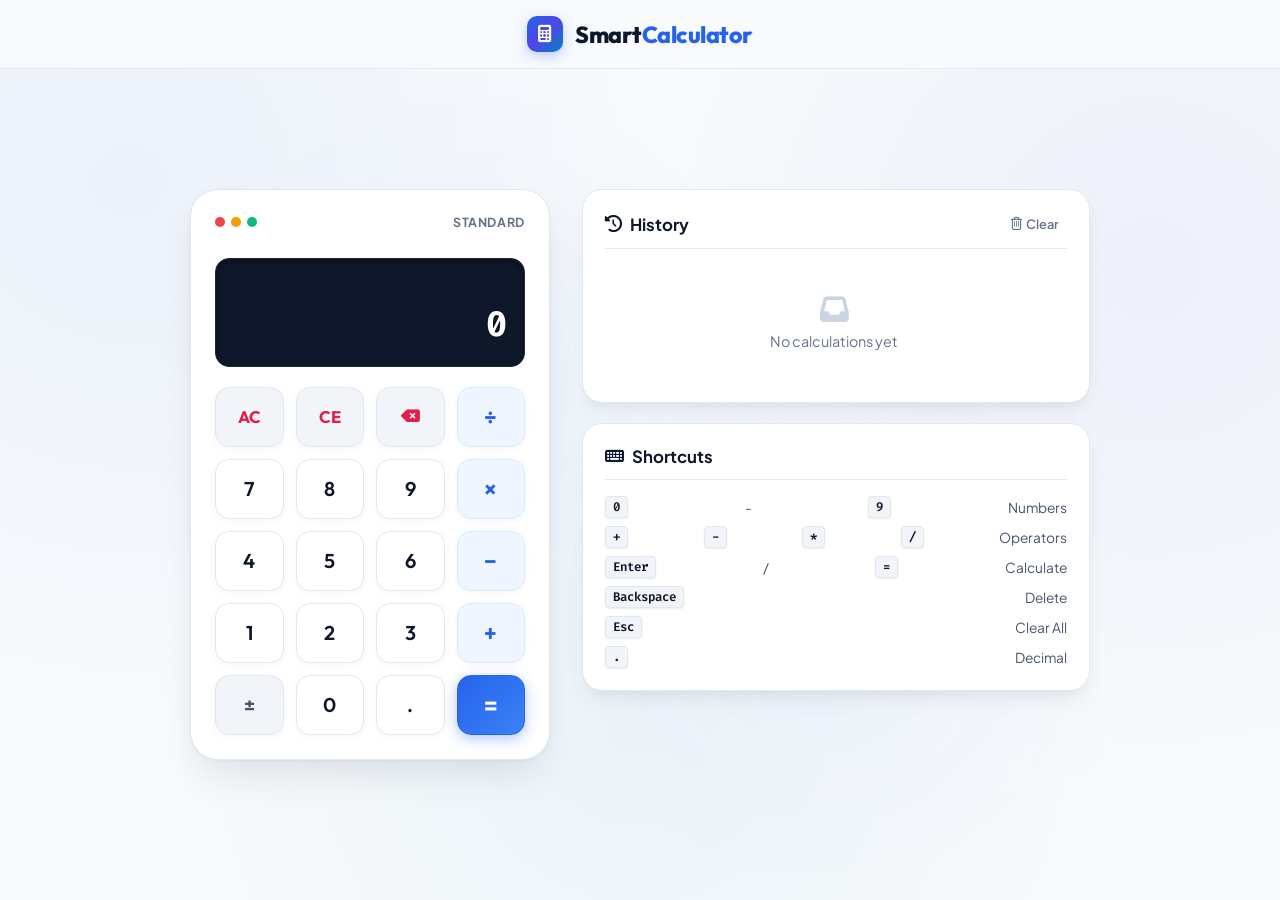
<file: calculator/index.html>
<!DOCTYPE html>
<html lang="en">
<head>
  <meta charset="UTF-8">
  <meta name="viewport" content="width=device-width, initial-scale=1.0">
  <meta name="description" content="Interactive Web Calculator built with HTML5, CSS Grid, and JavaScript. Perform standard arithmetic with full keyboard and history support.">
  <title>Smart Calculator</title>

  <!-- Favicon -->
  <link rel="icon" href="data:image/svg+xml,<svg xmlns='http://www.w3.org/2000/svg' viewBox='0 0 100 100'><text y='.9em' font-size='90'>🧮</text></svg>">

  <!-- Google Fonts -->
  <link rel="preconnect" href="https://fonts.googleapis.com">
  <link rel="preconnect" href="https://fonts.gstatic.com" crossorigin>
  <link href="https://fonts.googleapis.com/css2?family=Fira+Code:wght@400;500;600&family=Outfit:wght@400;500;600;700;800&family=Plus+Jakarta+Sans:wght@400;500;600;700&display=swap" rel="stylesheet">

  <!-- Font Awesome Icons -->
  <link rel="stylesheet" href="https://cdnjs.cloudflare.com/ajax/libs/font-awesome/6.5.1/css/all.min.css">

  <!-- Stylesheet -->
  <link rel="stylesheet" href="style.css">
</head>
<body>

  <!-- App Header -->
  <header class="calc-header">
    <div class="calc-nav-container">
      <div class="calc-brand">
        <div class="brand-icon-box">
          <i class="fa-solid fa-calculator"></i>
        </div>
        <h1 class="brand-title">Smart<span>Calculator</span></h1>
      </div>
    </div>
  </header>

  <!-- Main Calculator Workspace -->
  <main class="calc-main-wrapper">
    <!-- Ambient Background Glows -->
    <div class="ambient-glow glow-1"></div>
    <div class="ambient-glow glow-2"></div>

    <div class="calc-layout-container">
      
      <!-- Calculator App Card -->
      <section class="calculator-card" aria-label="Interactive Calculator">
        
        <!-- Calculator Top Bar -->
        <div class="calc-card-header">
          <div class="header-dots">
            <span class="dot dot-red"></span>
            <span class="dot dot-yellow"></span>
            <span class="dot dot-green"></span>
          </div>
          <span class="calc-mode-label">Standard</span>
          <button type="button" class="btn-history-toggle" id="history-toggle-btn" title="Toggle Calculation History" aria-label="Toggle history panel">
            <i class="fa-solid fa-clock-rotate-left"></i>
          </button>
        </div>

        <!-- Display Screen -->
        <div class="calc-screen" id="calc-screen">
          <div class="calc-history-expression" id="calc-expression" aria-live="polite"></div>
          <div class="calc-current-value" id="calc-display" aria-live="polite">0</div>
        </div>

        <!-- Keypad (CSS Grid) -->
        <div class="calc-keypad" id="calc-keypad">
          <!-- Row 1 -->
          <button type="button" class="calc-btn btn-action" data-action="all-clear" title="All Clear (Escape)" id="btn-ac">AC</button>
          <button type="button" class="calc-btn btn-action" data-action="clear-entry" title="Clear Entry" id="btn-ce">CE</button>
          <button type="button" class="calc-btn btn-action" data-action="backspace" title="Backspace (Backspace)" id="btn-backspace">
            <i class="fa-solid fa-delete-left"></i>
          </button>
          <button type="button" class="calc-btn btn-operator" data-action="divide" data-symbol="÷" title="Divide (/)" id="btn-divide">÷</button>

          <!-- Row 2 -->
          <button type="button" class="calc-btn btn-number" data-number="7" id="btn-7">7</button>
          <button type="button" class="calc-btn btn-number" data-number="8" id="btn-8">8</button>
          <button type="button" class="calc-btn btn-number" data-number="9" id="btn-9">9</button>
          <button type="button" class="calc-btn btn-operator" data-action="multiply" data-symbol="×" title="Multiply (*)" id="btn-multiply">×</button>

          <!-- Row 3 -->
          <button type="button" class="calc-btn btn-number" data-number="4" id="btn-4">4</button>
          <button type="button" class="calc-btn btn-number" data-number="5" id="btn-5">5</button>
          <button type="button" class="calc-btn btn-number" data-number="6" id="btn-6">6</button>
          <button type="button" class="calc-btn btn-operator" data-action="subtract" data-symbol="-" title="Subtract (-)" id="btn-subtract">−</button>

          <!-- Row 4 -->
          <button type="button" class="calc-btn btn-number" data-number="1" id="btn-1">1</button>
          <button type="button" class="calc-btn btn-number" data-number="2" id="btn-2">2</button>
          <button type="button" class="calc-btn btn-number" data-number="3" id="btn-3">3</button>
          <button type="button" class="calc-btn btn-operator" data-action="add" data-symbol="+" title="Add (+)" id="btn-add">+</button>

          <!-- Row 5 -->
          <button type="button" class="calc-btn btn-function" data-action="negate" title="Negate (±)" id="btn-negate">±</button>
          <button type="button" class="calc-btn btn-number" data-number="0" id="btn-0">0</button>
          <button type="button" class="calc-btn btn-number" data-action="decimal" id="btn-decimal">.</button>
          <button type="button" class="calc-btn btn-equals" data-action="calculate" title="Calculate (Enter)" id="btn-equals">=</button>
        </div>
      </section>

      <!-- Calculation History & Info Panel -->
      <aside class="calc-side-panel" id="calc-side-panel">
        
        <!-- History Box -->
        <div class="side-card history-card">
          <div class="side-card-header">
            <h3><i class="fa-solid fa-clock-rotate-left"></i> History</h3>
            <button type="button" class="btn-clear-history" id="clear-history-btn" title="Clear History">
              <i class="fa-regular fa-trash-can"></i> Clear
            </button>
          </div>
          <div class="history-list" id="history-list">
            <div class="history-empty" id="history-empty">
              <i class="fa-solid fa-inbox"></i>
              <span>No calculations yet</span>
            </div>
          </div>
        </div>

        <!-- Keyboard Shortcuts Reference -->
        <div class="side-card shortcuts-card">
          <div class="side-card-header">
            <h3><i class="fa-solid fa-keyboard"></i> Shortcuts</h3>
          </div>
          <ul class="shortcuts-list">
            <li><kbd>0</kbd> - <kbd>9</kbd> <span>Numbers</span></li>
            <li><kbd>+</kbd> <kbd>-</kbd> <kbd>*</kbd> <kbd>/</kbd> <span>Operators</span></li>
            <li><kbd>Enter</kbd> / <kbd>=</kbd> <span>Calculate</span></li>
            <li><kbd>Backspace</kbd> <span>Delete</span></li>
            <li><kbd>Esc</kbd> <span>Clear All</span></li>
            <li><kbd>.</kbd> <span>Decimal</span></li>
          </ul>
        </div>
      </aside>

    </div>
  </main>

  <!-- Script -->
  <script src="script.js"></script>
</body>
</html>
</file>
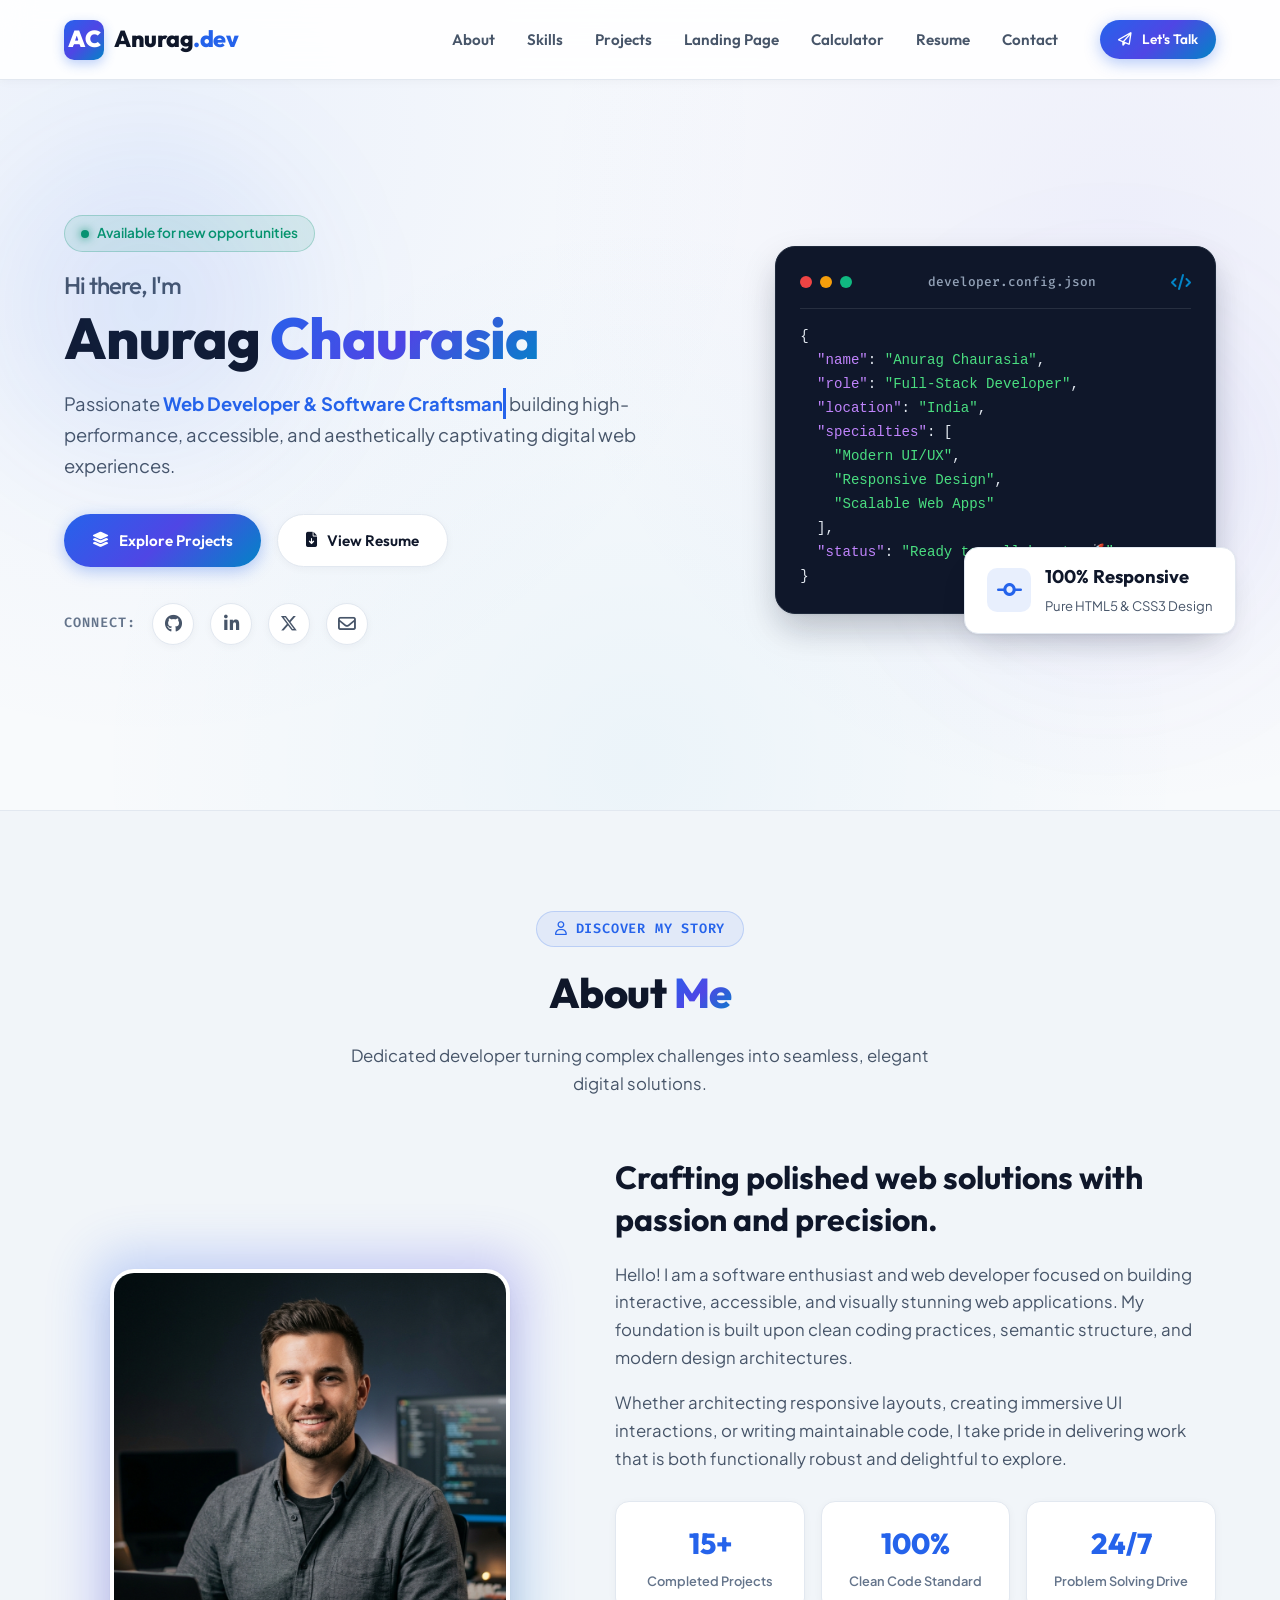
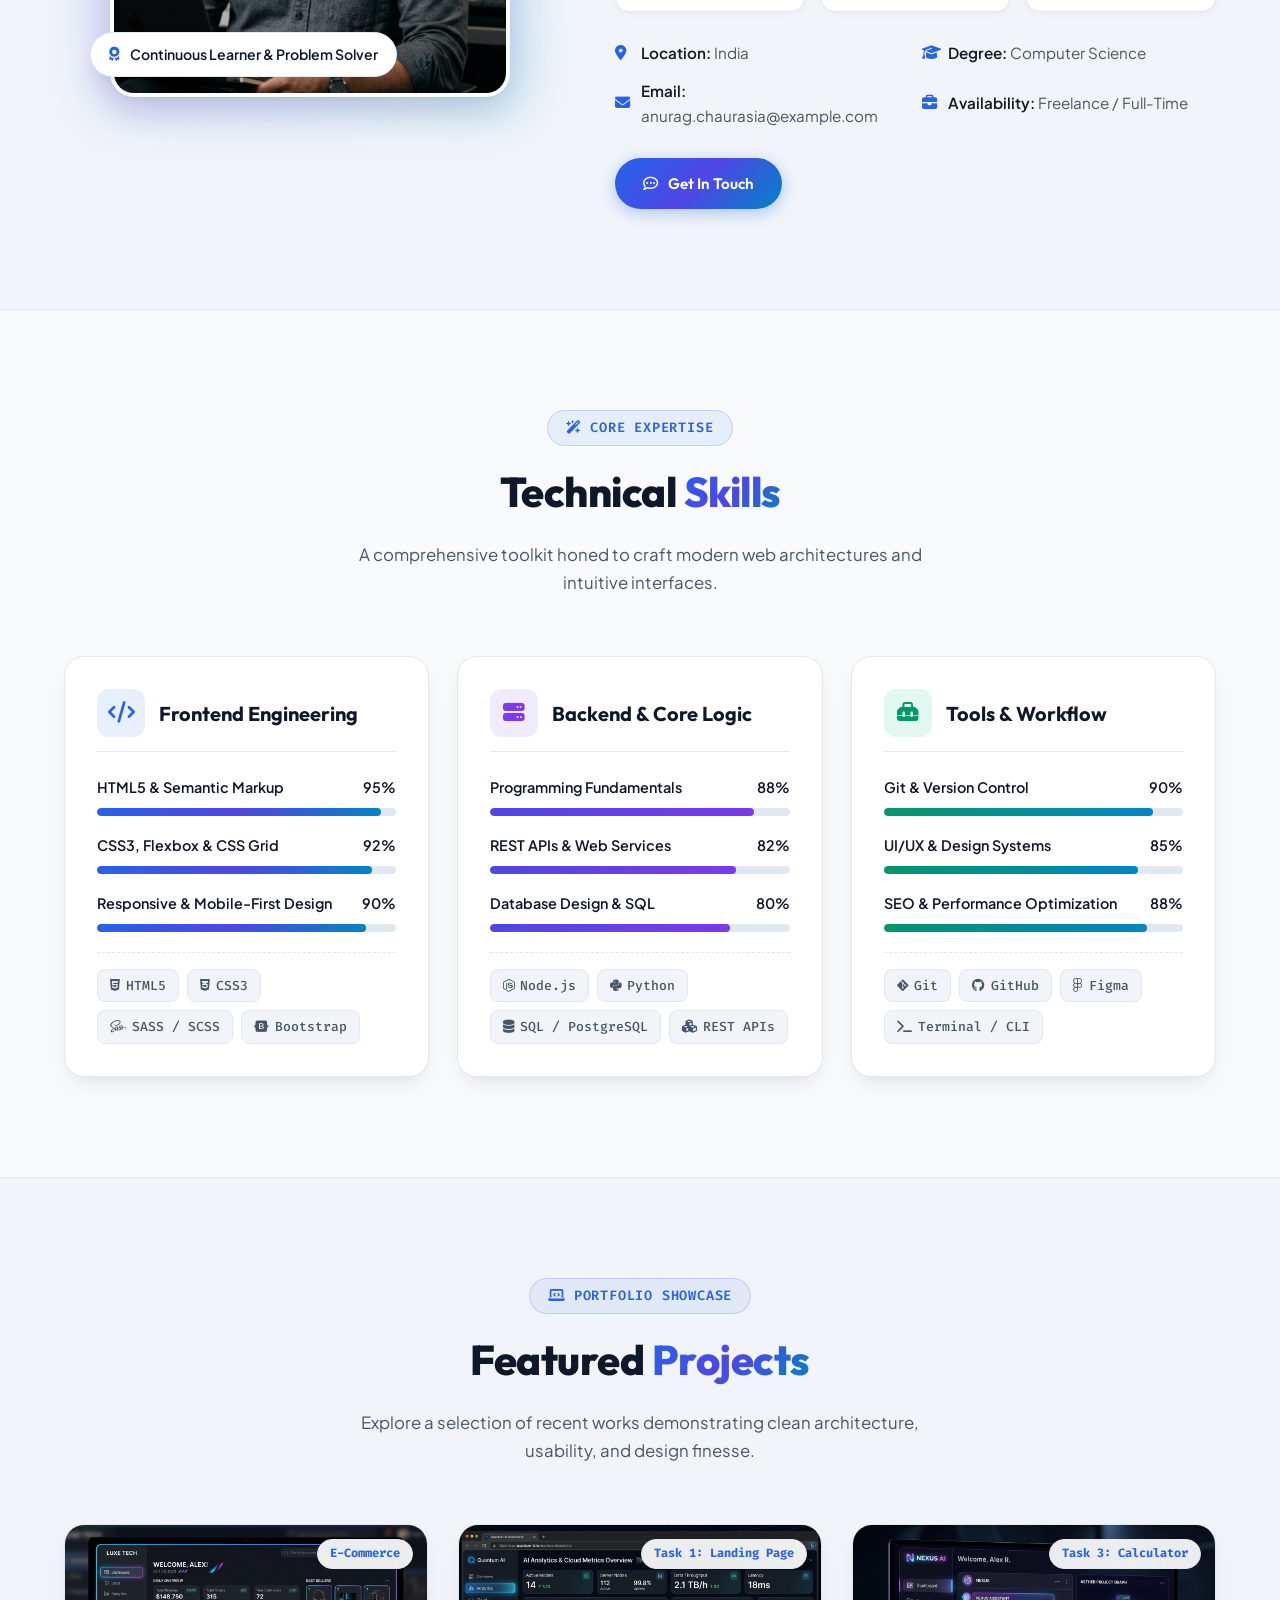
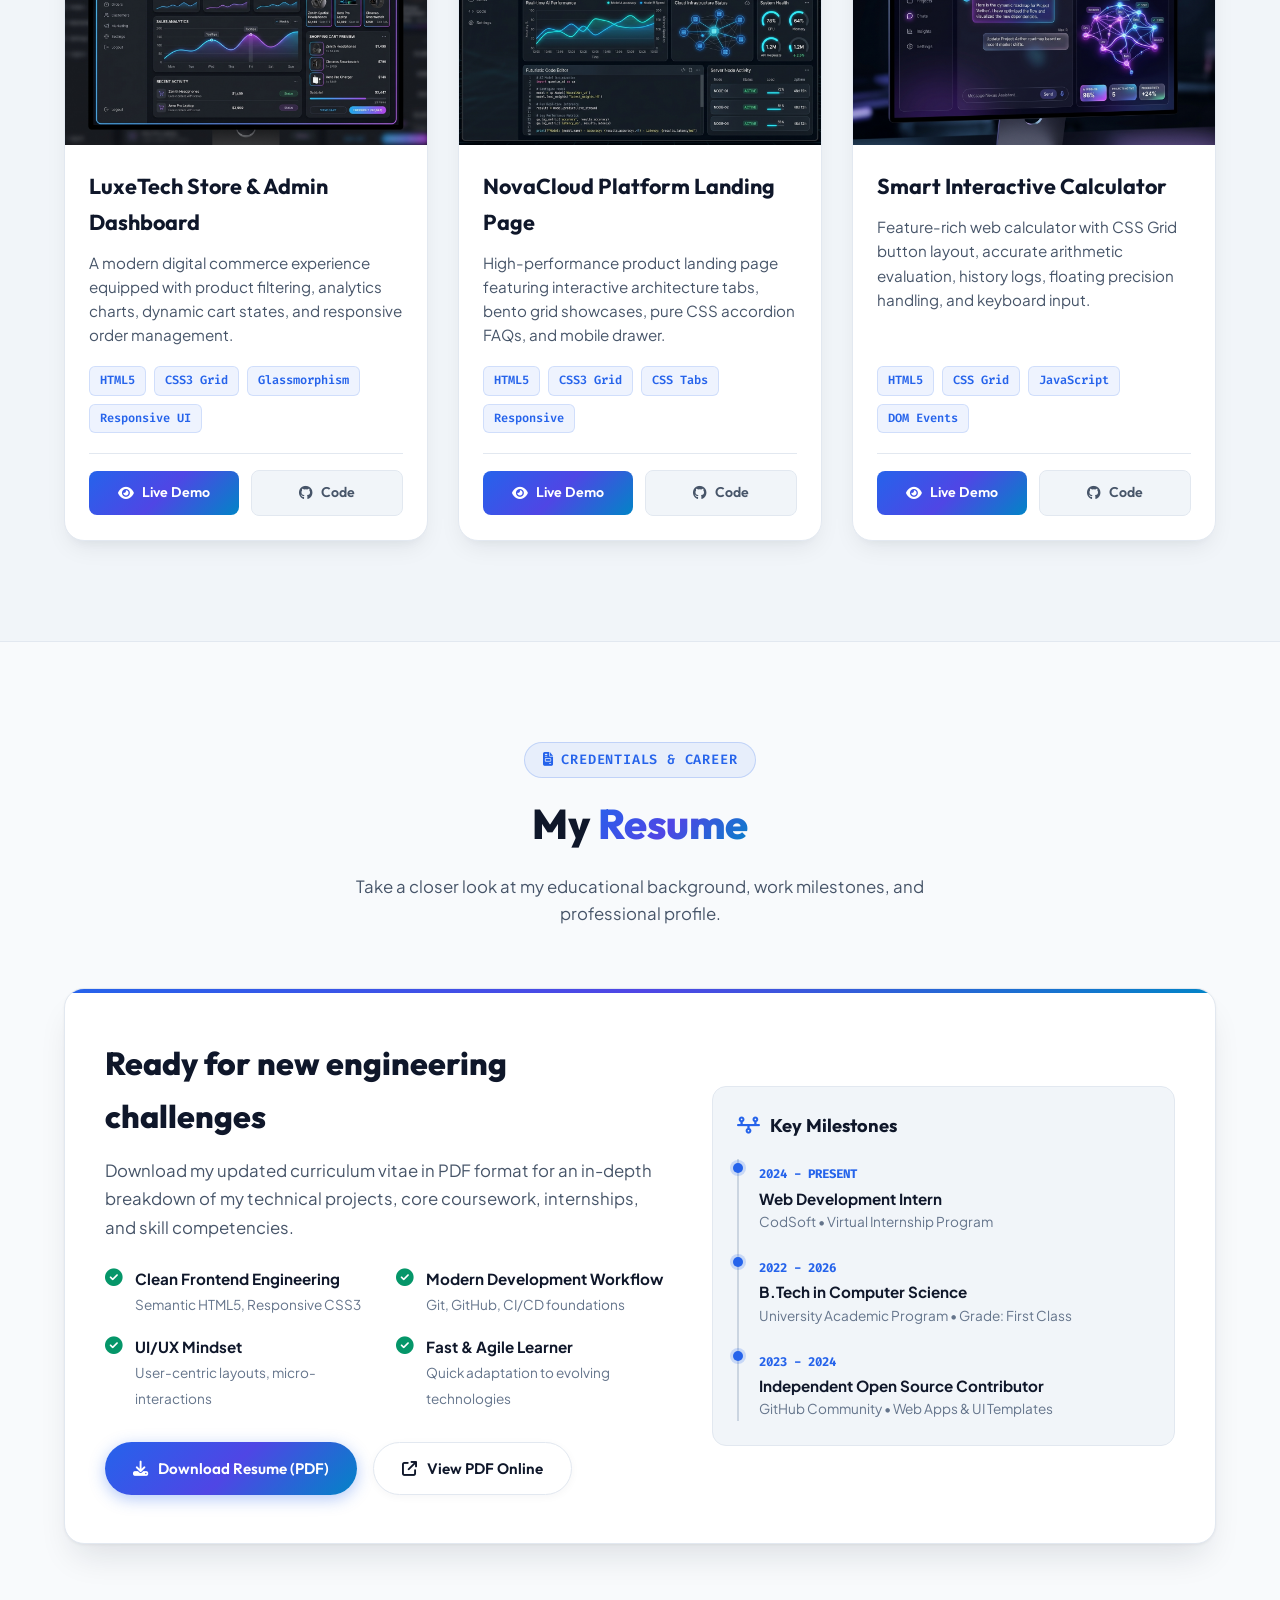
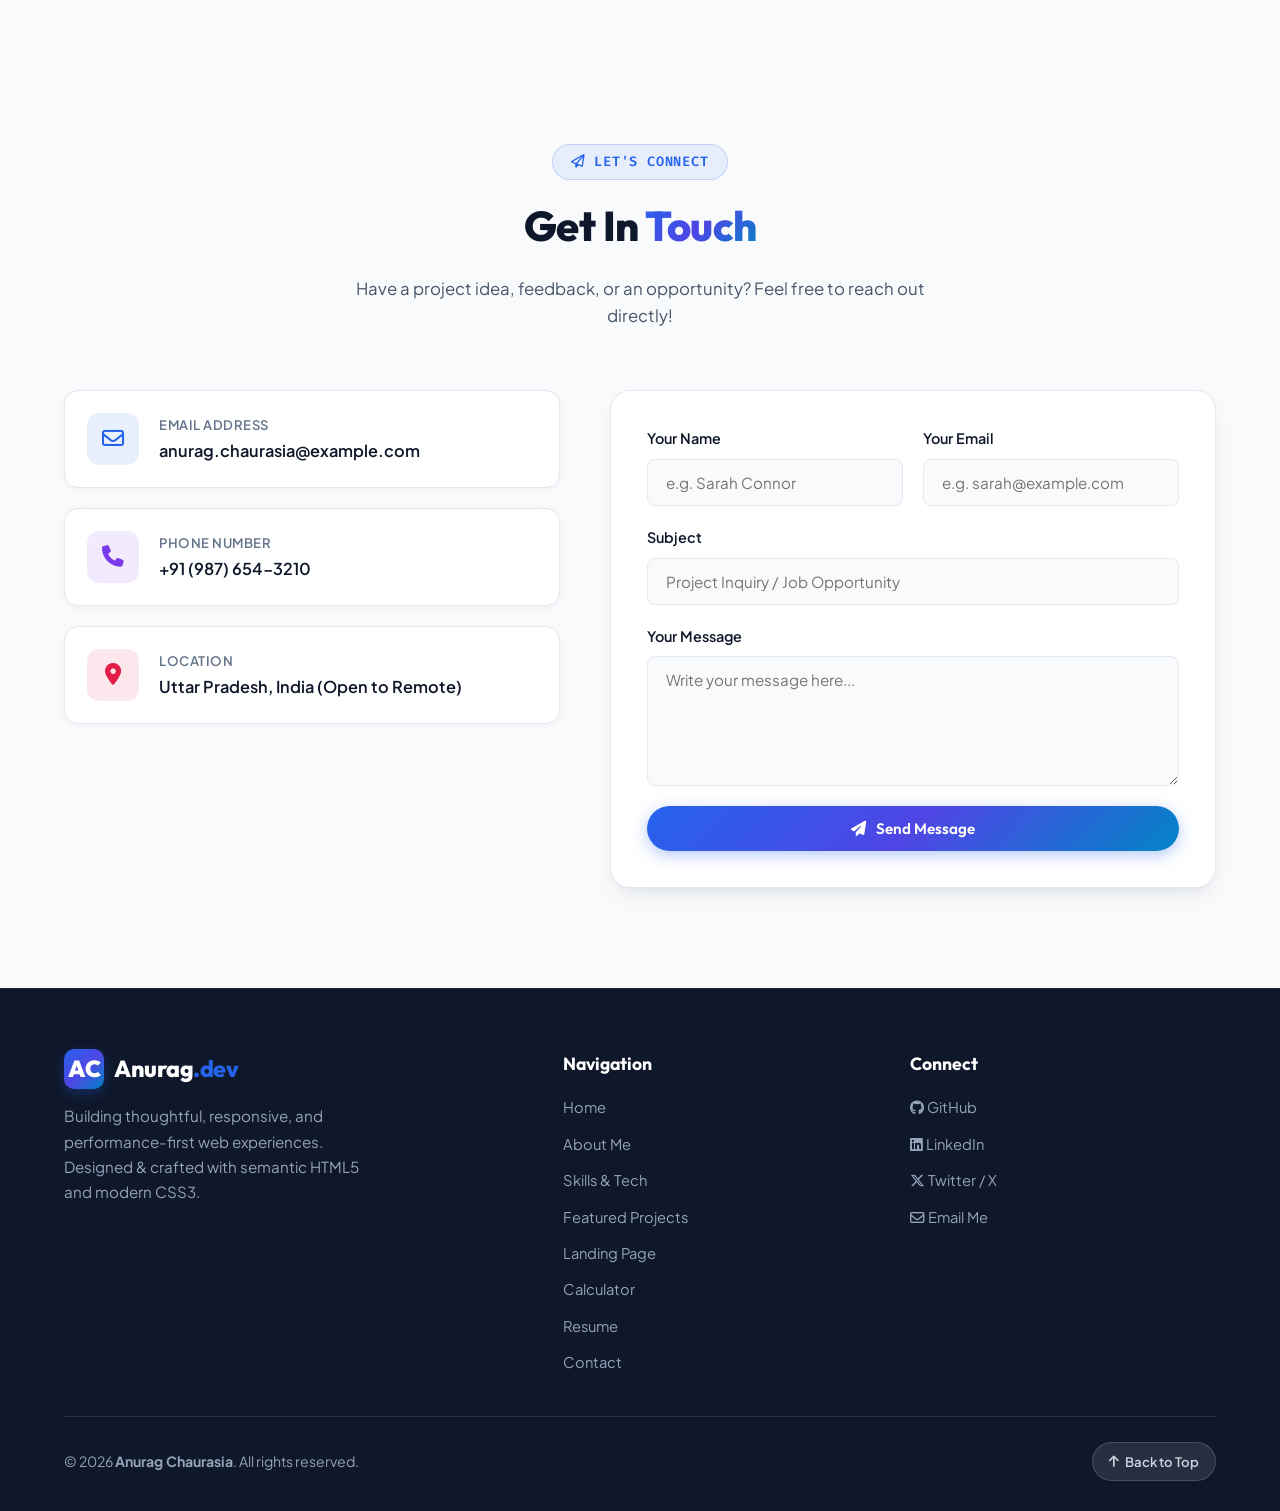
<file: portfolio/index.html>
<!DOCTYPE html>
<html lang="en">
<head>
  <meta charset="UTF-8">
  <meta name="viewport" content="width=device-width, initial-scale=1.0">
  <meta name="description" content="Anurag Chaurasia - Full-Stack Developer & UI/UX Specialist Portfolio. Explore featured projects, core technical skills, and resume.">
  <title>Anurag Chaurasia | Developer & Designer Portfolio</title>
  
  <!-- Favicon -->
  <link rel="icon" href="data:image/svg+xml,<svg xmlns='http://www.w3.org/2000/svg' viewBox='0 0 100 100'><text y='.9em' font-size='90'>🚀</text></svg>">

  <!-- Font Awesome Icons -->
  <link rel="stylesheet" href="https://cdnjs.cloudflare.com/ajax/libs/font-awesome/6.5.1/css/all.min.css">

  <!-- Core Stylesheet (Pure CSS) -->
  <link rel="stylesheet" href="style.css">
</head>
<body id="top">

  <!-- ==========================================================================
       HEADER & NAVIGATION
       ========================================================================== -->
  <header class="header" id="header">
    <div class="container">
      <!-- Brand Logo -->
      <a href="#top" class="logo" id="brand-logo" aria-label="Anurag Chaurasia Homepage">
        <div class="logo-badge">AC</div>
        <span class="logo-text">Anurag<span>.dev</span></span>
      </a>

      <!-- Pure CSS Mobile Hamburger Menu Toggle -->
      <input type="checkbox" id="menu-toggle" class="menu-toggle-input" aria-label="Toggle navigation menu">
      <label for="menu-toggle" class="menu-toggle-btn" aria-label="Open menu">
        <span></span>
        <span></span>
        <span></span>
      </label>

      <!-- Navigation Links -->
      <nav class="nav-menu" id="main-nav">
        <a href="#about" class="nav-link" id="nav-about">About</a>
        <a href="#skills" class="nav-link" id="nav-skills">Skills</a>
        <a href="#projects" class="nav-link" id="nav-projects">Projects</a>
        <a href="../landing page/landing.html" class="nav-link" id="nav-landing">Landing Page</a>
        <a href="../calculator/index.html" class="nav-link" id="nav-calculator">Calculator</a>
        <a href="#resume" class="nav-link" id="nav-resume">Resume</a>
        <a href="#contact" class="nav-link" id="nav-contact">Contact</a>
        <a href="#contact" class="btn btn-primary btn-sm nav-cta-btn" id="nav-hire-btn">
          <i class="fa-regular fa-paper-plane"></i> Let's Talk
        </a>
      </nav>
    </div>
  </header>

  <!-- ==========================================================================
       HERO / INTRODUCTION SECTION
       ========================================================================== -->
  <section class="hero-section" id="hero">
    <!-- Ambient Lighting Orbs -->
    <div class="hero-glow-1"></div>
    <div class="hero-glow-2"></div>

    <div class="container hero-grid">
      <!-- Left Column: Hero Copy & CTA -->
      <div class="hero-content">
        <div class="hero-badge-live">
          <span class="pulse-dot"></span>
          <span>Available for new opportunities</span>
        </div>

        <h1 class="hero-title">
          <span class="hero-greeting">Hi there, I'm</span>
          Anurag <span class="gradient-text">Chaurasia</span>
        </h1>

        <p class="hero-tagline">
          Passionate <strong class="typing-wrapper">Web Developer & Software Craftsman</strong> building high-performance, accessible, and aesthetically captivating digital web experiences.
        </p>

        <!-- CTA Buttons -->
        <div class="hero-cta-group">
          <a href="#projects" class="btn btn-primary" id="hero-projects-btn">
            <i class="fa-solid fa-layer-group"></i> Explore Projects
          </a>
          <a href="#resume" class="btn btn-outline" id="hero-resume-btn">
            <i class="fa-solid fa-file-arrow-down"></i> View Resume
          </a>
        </div>

        <!-- Social Channels -->
        <div class="hero-socials">
          <span class="hero-socials-label">Connect:</span>
          <a href="https://github.com/anuragchaurasia143" target="_blank" rel="noopener noreferrer" class="social-icon-link" aria-label="GitHub Profile" id="social-github">
            <i class="fa-brands fa-github"></i>
          </a>
          <a href="https://linkedin.com" target="_blank" rel="noopener noreferrer" class="social-icon-link" aria-label="LinkedIn Profile" id="social-linkedin">
            <i class="fa-brands fa-linkedin-in"></i>
          </a>
          <a href="https://twitter.com" target="_blank" rel="noopener noreferrer" class="social-icon-link" aria-label="Twitter / X Profile" id="social-twitter">
            <i class="fa-brands fa-x-twitter"></i>
          </a>
          <a href="mailto:anurag.chaurasia@example.com" class="social-icon-link" aria-label="Send Email" id="social-email">
            <i class="fa-regular fa-envelope"></i>
          </a>
        </div>
      </div>

      <!-- Right Column: Interactive Code Snapshot Card -->
      <div class="hero-visual">
        <div class="hero-code-card">
          <div class="code-card-header">
            <div class="code-dots">
              <span></span><span></span><span></span>
            </div>
            <span class="code-file-name">developer.config.json</span>
            <i class="fa-solid fa-code" style="color: var(--accent-cyan);"></i>
          </div>
          <div class="code-card-body">
            <pre><code>{
  <span class="code-prop">"name"</span>: <span class="code-string">"Anurag Chaurasia"</span>,
  <span class="code-prop">"role"</span>: <span class="code-string">"Full-Stack Developer"</span>,
  <span class="code-prop">"location"</span>: <span class="code-string">"India"</span>,
  <span class="code-prop">"specialties"</span>: [
    <span class="code-string">"Modern UI/UX"</span>,
    <span class="code-string">"Responsive Design"</span>,
    <span class="code-string">"Scalable Web Apps"</span>
  ],
  <span class="code-prop">"status"</span>: <span class="code-string">"Ready to collaborate 🚀"</span>
}</code></pre>
          </div>
        </div>

        <!-- Floating Stat Badge -->
        <div class="hero-floating-stat">
          <div class="stat-icon-wrap">
            <i class="fa-solid fa-code-commit"></i>
          </div>
          <div class="stat-info-text">
            <strong>100% Responsive</strong>
            <span>Pure HTML5 & CSS3 Design</span>
          </div>
        </div>
      </div>
    </div>
  </section>

  <!-- ==========================================================================
       ABOUT SECTION
       ========================================================================== -->
  <section class="section about-section" id="about">
    <div class="container">
      <div class="section-header">
        <span class="section-tag"><i class="fa-regular fa-user"></i> Discover My Story</span>
        <h2 class="section-title">About <span class="gradient-text">Me</span></h2>
        <p class="section-subtitle">Dedicated developer turning complex challenges into seamless, elegant digital solutions.</p>
      </div>

      <div class="about-grid">
        <!-- Profile Picture Presentation -->
        <div class="about-image-wrapper">
          <div class="about-image-glow"></div>
          <div class="about-image-frame">
            <img src="../assets/images/profile.jpg" alt="Anurag Chaurasia - Portrait" id="profile-img">
          </div>
          <div class="about-floating-chip">
            <i class="fa-solid fa-award"></i>
            <span>Continuous Learner & Problem Solver</span>
          </div>
        </div>

        <!-- Bio & Experience Summary -->
        <div class="about-text-content">
          <h3 class="about-heading">Crafting polished web solutions with passion and precision.</h3>
          
          <p class="about-bio">
            Hello! I am a software enthusiast and web developer focused on building interactive, accessible, and visually stunning web applications. My foundation is built upon clean coding practices, semantic structure, and modern design architectures.
          </p>
          <p class="about-bio">
            Whether architecting responsive layouts, creating immersive UI interactions, or writing maintainable code, I take pride in delivering work that is both functionally robust and delightful to explore.
          </p>

          <!-- Key Metrics -->
          <div class="about-highlights-grid">
            <div class="highlight-box">
              <span class="highlight-num">15+</span>
              <span class="highlight-label">Completed Projects</span>
            </div>
            <div class="highlight-box">
              <span class="highlight-num">100%</span>
              <span class="highlight-label">Clean Code Standard</span>
            </div>
            <div class="highlight-box">
              <span class="highlight-num">24/7</span>
              <span class="highlight-label">Problem Solving Drive</span>
            </div>
          </div>

          <!-- Quick Info List -->
          <ul class="about-info-list">
            <li class="about-info-item">
              <i class="fa-solid fa-location-dot"></i>
              <span><strong>Location:</strong> India</span>
            </li>
            <li class="about-info-item">
              <i class="fa-solid fa-graduation-cap"></i>
              <span><strong>Degree:</strong> Computer Science</span>
            </li>
            <li class="about-info-item">
              <i class="fa-solid fa-envelope"></i>
              <span><strong>Email:</strong> anurag.chaurasia@example.com</span>
            </li>
            <li class="about-info-item">
              <i class="fa-solid fa-briefcase"></i>
              <span><strong>Availability:</strong> Freelance / Full-Time</span>
            </li>
          </ul>

          <a href="#contact" class="btn btn-primary" id="about-contact-btn">
            <i class="fa-regular fa-comment-dots"></i> Get In Touch
          </a>
        </div>
      </div>
    </div>
  </section>

  <!-- ==========================================================================
       SKILLS SECTION
       ========================================================================== -->
  <section class="section skills-section" id="skills">
    <div class="container">
      <div class="section-header">
        <span class="section-tag"><i class="fa-solid fa-wand-magic-sparkles"></i> Core Expertise</span>
        <h2 class="section-title">Technical <span class="gradient-text">Skills</span></h2>
        <p class="section-subtitle">A comprehensive toolkit honed to craft modern web architectures and intuitive interfaces.</p>
      </div>

      <div class="skills-container-grid">
        <!-- Frontend Card -->
        <div class="glass-card skill-category-card" id="skill-card-frontend">
          <div class="skill-category-header">
            <div class="skill-cat-icon">
              <i class="fa-solid fa-code"></i>
            </div>
            <h3>Frontend Engineering</h3>
          </div>

          <div class="skills-list">
            <div class="skill-item">
              <div class="skill-item-info">
                <span>HTML5 & Semantic Markup</span>
                <span>95%</span>
              </div>
              <div class="skill-progress-track">
                <div class="skill-progress-bar" style="width: 95%;"></div>
              </div>
            </div>

            <div class="skill-item">
              <div class="skill-item-info">
                <span>CSS3, Flexbox & CSS Grid</span>
                <span>92%</span>
              </div>
              <div class="skill-progress-track">
                <div class="skill-progress-bar" style="width: 92%;"></div>
              </div>
            </div>

            <div class="skill-item">
              <div class="skill-item-info">
                <span>Responsive & Mobile-First Design</span>
                <span>90%</span>
              </div>
              <div class="skill-progress-track">
                <div class="skill-progress-bar" style="width: 90%;"></div>
              </div>
            </div>
          </div>

          <div class="skill-tags-wrapper">
            <span class="skill-tag"><i class="fa-brands fa-html5"></i> HTML5</span>
            <span class="skill-tag"><i class="fa-brands fa-css3-alt"></i> CSS3</span>
            <span class="skill-tag"><i class="fa-brands fa-sass"></i> SASS / SCSS</span>
            <span class="skill-tag"><i class="fa-brands fa-bootstrap"></i> Bootstrap</span>
          </div>
        </div>

        <!-- Backend & Logic Card -->
        <div class="glass-card skill-category-card" id="skill-card-backend">
          <div class="skill-category-header">
            <div class="skill-cat-icon" style="background: rgba(139, 92, 246, 0.12); color: var(--accent-purple);">
              <i class="fa-solid fa-server"></i>
            </div>
            <h3>Backend & Core Logic</h3>
          </div>

          <div class="skills-list">
            <div class="skill-item">
              <div class="skill-item-info">
                <span>Programming Fundamentals</span>
                <span>88%</span>
              </div>
              <div class="skill-progress-track">
                <div class="skill-progress-bar purple" style="width: 88%;"></div>
              </div>
            </div>

            <div class="skill-item">
              <div class="skill-item-info">
                <span>REST APIs & Web Services</span>
                <span>82%</span>
              </div>
              <div class="skill-progress-track">
                <div class="skill-progress-bar purple" style="width: 82%;"></div>
              </div>
            </div>

            <div class="skill-item">
              <div class="skill-item-info">
                <span>Database Design & SQL</span>
                <span>80%</span>
              </div>
              <div class="skill-progress-track">
                <div class="skill-progress-bar purple" style="width: 80%;"></div>
              </div>
            </div>
          </div>

          <div class="skill-tags-wrapper">
            <span class="skill-tag"><i class="fa-brands fa-node-js"></i> Node.js</span>
            <span class="skill-tag"><i class="fa-brands fa-python"></i> Python</span>
            <span class="skill-tag"><i class="fa-solid fa-database"></i> SQL / PostgreSQL</span>
            <span class="skill-tag"><i class="fa-solid fa-cubes"></i> REST APIs</span>
          </div>
        </div>

        <!-- Tools & Workflow Card -->
        <div class="glass-card skill-category-card" id="skill-card-tools">
          <div class="skill-category-header">
            <div class="skill-cat-icon" style="background: rgba(16, 185, 129, 0.12); color: var(--accent-emerald);">
              <i class="fa-solid fa-toolbox"></i>
            </div>
            <h3>Tools & Workflow</h3>
          </div>

          <div class="skills-list">
            <div class="skill-item">
              <div class="skill-item-info">
                <span>Git & Version Control</span>
                <span>90%</span>
              </div>
              <div class="skill-progress-track">
                <div class="skill-progress-bar emerald" style="width: 90%;"></div>
              </div>
            </div>

            <div class="skill-item">
              <div class="skill-item-info">
                <span>UI/UX & Design Systems</span>
                <span>85%</span>
              </div>
              <div class="skill-progress-track">
                <div class="skill-progress-bar emerald" style="width: 85%;"></div>
              </div>
            </div>

            <div class="skill-item">
              <div class="skill-item-info">
                <span>SEO & Performance Optimization</span>
                <span>88%</span>
              </div>
              <div class="skill-progress-track">
                <div class="skill-progress-bar emerald" style="width: 88%;"></div>
              </div>
            </div>
          </div>

          <div class="skill-tags-wrapper">
            <span class="skill-tag"><i class="fa-brands fa-git-alt"></i> Git</span>
            <span class="skill-tag"><i class="fa-brands fa-github"></i> GitHub</span>
            <span class="skill-tag"><i class="fa-brands fa-figma"></i> Figma</span>
            <span class="skill-tag"><i class="fa-solid fa-terminal"></i> Terminal / CLI</span>
          </div>
        </div>
      </div>
    </div>
  </section>

  <!-- ==========================================================================
       PROJECTS SECTION
       ========================================================================== -->
  <section class="section projects-section" id="projects">
    <div class="container">
      <div class="section-header">
        <span class="section-tag"><i class="fa-solid fa-laptop-code"></i> Portfolio Showcase</span>
        <h2 class="section-title">Featured <span class="gradient-text">Projects</span></h2>
        <p class="section-subtitle">Explore a selection of recent works demonstrating clean architecture, usability, and design finesse.</p>
      </div>

      <div class="projects-grid">
        <!-- Project 1: LuxeTech E-Commerce -->
        <div class="glass-card project-card" id="project-card-1">
          <div class="project-image-box">
            <img src="../assets/images/project1.jpg" alt="LuxeTech E-Commerce Platform UI">
            <span class="project-category-badge">E-Commerce</span>
            <div class="project-overlay">
              <span style="color: #fff; font-size: 0.85rem; font-weight: 500;">
                <i class="fa-solid fa-arrow-up-right-from-square"></i> Full-featured Dashboard UI
              </span>
            </div>
          </div>

          <div class="project-content">
            <h3 class="project-title">LuxeTech Store & Admin Dashboard</h3>
            <p class="project-desc">
              A modern digital commerce experience equipped with product filtering, analytics charts, dynamic cart states, and responsive order management.
            </p>

            <div class="project-tech-tags">
              <span class="tech-pill">HTML5</span>
              <span class="tech-pill">CSS3 Grid</span>
              <span class="tech-pill">Glassmorphism</span>
              <span class="tech-pill">Responsive UI</span>
            </div>

            <div class="project-links-row">
              <a href="#projects" class="project-link-btn project-link-primary">
                <i class="fa-solid fa-eye"></i> Live Demo
              </a>
              <a href="https://github.com/anuragchaurasia143" target="_blank" rel="noopener noreferrer" class="project-link-btn project-link-secondary">
                <i class="fa-brands fa-github"></i> Code
              </a>
            </div>
          </div>
        </div>

        <!-- Project 2: NovaCloud Landing Page -->
        <div class="glass-card project-card" id="project-card-2">
          <div class="project-image-box">
            <img src="../assets/images/landing-preview.jpg" alt="NovaCloud Platform Landing Page">
            <span class="project-category-badge">Task 1: Landing Page</span>
            <div class="project-overlay">
              <span style="color: #fff; font-size: 0.85rem; font-weight: 500;">
                <i class="fa-solid fa-arrow-up-right-from-square"></i> Pure HTML5 & CSS3
              </span>
            </div>
          </div>

          <div class="project-content">
            <h3 class="project-title">NovaCloud Platform Landing Page</h3>
            <p class="project-desc">
              High-performance product landing page featuring interactive architecture tabs, bento grid showcases, pure CSS accordion FAQs, and mobile drawer.
            </p>

            <div class="project-tech-tags">
              <span class="tech-pill">HTML5</span>
              <span class="tech-pill">CSS3 Grid</span>
              <span class="tech-pill">CSS Tabs</span>
              <span class="tech-pill">Responsive</span>
            </div>

            <div class="project-links-row">
              <a href="../landing page/landing.html" class="project-link-btn project-link-primary">
                <i class="fa-solid fa-eye"></i> Live Demo
              </a>
              <a href="https://github.com/anuragchaurasia143" target="_blank" rel="noopener noreferrer" class="project-link-btn project-link-secondary">
                <i class="fa-brands fa-github"></i> Code
              </a>
            </div>
          </div>
        </div>

        <!-- Project 3: Smart Calculator -->
        <div class="glass-card project-card" id="project-card-3">
          <div class="project-image-box">
            <img src="../assets/images/project2.jpg" alt="Smart Web Calculator">
            <span class="project-category-badge">Task 3: Calculator</span>
            <div class="project-overlay">
              <span style="color: #fff; font-size: 0.85rem; font-weight: 500;">
                <i class="fa-solid fa-arrow-up-right-from-square"></i> JS & CSS Grid Engine
              </span>
            </div>
          </div>

          <div class="project-content">
            <h3 class="project-title">Smart Interactive Calculator</h3>
            <p class="project-desc">
              Feature-rich web calculator with CSS Grid button layout, accurate arithmetic evaluation, history logs, floating precision handling, and keyboard input.
            </p>

            <div class="project-tech-tags">
              <span class="tech-pill">HTML5</span>
              <span class="tech-pill">CSS Grid</span>
              <span class="tech-pill">JavaScript</span>
              <span class="tech-pill">DOM Events</span>
            </div>

            <div class="project-links-row">
              <a href="../calculator/index.html" class="project-link-btn project-link-primary">
                <i class="fa-solid fa-eye"></i> Live Demo
              </a>
              <a href="https://github.com/anuragchaurasia143" target="_blank" rel="noopener noreferrer" class="project-link-btn project-link-secondary">
                <i class="fa-brands fa-github"></i> Code
              </a>
            </div>
          </div>
        </div>
      </div>
    </div>
  </section>

  <!-- ==========================================================================
       RESUME SECTION
       ========================================================================== -->
  <section class="section resume-section" id="resume">
    <div class="container">
      <div class="section-header">
        <span class="section-tag"><i class="fa-solid fa-file-invoice"></i> Credentials & Career</span>
        <h2 class="section-title">My <span class="gradient-text">Resume</span></h2>
        <p class="section-subtitle">Take a closer look at my educational background, work milestones, and professional profile.</p>
      </div>

      <div class="resume-card-showcase">
        <div class="resume-main-layout">
          <!-- Left Column: Summary & Download Button -->
          <div class="resume-summary-content">
            <h3>Ready for new engineering challenges</h3>
            <p>
              Download my updated curriculum vitae in PDF format for an in-depth breakdown of my technical projects, core coursework, internships, and skill competencies.
            </p>

            <div class="resume-features-grid">
              <div class="resume-feature-item">
                <i class="fa-solid fa-circle-check"></i>
                <div class="resume-feature-text">
                  <strong>Clean Frontend Engineering</strong>
                  <span>Semantic HTML5, Responsive CSS3</span>
                </div>
              </div>

              <div class="resume-feature-item">
                <i class="fa-solid fa-circle-check"></i>
                <div class="resume-feature-text">
                  <strong>Modern Development Workflow</strong>
                  <span>Git, GitHub, CI/CD foundations</span>
                </div>
              </div>

              <div class="resume-feature-item">
                <i class="fa-solid fa-circle-check"></i>
                <div class="resume-feature-text">
                  <strong>UI/UX Mindset</strong>
                  <span>User-centric layouts, micro-interactions</span>
                </div>
              </div>

              <div class="resume-feature-item">
                <i class="fa-solid fa-circle-check"></i>
                <div class="resume-feature-text">
                  <strong>Fast & Agile Learner</strong>
                  <span>Quick adaptation to evolving technologies</span>
                </div>
              </div>
            </div>

            <!-- Resume Download & Actions -->
            <div class="resume-actions-group">
              <a href="../assets/resume.pdf" download="Anurag_Chaurasia_Resume.pdf" class="btn btn-primary" id="download-resume-btn">
                <i class="fa-solid fa-download"></i> Download Resume (PDF)
              </a>
              <a href="../assets/resume.pdf" target="_blank" rel="noopener noreferrer" class="btn btn-outline" id="view-resume-pdf-btn">
                <i class="fa-solid fa-arrow-up-right-from-square"></i> View PDF Online
              </a>
            </div>
          </div>

          <!-- Right Column: Timeline / Career Milestones -->
          <div class="resume-preview-box">
            <h4 class="resume-preview-title">
              <i class="fa-solid fa-timeline"></i> Key Milestones
            </h4>
            
            <div class="timeline-mini">
              <div class="timeline-item">
                <span class="timeline-year">2024 - Present</span>
                <p class="timeline-role">Web Development Intern</p>
                <p class="timeline-org">CodSoft • Virtual Internship Program</p>
              </div>

              <div class="timeline-item">
                <span class="timeline-year">2022 - 2026</span>
                <p class="timeline-role">B.Tech in Computer Science</p>
                <p class="timeline-org">University Academic Program • Grade: First Class</p>
              </div>

              <div class="timeline-item">
                <span class="timeline-year">2023 - 2024</span>
                <p class="timeline-role">Independent Open Source Contributor</p>
                <p class="timeline-org">GitHub Community • Web Apps & UI Templates</p>
              </div>
            </div>
          </div>
        </div>
      </div>
    </div>
  </section>

  <!-- ==========================================================================
       CONTACT SECTION
       ========================================================================== -->
  <section class="section contact-section" id="contact">
    <div class="container">
      <div class="section-header">
        <span class="section-tag"><i class="fa-regular fa-paper-plane"></i> Let's Connect</span>
        <h2 class="section-title">Get In <span class="gradient-text">Touch</span></h2>
        <p class="section-subtitle">Have a project idea, feedback, or an opportunity? Feel free to reach out directly!</p>
      </div>

      <div class="contact-grid">
        <!-- Left: Contact Details Cards -->
        <div class="contact-cards-column">
          <!-- Email Card -->
          <div class="contact-info-card" id="contact-card-email">
            <div class="contact-icon-box">
              <i class="fa-regular fa-envelope"></i>
            </div>
            <div class="contact-detail-text">
              <span>Email Address</span>
              <a href="mailto:anurag.chaurasia@example.com">anurag.chaurasia@example.com</a>
            </div>
          </div>

          <!-- Phone Card -->
          <div class="contact-info-card" id="contact-card-phone">
            <div class="contact-icon-box purple">
              <i class="fa-solid fa-phone"></i>
            </div>
            <div class="contact-detail-text">
              <span>Phone Number</span>
              <a href="tel:+919876543210">+91 (987) 654-3210</a>
            </div>
          </div>

          <!-- Location Card -->
          <div class="contact-info-card" id="contact-card-location">
            <div class="contact-icon-box pink">
              <i class="fa-solid fa-location-dot"></i>
            </div>
            <div class="contact-detail-text">
              <span>Location</span>
              <p>Uttar Pradesh, India (Open to Remote)</p>
            </div>
          </div>
        </div>

        <!-- Right: Contact Form -->
        <div class="contact-form-card" id="contact-form-container">
          <form class="contact-form" action="mailto:anurag.chaurasia@example.com" method="POST" enctype="text/plain">
            <div class="form-group-row">
              <div class="form-group">
                <label for="contact-name" class="form-label">Your Name</label>
                <input type="text" id="contact-name" name="name" class="form-input" placeholder="e.g. Sarah Connor" required>
              </div>

              <div class="form-group">
                <label for="contact-email" class="form-label">Your Email</label>
                <input type="email" id="contact-email" name="email" class="form-input" placeholder="e.g. sarah@example.com" required>
              </div>
            </div>

            <div class="form-group">
              <label for="contact-subject" class="form-label">Subject</label>
              <input type="text" id="contact-subject" name="subject" class="form-input" placeholder="Project Inquiry / Job Opportunity" required>
            </div>

            <div class="form-group">
              <label for="contact-message" class="form-label">Your Message</label>
              <textarea id="contact-message" name="message" class="form-textarea" placeholder="Write your message here..." required></textarea>
            </div>

            <button type="submit" class="btn btn-primary" id="contact-submit-btn" style="width: 100%;">
              <i class="fa-solid fa-paper-plane"></i> Send Message
            </button>
          </form>
        </div>
      </div>
    </div>
  </section>

  <!-- ==========================================================================
       FOOTER
       ========================================================================== -->
  <footer class="footer" id="footer">
    <div class="container">
      <div class="footer-top-grid">
        <!-- Brand Info -->
        <div class="footer-brand">
          <a href="#top" class="logo">
            <div class="logo-badge">AC</div>
            <span class="logo-text">Anurag<span>.dev</span></span>
          </a>
          <p>
            Building thoughtful, responsive, and performance-first web experiences. Designed & crafted with semantic HTML5 and modern CSS3.
          </p>
        </div>

        <!-- Quick Links -->
        <div class="footer-nav-col">
          <h4 class="footer-col-title">Navigation</h4>
          <ul class="footer-nav-list">
            <li><a href="#hero" class="footer-nav-link">Home</a></li>
            <li><a href="#about" class="footer-nav-link">About Me</a></li>
            <li><a href="#skills" class="footer-nav-link">Skills & Tech</a></li>
            <li><a href="#projects" class="footer-nav-link">Featured Projects</a></li>
            <li><a href="../landing page/landing.html" class="footer-nav-link">Landing Page</a></li>
            <li><a href="../calculator/index.html" class="footer-nav-link">Calculator</a></li>
            <li><a href="#resume" class="footer-nav-link">Resume</a></li>
            <li><a href="#contact" class="footer-nav-link">Contact</a></li>
          </ul>
        </div>

        <!-- Social & Contact -->
        <div class="footer-nav-col">
          <h4 class="footer-col-title">Connect</h4>
          <ul class="footer-nav-list">
            <li><a href="https://github.com/anuragchaurasia143" target="_blank" rel="noopener noreferrer" class="footer-nav-link"><i class="fa-brands fa-github"></i> GitHub</a></li>
            <li><a href="https://linkedin.com" target="_blank" rel="noopener noreferrer" class="footer-nav-link"><i class="fa-brands fa-linkedin"></i> LinkedIn</a></li>
            <li><a href="https://twitter.com" target="_blank" rel="noopener noreferrer" class="footer-nav-link"><i class="fa-brands fa-x-twitter"></i> Twitter / X</a></li>
            <li><a href="mailto:anurag.chaurasia@example.com" class="footer-nav-link"><i class="fa-regular fa-envelope"></i> Email Me</a></li>
          </ul>
        </div>
      </div>

      <!-- Copyright & Back to Top -->
      <div class="footer-bottom-row">
        <p>&copy; 2026 <strong>Anurag Chaurasia</strong>. All rights reserved.</p>
        <a href="#top" class="back-to-top-link" id="back-to-top-btn" aria-label="Back to top">
          <i class="fa-solid fa-arrow-up"></i> Back to Top
        </a>
      </div>
    </div>
  </footer>

</body>
</html>
</file>
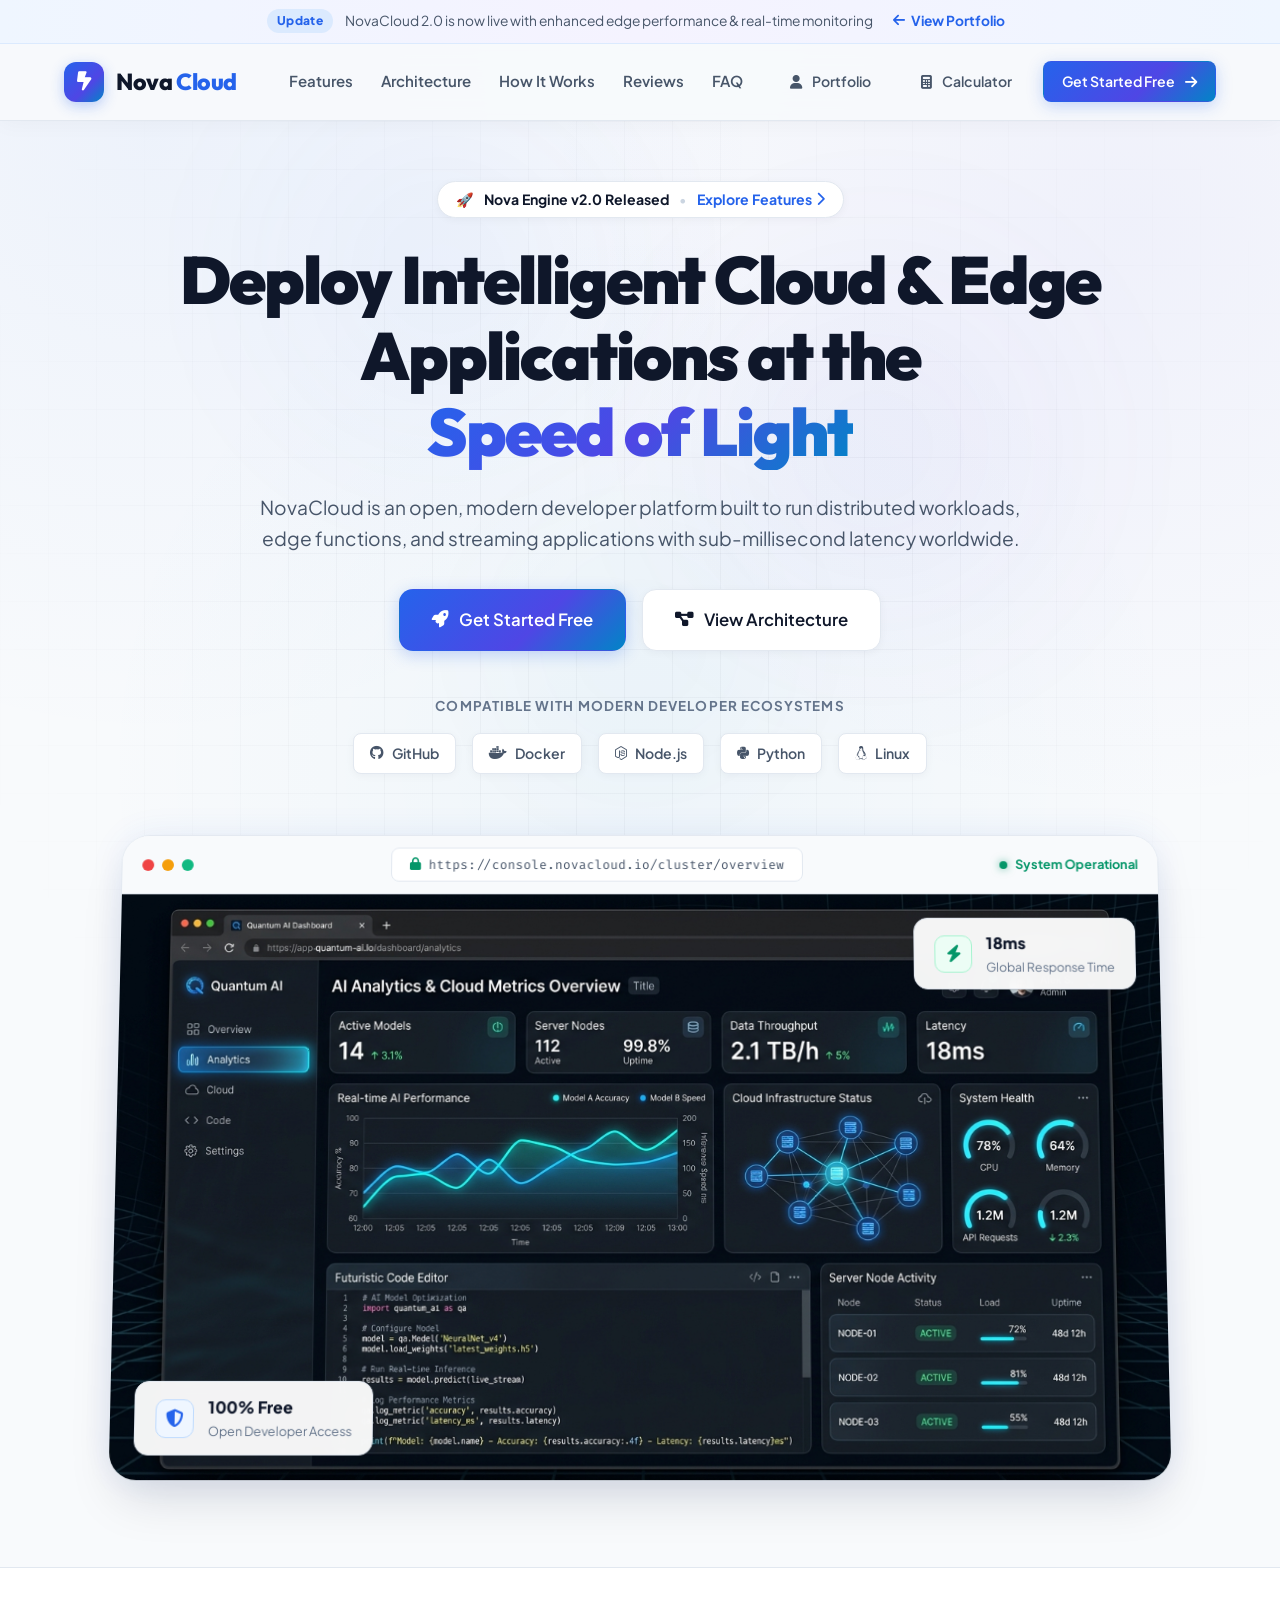
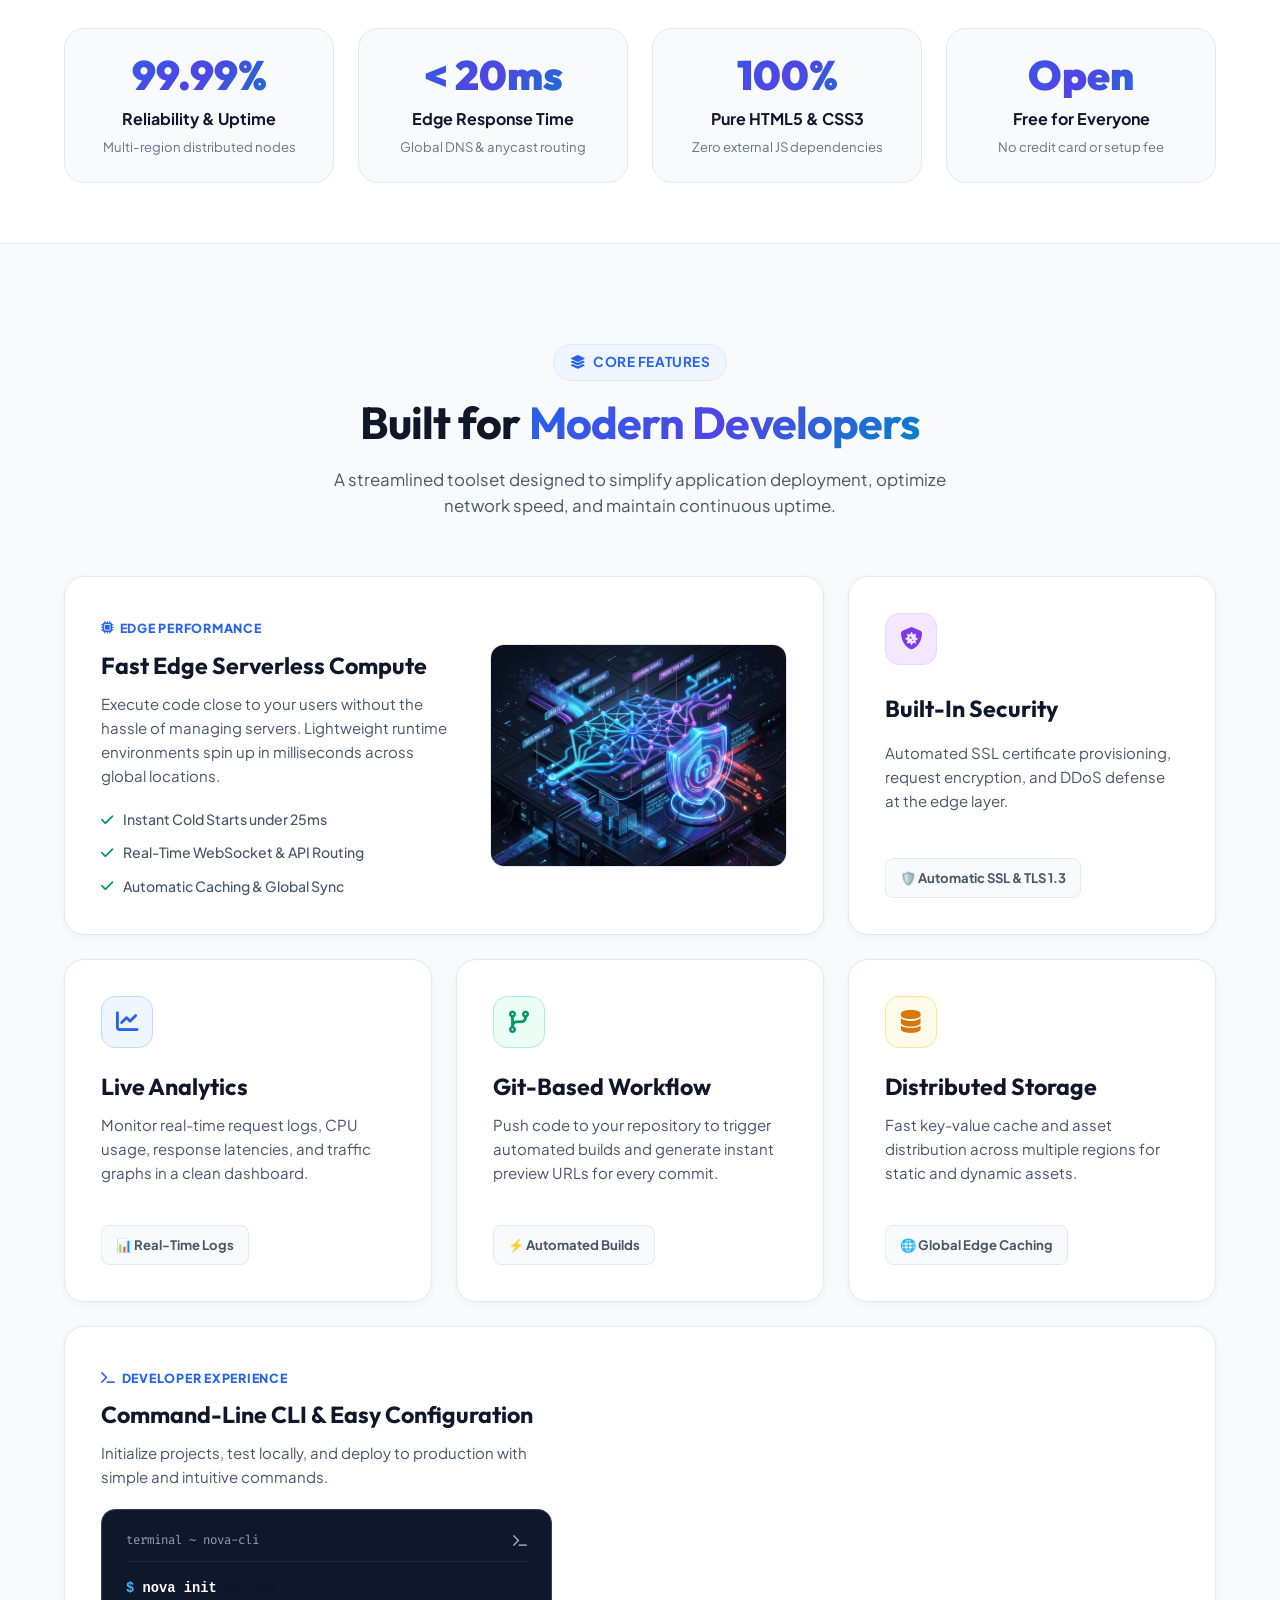
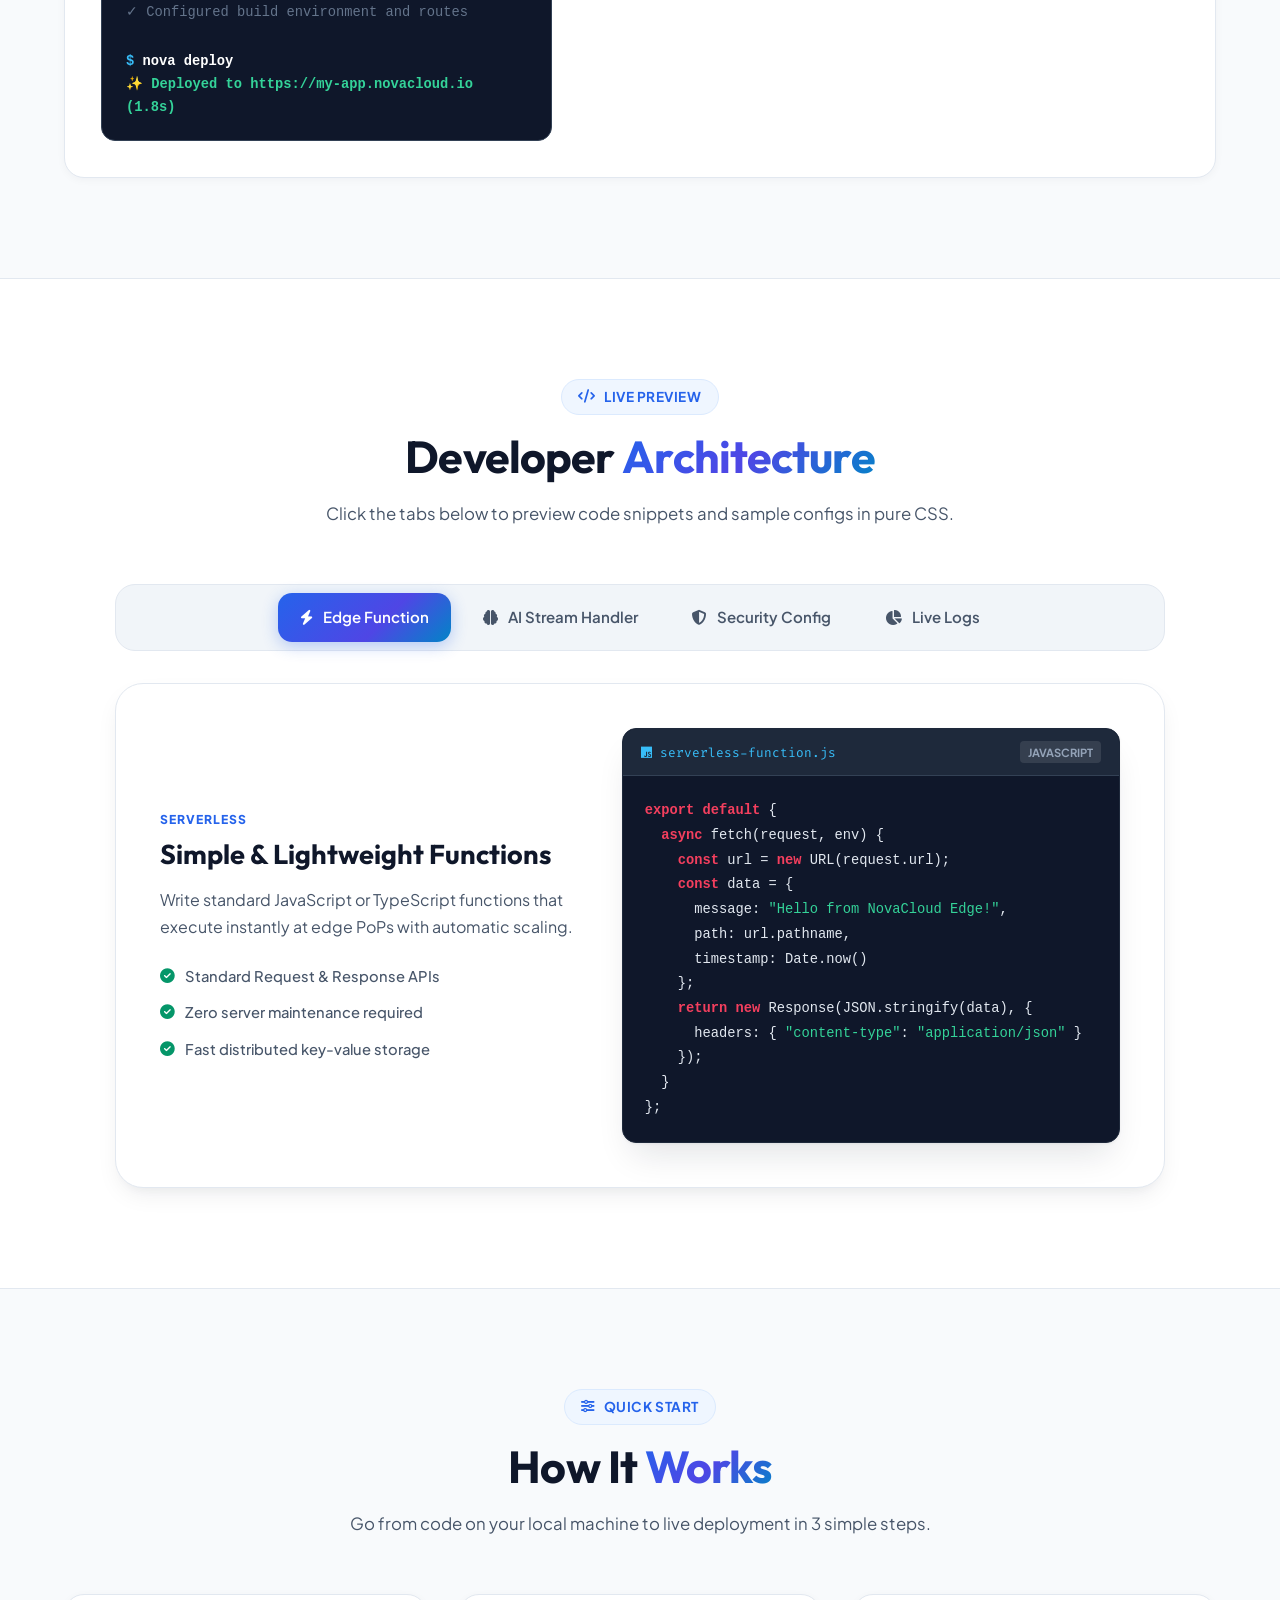
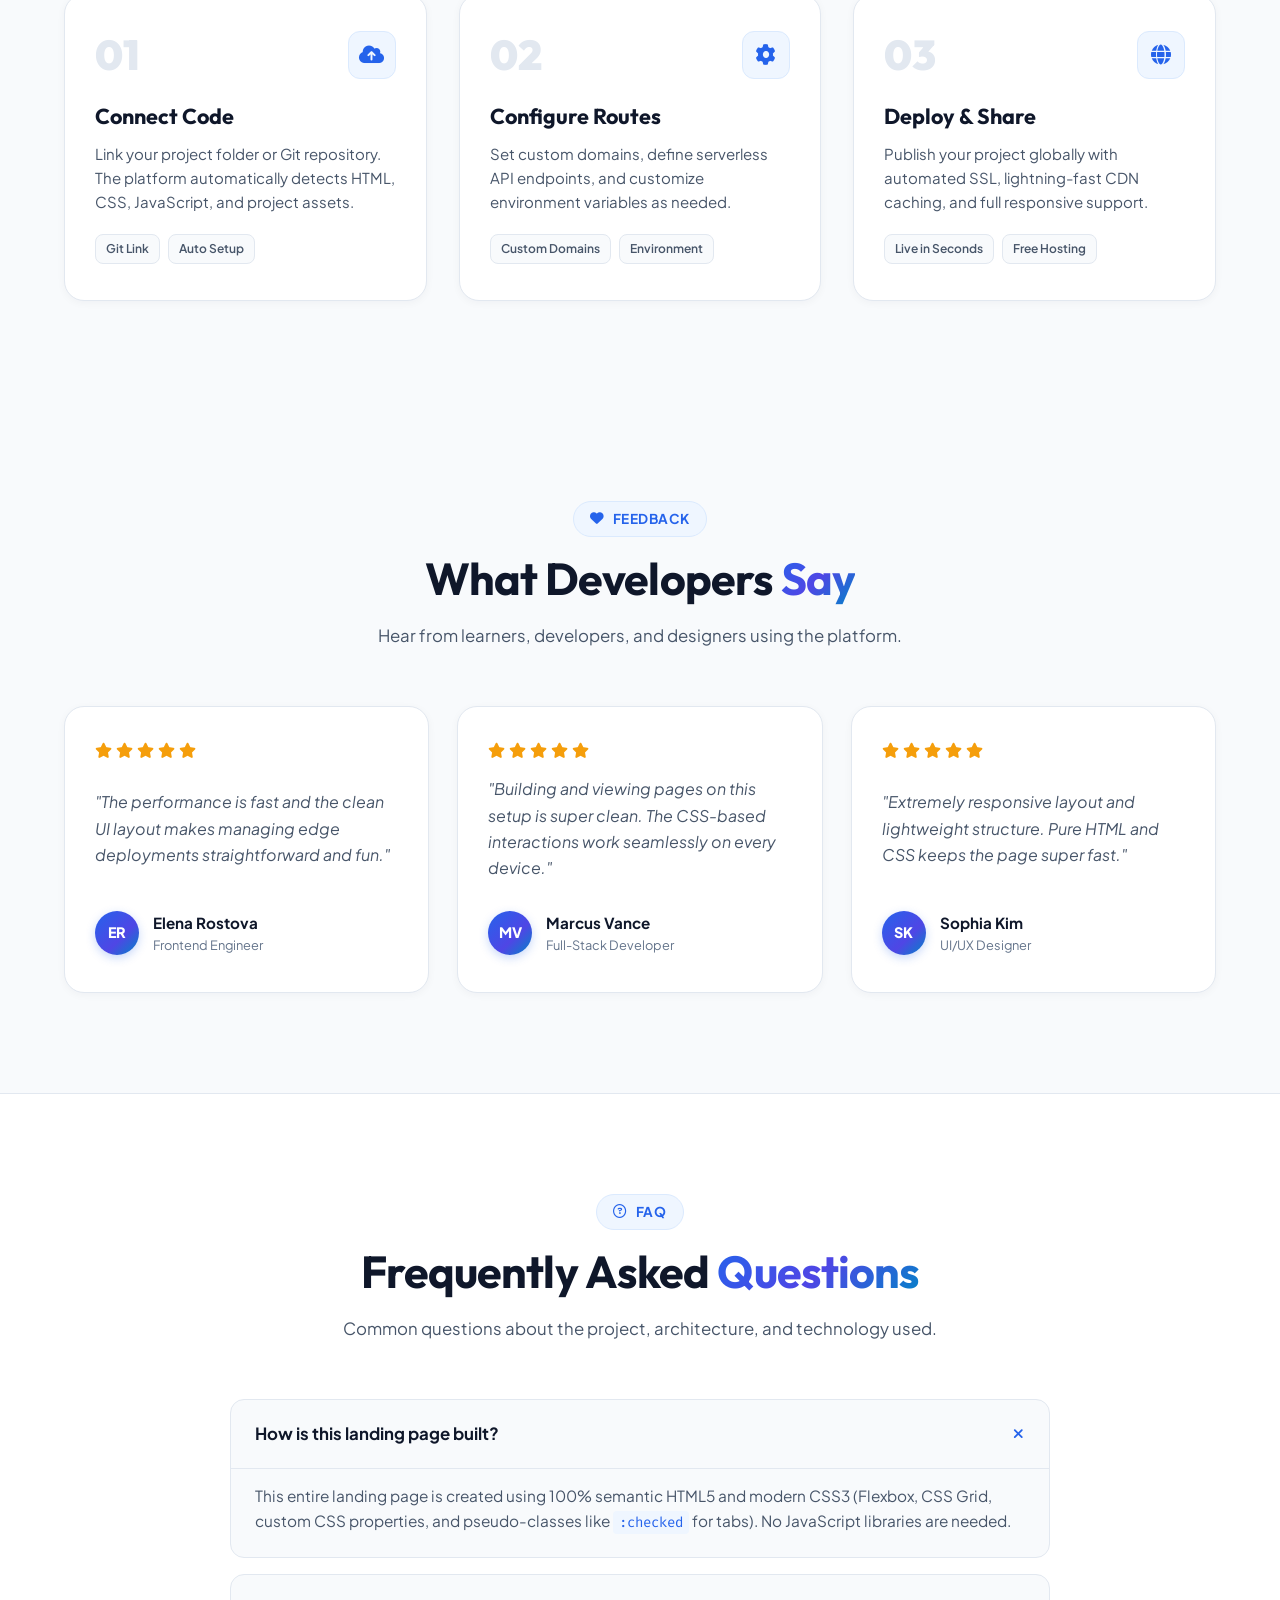
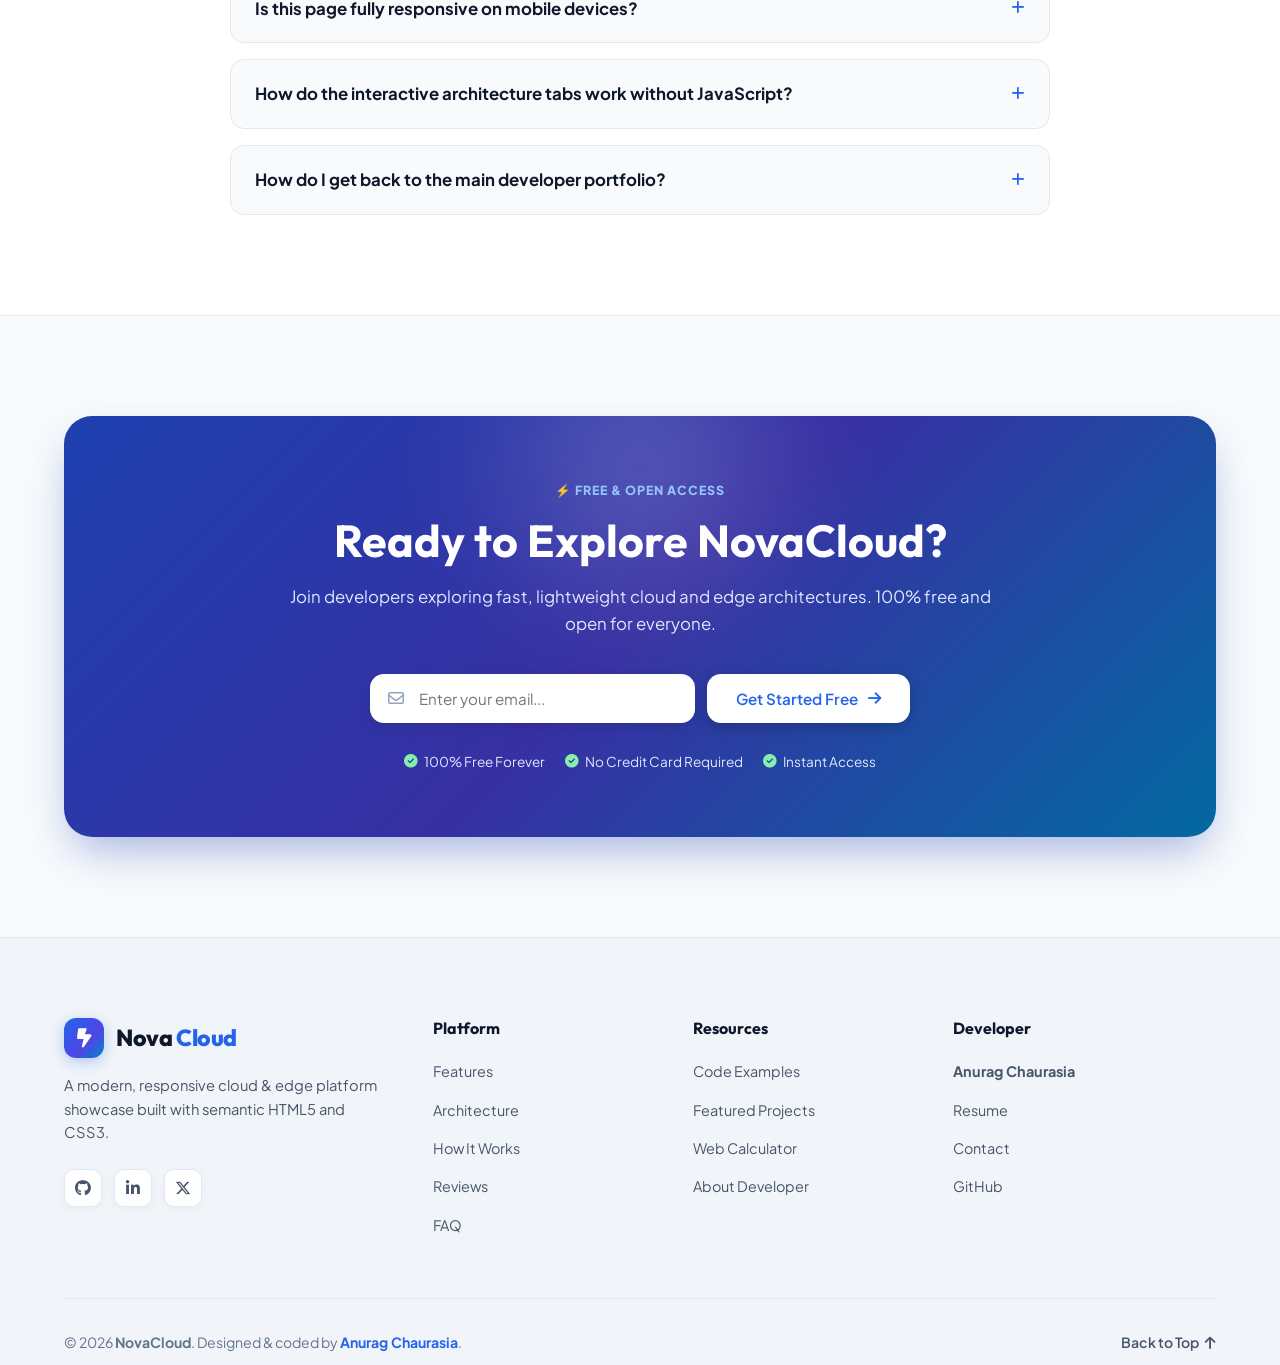
<file: landing page/landing.html>
<!DOCTYPE html>
<html lang="en">
<head>
  <meta charset="UTF-8">
  <meta name="viewport" content="width=device-width, initial-scale=1.0">
  <meta name="description" content="NovaCloud - Intelligent Cloud & Edge Developer Platform. Deploy modern web applications and AI workloads globally.">
  <title>NovaCloud | Intelligent Cloud & Edge Platform</title>

  <!-- Favicon -->
  <link rel="icon" href="data:image/svg+xml,<svg xmlns='http://www.w3.org/2000/svg' viewBox='0 0 100 100'><text y='.9em' font-size='90'>⚡</text></svg>">

  <!-- Fonts -->
  <link rel="preconnect" href="https://fonts.googleapis.com">
  <link rel="preconnect" href="https://fonts.gstatic.com" crossorigin>
  <link href="https://fonts.googleapis.com/css2?family=Fira+Code:wght@400;500;600&family=Outfit:wght@300;400;500;600;700;800;900&family=Plus+Jakarta+Sans:wght@300;400;500;600;700;800&display=swap" rel="stylesheet">

  <!-- Icons -->
  <link rel="stylesheet" href="https://cdnjs.cloudflare.com/ajax/libs/font-awesome/6.5.1/css/all.min.css">

  <!-- Stylesheet -->
  <link rel="stylesheet" href="landing.css">
</head>
<body id="top">

  <!-- Top Banner -->
  <div class="announcement-bar" id="announcement">
    <div class="announcement-content">
      <span class="announcement-badge">Update</span>
      <span class="announcement-text">NovaCloud 2.0 is now live with enhanced edge performance & real-time monitoring</span>
      <a href="../portfolio/index.html" class="announcement-link" id="portfolio-return-link">
        <i class="fa-solid fa-arrow-left"></i> View Portfolio
      </a>
    </div>
  </div>

  <!-- Navigation -->
  <header class="navbar" id="site-nav">
    <div class="nav-container">
      <a href="#top" class="nav-brand" aria-label="NovaCloud Home">
        <div class="brand-symbol">
          <i class="fa-solid fa-bolt-lightning"></i>
        </div>
        <span class="brand-name">Nova<span>Cloud</span></span>
      </a>

      <!-- Mobile Hamburger Toggle -->
      <input type="checkbox" id="mobile-toggle" class="mobile-toggle-input" aria-label="Toggle navigation menu">
      <label for="mobile-toggle" class="mobile-hamburger-btn" aria-label="Open menu">
        <span class="bar bar-1"></span>
        <span class="bar bar-2"></span>
        <span class="bar bar-3"></span>
      </label>

      <!-- Nav Links -->
      <nav class="nav-links-wrap" id="nav-drawer">
        <a href="#features" class="nav-item">Features</a>
        <a href="#architecture" class="nav-item">Architecture</a>
        <a href="#workflow" class="nav-item">How It Works</a>
        <a href="#testimonials" class="nav-item">Reviews</a>
        <a href="#faq" class="nav-item">FAQ</a>
        <div class="nav-actions">
          <a href="../portfolio/index.html" class="btn btn-ghost btn-sm" id="nav-portfolio-btn">
            <i class="fa-solid fa-user"></i> Portfolio
          </a>
          <a href="../calculator/index.html" class="btn btn-ghost btn-sm" id="nav-calculator-btn">
            <i class="fa-solid fa-calculator"></i> Calculator
          </a>
          <a href="#cta" class="btn btn-primary btn-sm" id="nav-get-started-btn">
            Get Started Free <i class="fa-solid fa-arrow-right"></i>
          </a>
        </div>
      </nav>
    </div>
  </header>

  <!-- Hero Section -->
  <section class="hero-section" id="hero">
    <div class="glow-orb orb-primary"></div>
    <div class="glow-orb orb-secondary"></div>
    <div class="glow-orb orb-cyan"></div>
    <div class="cyber-grid-overlay"></div>

    <div class="hero-container">
      <div class="hero-tag-wrapper">
        <a href="#features" class="hero-release-pill">
          <span class="pill-sparkle">🚀</span>
          <span class="pill-title">Nova Engine v2.0 Released</span>
          <span class="pill-divider">•</span>
          <span class="pill-action">Explore Features <i class="fa-solid fa-chevron-right"></i></span>
        </a>
      </div>

      <h1 class="hero-headline">
        Deploy Intelligent Cloud & Edge Applications at the
        <span class="gradient-headline">Speed of Light</span>
      </h1>

      <p class="hero-description">
        NovaCloud is an open, modern developer platform built to run distributed workloads, edge functions, and streaming applications with sub-millisecond latency worldwide.
      </p>

      <div class="hero-btn-group">
        <a href="#cta" class="btn btn-primary btn-lg" id="hero-start-cta">
          <i class="fa-solid fa-rocket"></i> Get Started Free
        </a>
        <a href="#architecture" class="btn btn-glass btn-lg" id="hero-demo-cta">
          <i class="fa-solid fa-diagram-project"></i> View Architecture
        </a>
      </div>

      <!-- Tech Stack / Integrations -->
      <div class="hero-social-proof">
        <span class="proof-lead">Compatible with modern developer ecosystems</span>
        <div class="client-logos-strip">
          <span class="logo-chip"><i class="fa-brands fa-github"></i> GitHub</span>
          <span class="logo-chip"><i class="fa-brands fa-docker"></i> Docker</span>
          <span class="logo-chip"><i class="fa-brands fa-node-js"></i> Node.js</span>
          <span class="logo-chip"><i class="fa-brands fa-python"></i> Python</span>
          <span class="logo-chip"><i class="fa-brands fa-linux"></i> Linux</span>
        </div>
      </div>

      <!-- Dashboard Mockup -->
      <div class="hero-mockup-wrapper">
        <div class="mockup-glass-frame">
          <div class="mockup-window-header">
            <div class="window-controls">
              <span class="dot dot-red"></span>
              <span class="dot dot-yellow"></span>
              <span class="dot dot-green"></span>
            </div>
            <div class="mockup-address-bar">
              <i class="fa-solid fa-lock"></i>
              <span>https://console.novacloud.io/cluster/overview</span>
            </div>
            <div class="window-status">
              <span class="status-indicator"></span> System Operational
            </div>
          </div>
          <div class="mockup-image-container">
            <img src="../assets/images/landing-preview.jpg" alt="NovaCloud Dashboard" class="mockup-img" id="hero-dashboard-img">
            
            <div class="floating-badge badge-top-right">
              <div class="float-icon green"><i class="fa-solid fa-bolt"></i></div>
              <div class="float-text">
                <span class="float-num">18ms</span>
                <span class="float-desc">Global Response Time</span>
              </div>
            </div>

            <div class="floating-badge badge-bottom-left">
              <div class="float-icon blue"><i class="fa-solid fa-shield-halved"></i></div>
              <div class="float-text">
                <span class="float-num">100% Free</span>
                <span class="float-desc">Open Developer Access</span>
              </div>
            </div>
          </div>
        </div>
      </div>
    </div>
  </section>

  <!-- Metrics Bar -->
  <section class="metrics-section" id="metrics">
    <div class="section-container">
      <div class="metrics-grid">
        <div class="metric-card">
          <div class="metric-value">99.99%</div>
          <div class="metric-title">Reliability & Uptime</div>
          <p class="metric-subtitle">Multi-region distributed nodes</p>
        </div>
        <div class="metric-card">
          <div class="metric-value">&lt; 20ms</div>
          <div class="metric-title">Edge Response Time</div>
          <p class="metric-subtitle">Global DNS & anycast routing</p>
        </div>
        <div class="metric-card">
          <div class="metric-value">100%</div>
          <div class="metric-title">Pure HTML5 & CSS3</div>
          <p class="metric-subtitle">Zero external JS dependencies</p>
        </div>
        <div class="metric-card">
          <div class="metric-value">Open</div>
          <div class="metric-title">Free for Everyone</div>
          <p class="metric-subtitle">No credit card or setup fee</p>
        </div>
      </div>
    </div>
  </section>

  <!-- Features Section -->
  <section class="features-section" id="features">
    <div class="section-container">
      <div class="section-head text-center">
        <span class="pill-chip"><i class="fa-solid fa-layer-group"></i> Core Features</span>
        <h2 class="section-heading">Built for <span class="gradient-text">Modern Developers</span></h2>
        <p class="section-subtext">A streamlined toolset designed to simplify application deployment, optimize network speed, and maintain continuous uptime.</p>
      </div>

      <div class="bento-grid">
        <!-- Feature 1 (Wide) -->
        <article class="bento-card bento-wide" id="bento-edge-compute">
          <div class="bento-content">
            <span class="bento-tag"><i class="fa-solid fa-microchip"></i> Edge Performance</span>
            <h3 class="bento-title">Fast Edge Serverless Compute</h3>
            <p class="bento-desc">
              Execute code close to your users without the hassle of managing servers. Lightweight runtime environments spin up in milliseconds across global locations.
            </p>
            <ul class="bento-features-list">
              <li><i class="fa-solid fa-check"></i> Instant Cold Starts under 25ms</li>
              <li><i class="fa-solid fa-check"></i> Real-Time WebSocket & API Routing</li>
              <li><i class="fa-solid fa-check"></i> Automatic Caching & Global Sync</li>
            </ul>
          </div>
          <div class="bento-visual">
            <img src="../assets/images/ai-feature.jpg" alt="Edge Architecture Diagram" class="bento-img">
          </div>
        </article>

        <!-- Feature 2 -->
        <article class="bento-card" id="bento-security">
          <div class="bento-icon-box icon-purple">
            <i class="fa-solid fa-shield-virus"></i>
          </div>
          <h3 class="bento-title">Built-In Security</h3>
          <p class="bento-desc">
            Automated SSL certificate provisioning, request encryption, and DDoS defense at the edge layer.
          </p>
          <div class="bento-metric-chip">
            <span>🛡️ Automatic SSL & TLS 1.3</span>
          </div>
        </article>

        <!-- Feature 3 -->
        <article class="bento-card" id="bento-observability">
          <div class="bento-icon-box icon-cyan">
            <i class="fa-solid fa-chart-line"></i>
          </div>
          <h3 class="bento-title">Live Analytics</h3>
          <p class="bento-desc">
            Monitor real-time request logs, CPU usage, response latencies, and traffic graphs in a clean dashboard.
          </p>
          <div class="bento-metric-chip">
            <span>📊 Real-Time Logs</span>
          </div>
        </article>

        <!-- Feature 4 -->
        <article class="bento-card" id="bento-instant-deploy">
          <div class="bento-icon-box icon-emerald">
            <i class="fa-solid fa-code-branch"></i>
          </div>
          <h3 class="bento-title">Git-Based Workflow</h3>
          <p class="bento-desc">
            Push code to your repository to trigger automated builds and generate instant preview URLs for every commit.
          </p>
          <div class="bento-metric-chip">
            <span>⚡ Automated Builds</span>
          </div>
        </article>

        <!-- Feature 5 -->
        <article class="bento-card" id="bento-database">
          <div class="bento-icon-box icon-orange">
            <i class="fa-solid fa-database"></i>
          </div>
          <h3 class="bento-title">Distributed Storage</h3>
          <p class="bento-desc">
            Fast key-value cache and asset distribution across multiple regions for static and dynamic assets.
          </p>
          <div class="bento-metric-chip">
            <span>🌐 Global Edge Caching</span>
          </div>
        </article>

        <!-- Feature 6 (Wide) -->
        <article class="bento-card bento-wide bento-dev-experience" id="bento-dx">
          <div class="bento-content">
            <span class="bento-tag"><i class="fa-solid fa-terminal"></i> Developer Experience</span>
            <h3 class="bento-title">Command-Line CLI & Easy Configuration</h3>
            <p class="bento-desc">
              Initialize projects, test locally, and deploy to production with simple and intuitive commands.
            </p>
            <div class="code-terminal-snippet">
              <div class="snippet-header">
                <span>terminal ~ nova-cli</span>
                <i class="fa-solid fa-terminal"></i>
              </div>
              <code>
                <span class="term-prompt">$</span> <span class="term-cmd">nova init</span> my-app<br>
                <span class="term-dim">✓ Configured build environment and routes</span><br>
                <span class="term-prompt">$</span> <span class="term-cmd">nova deploy</span><br>
                <span class="term-success">✨ Deployed to https://my-app.novacloud.io (1.8s)</span>
              </code>
            </div>
          </div>
        </article>
      </div>
    </div>
  </section>

  <!-- Interactive Architecture Tabs (Pure CSS) -->
  <section class="architecture-section" id="architecture">
    <div class="section-container">
      <div class="section-head text-center">
        <span class="pill-chip"><i class="fa-solid fa-code"></i> Live Preview</span>
        <h2 class="section-heading">Developer <span class="gradient-text">Architecture</span></h2>
        <p class="section-subtext">Click the tabs below to preview code snippets and sample configs in pure CSS.</p>
      </div>

      <div class="css-tabs-wrapper">
        <input type="radio" name="arch-tab" id="tab-deploy" class="tab-radio" checked>
        <input type="radio" name="arch-tab" id="tab-ai" class="tab-radio">
        <input type="radio" name="arch-tab" id="tab-security" class="tab-radio">
        <input type="radio" name="arch-tab" id="tab-monitor" class="tab-radio">

        <div class="tab-nav-bar">
          <label for="tab-deploy" class="tab-nav-btn" id="btn-tab-deploy">
            <i class="fa-solid fa-bolt"></i>
            <span>Edge Function</span>
          </label>
          <label for="tab-ai" class="tab-nav-btn" id="btn-tab-ai">
            <i class="fa-solid fa-brain"></i>
            <span>AI Stream Handler</span>
          </label>
          <label for="tab-security" class="tab-nav-btn" id="btn-tab-security">
            <i class="fa-solid fa-shield-halved"></i>
            <span>Security Config</span>
          </label>
          <label for="tab-monitor" class="tab-nav-btn" id="btn-tab-monitor">
            <i class="fa-solid fa-chart-pie"></i>
            <span>Live Logs</span>
          </label>
        </div>

        <div class="tab-content-panels">
          <!-- Panel 1 -->
          <div class="tab-panel panel-deploy">
            <div class="panel-grid">
              <div class="panel-text">
                <span class="panel-badge">SERVERLESS</span>
                <h3 class="panel-title">Simple & Lightweight Functions</h3>
                <p class="panel-body">
                  Write standard JavaScript or TypeScript functions that execute instantly at edge PoPs with automatic scaling.
                </p>
                <div class="panel-checklist">
                  <div class="check-item"><i class="fa-solid fa-circle-check"></i> Standard Request & Response APIs</div>
                  <div class="check-item"><i class="fa-solid fa-circle-check"></i> Zero server maintenance required</div>
                  <div class="check-item"><i class="fa-solid fa-circle-check"></i> Fast distributed key-value storage</div>
                </div>
              </div>
              <div class="panel-code-box">
                <div class="code-box-header">
                  <span class="file-tag"><i class="fa-brands fa-js"></i> serverless-function.js</span>
                  <span class="copy-pill">JavaScript</span>
                </div>
                <pre class="code-pre"><code><span class="c-kw">export default</span> {
  <span class="c-kw">async</span> fetch(request, env) {
    <span class="c-kw">const</span> url = <span class="c-kw">new</span> URL(request.url);
    <span class="c-kw">const</span> data = {
      message: <span class="c-str">"Hello from NovaCloud Edge!"</span>,
      path: url.pathname,
      timestamp: Date.now()
    };
    <span class="c-kw">return new</span> Response(JSON.stringify(data), {
      headers: { <span class="c-str">"content-type"</span>: <span class="c-str">"application/json"</span> }
    });
  }
};</code></pre>
              </div>
            </div>
          </div>

          <!-- Panel 2 -->
          <div class="tab-panel panel-ai">
            <div class="panel-grid">
              <div class="panel-text">
                <span class="panel-badge">AI PIPELINES</span>
                <h3 class="panel-title">Streaming Responses</h3>
                <p class="panel-body">
                  Handle streaming text and conversational endpoints with minimal latency and high concurrency.
                </p>
                <div class="panel-checklist">
                  <div class="check-item"><i class="fa-solid fa-circle-check"></i> Server-Sent Events (SSE) support</div>
                  <div class="check-item"><i class="fa-solid fa-circle-check"></i> Connect to open-source or custom models</div>
                  <div class="check-item"><i class="fa-solid fa-circle-check"></i> Real-time chunked streaming</div>
                </div>
              </div>
              <div class="panel-code-box">
                <div class="code-box-header">
                  <span class="file-tag"><i class="fa-brands fa-python"></i> ai_stream.py</span>
                  <span class="copy-pill">Python</span>
                </div>
                <pre class="code-pre"><code><span class="c-kw">from</span> nova_edge <span class="c-kw">import</span> StreamResponse

<span class="c-kw">async def</span> handler(request):
    prompt = <span class="c-kw">await</span> request.json()
    
    <span class="c-kw">async def</span> event_generator():
        <span class="c-kw">async for</span> token <span class="c-kw">in</span> model_stream(prompt[<span class="c-str">"text"</span>]):
            <span class="c-kw">yield</span> f<span class="c-str">"data: {token}\n\n"</span>

    <span class="c-kw">return</span> StreamResponse(event_generator())</code></pre>
              </div>
            </div>
          </div>

          <!-- Panel 3 -->
          <div class="tab-panel panel-security">
            <div class="panel-grid">
              <div class="panel-text">
                <span class="panel-badge">SECURITY</span>
                <h3 class="panel-title">Declarative Security Rules</h3>
                <p class="panel-body">
                  Configure origin security headers, rate limits, and allowed HTTP methods with clean JSON configs.
                </p>
                <div class="panel-checklist">
                  <div class="check-item"><i class="fa-solid fa-circle-check"></i> Automatic CORS and security headers</div>
                  <div class="check-item"><i class="fa-solid fa-circle-check"></i> Built-in IP rate limiter</div>
                  <div class="check-item"><i class="fa-solid fa-circle-check"></i> Encrypted environment secrets</div>
                </div>
              </div>
              <div class="panel-code-box">
                <div class="code-box-header">
                  <span class="file-tag"><i class="fa-solid fa-shield"></i> security.config.json</span>
                  <span class="copy-pill">Config</span>
                </div>
                <pre class="code-pre"><code>{
  <span class="c-kw">"ssl"</span>: <span class="c-kw">true</span>,
  <span class="c-kw">"cors"</span>: {
    <span class="c-kw">"allowedOrigins"</span>: [<span class="c-str">"*"</span>],
    <span class="c-kw">"allowedMethods"</span>: [<span class="c-str">"GET"</span>, <span class="c-str">"POST"</span>]
  },
  <span class="c-kw">"rateLimiting"</span>: {
    <span class="c-kw">"maxRequestsPerMin"</span>: <span class="c-num">5000</span>
  }
}</code></pre>
              </div>
            </div>
          </div>

          <!-- Panel 4 -->
          <div class="tab-panel panel-monitor">
            <div class="panel-grid">
              <div class="panel-text">
                <span class="panel-badge">OBSERVABILITY</span>
                <h3 class="panel-title">Real-Time Event Feed</h3>
                <p class="panel-body">
                  Watch live invocation counts, status codes, and execution durations directly in the terminal or web console.
                </p>
                <div class="panel-checklist">
                  <div class="check-item"><i class="fa-solid fa-circle-check"></i> Clean color-coded status outputs</div>
                  <div class="check-item"><i class="fa-solid fa-circle-check"></i> Millisecond execution timing</div>
                  <div class="check-item"><i class="fa-solid fa-circle-check"></i> Filter by region or route</div>
                </div>
              </div>
              <div class="panel-code-box">
                <div class="code-box-header">
                  <span class="file-tag"><i class="fa-solid fa-chart-column"></i> live-stream.log</span>
                  <span class="copy-pill">Logs</span>
                </div>
                <pre class="code-pre"><code>[2026-09-05 19:30:00] <span class="c-str">[GET /api/v1/feed]</span> <span class="c-kw">200 OK</span> (14.2ms)
[2026-09-05 19:30:01] <span class="c-str">[GET /assets/main.css]</span> <span class="c-kw">200 OK</span> (3.1ms)
[2026-09-05 19:30:02] <span class="c-str">[POST /api/v1/auth]</span> <span class="c-kw">200 OK</span> (18.5ms)
<span class="c-comment">All edge nodes running normally.</span></code></pre>
              </div>
            </div>
          </div>
        </div>
      </div>
    </div>
  </section>

  <!-- How It Works (3 Steps) -->
  <section class="process-section" id="workflow">
    <div class="section-container">
      <div class="section-head text-center">
        <span class="pill-chip"><i class="fa-solid fa-sliders"></i> Quick Start</span>
        <h2 class="section-heading">How It <span class="gradient-text">Works</span></h2>
        <p class="section-subtext">Go from code on your local machine to live deployment in 3 simple steps.</p>
      </div>

      <div class="process-steps-grid">
        <div class="step-card" id="step-1">
          <div class="step-number-wrap">
            <span class="step-num">01</span>
            <div class="step-icon"><i class="fa-solid fa-cloud-arrow-up"></i></div>
          </div>
          <h3 class="step-title">Connect Code</h3>
          <p class="step-desc">
            Link your project folder or Git repository. The platform automatically detects HTML, CSS, JavaScript, and project assets.
          </p>
          <div class="step-badge-row">
            <span class="tag-sm">Git Link</span>
            <span class="tag-sm">Auto Setup</span>
          </div>
        </div>

        <div class="step-card" id="step-2">
          <div class="step-number-wrap">
            <span class="step-num">02</span>
            <div class="step-icon"><i class="fa-solid fa-gear"></i></div>
          </div>
          <h3 class="step-title">Configure Routes</h3>
          <p class="step-desc">
            Set custom domains, define serverless API endpoints, and customize environment variables as needed.
          </p>
          <div class="step-badge-row">
            <span class="tag-sm">Custom Domains</span>
            <span class="tag-sm">Environment</span>
          </div>
        </div>

        <div class="step-card" id="step-3">
          <div class="step-number-wrap">
            <span class="step-num">03</span>
            <div class="step-icon"><i class="fa-solid fa-globe"></i></div>
          </div>
          <h3 class="step-title">Deploy & Share</h3>
          <p class="step-desc">
            Publish your project globally with automated SSL, lightning-fast CDN caching, and full responsive support.
          </p>
          <div class="step-badge-row">
            <span class="tag-sm">Live in Seconds</span>
            <span class="tag-sm">Free Hosting</span>
          </div>
        </div>
      </div>
    </div>
  </section>

  <!-- Testimonials -->
  <section class="testimonials-section" id="testimonials">
    <div class="section-container">
      <div class="section-head text-center">
        <span class="pill-chip"><i class="fa-solid fa-heart"></i> Feedback</span>
        <h2 class="section-heading">What Developers <span class="gradient-text">Say</span></h2>
        <p class="section-subtext">Hear from learners, developers, and designers using the platform.</p>
      </div>

      <div class="testimonials-grid">
        <div class="testimonial-card" id="test-card-1">
          <div class="review-stars">
            <i class="fa-solid fa-star"></i>
            <i class="fa-solid fa-star"></i>
            <i class="fa-solid fa-star"></i>
            <i class="fa-solid fa-star"></i>
            <i class="fa-solid fa-star"></i>
          </div>
          <p class="review-quote">
            "The performance is fast and the clean UI layout makes managing edge deployments straightforward and fun."
          </p>
          <div class="reviewer-meta">
            <div class="reviewer-avatar">
              <span>ER</span>
            </div>
            <div class="reviewer-info">
              <strong class="reviewer-name">Elena Rostova</strong>
              <span class="reviewer-role">Frontend Engineer</span>
            </div>
          </div>
        </div>

        <div class="testimonial-card" id="test-card-2">
          <div class="review-stars">
            <i class="fa-solid fa-star"></i>
            <i class="fa-solid fa-star"></i>
            <i class="fa-solid fa-star"></i>
            <i class="fa-solid fa-star"></i>
            <i class="fa-solid fa-star"></i>
          </div>
          <p class="review-quote">
            "Building and viewing pages on this setup is super clean. The CSS-based interactions work seamlessly on every device."
          </p>
          <div class="reviewer-meta">
            <div class="reviewer-avatar">
              <span>MV</span>
            </div>
            <div class="reviewer-info">
              <strong class="reviewer-name">Marcus Vance</strong>
              <span class="reviewer-role">Full-Stack Developer</span>
            </div>
          </div>
        </div>

        <div class="testimonial-card" id="test-card-3">
          <div class="review-stars">
            <i class="fa-solid fa-star"></i>
            <i class="fa-solid fa-star"></i>
            <i class="fa-solid fa-star"></i>
            <i class="fa-solid fa-star"></i>
            <i class="fa-solid fa-star"></i>
          </div>
          <p class="review-quote">
            "Extremely responsive layout and lightweight structure. Pure HTML and CSS keeps the page super fast."
          </p>
          <div class="reviewer-meta">
            <div class="reviewer-avatar">
              <span>SK</span>
            </div>
            <div class="reviewer-info">
              <strong class="reviewer-name">Sophia Kim</strong>
              <span class="reviewer-role">UI/UX Designer</span>
            </div>
          </div>
        </div>
      </div>
    </div>
  </section>

  <!-- FAQ Section (Pure CSS Accordion) -->
  <section class="faq-section" id="faq">
    <div class="section-container">
      <div class="section-head text-center">
        <span class="pill-chip"><i class="fa-regular fa-circle-question"></i> FAQ</span>
        <h2 class="section-heading">Frequently Asked <span class="gradient-text">Questions</span></h2>
        <p class="section-subtext">Common questions about the project, architecture, and technology used.</p>
      </div>

      <div class="faq-accordion-list">
        <details class="faq-item" open>
          <summary class="faq-summary">
            <span>How is this landing page built?</span>
            <i class="fa-solid fa-plus faq-toggle-icon"></i>
          </summary>
          <div class="faq-body">
            <p>This entire landing page is created using 100% semantic HTML5 and modern CSS3 (Flexbox, CSS Grid, custom CSS properties, and pseudo-classes like <code>:checked</code> for tabs). No JavaScript libraries are needed.</p>
          </div>
        </details>

        <details class="faq-item">
          <summary class="faq-summary">
            <span>Is this page fully responsive on mobile devices?</span>
            <i class="fa-solid fa-plus faq-toggle-icon"></i>
          </summary>
          <div class="faq-body">
            <p>Yes, the layout uses fluid CSS media queries to adapt cleanly to all screen sizes, from mobile smartphones to large desktop screens, including a pure CSS hamburger menu.</p>
          </div>
        </details>

        <details class="faq-item">
          <summary class="faq-summary">
            <span>How do the interactive architecture tabs work without JavaScript?</span>
            <i class="fa-solid fa-plus faq-toggle-icon"></i>
          </summary>
          <div class="faq-body">
            <p>The tabs use hidden radio buttons paired with <code>&lt;label&gt;</code> elements and the CSS <code>:checked</code> pseudo-class to show and hide corresponding code panels smoothly.</p>
          </div>
        </details>

        <details class="faq-item">
          <summary class="faq-summary">
            <span>How do I get back to the main developer portfolio?</span>
            <i class="fa-solid fa-plus faq-toggle-icon"></i>
          </summary>
          <div class="faq-body">
            <p>You can click the "View Portfolio" link in the top bar or header navigation, or the links in the footer, which link directly to <code>index.html</code>.</p>
          </div>
        </details>
      </div>
    </div>
  </section>

  <!-- CTA Section -->
  <section class="cta-section" id="cta">
    <div class="section-container">
      <div class="cta-card-box">
        <div class="cta-ambient-glow"></div>
        <div class="cta-content">
          <span class="cta-badge">⚡ Free & Open Access</span>
          <h2 class="cta-headline">Ready to Explore NovaCloud?</h2>
          <p class="cta-sub">
            Join developers exploring fast, lightweight cloud and edge architectures. 100% free and open for everyone.
          </p>

          <form class="cta-signup-form" action="index.html#contact" method="GET">
            <div class="form-input-wrap">
              <i class="fa-regular fa-envelope input-icon"></i>
              <input type="email" class="cta-email-input" placeholder="Enter your email..." required aria-label="Email address for signup">
            </div>
            <button type="submit" class="btn btn-primary cta-submit-btn" id="cta-submit">
              Get Started Free <i class="fa-solid fa-arrow-right"></i>
            </button>
          </form>

          <div class="cta-guarantees">
            <span><i class="fa-solid fa-circle-check"></i> 100% Free Forever</span>
            <span><i class="fa-solid fa-circle-check"></i> No Credit Card Required</span>
            <span><i class="fa-solid fa-circle-check"></i> Instant Access</span>
          </div>
        </div>
      </div>
    </div>
  </section>

  <!-- Footer -->
  <footer class="footer-section" id="footer">
    <div class="section-container">
      <div class="footer-grid">
        <div class="footer-col footer-about">
          <a href="#top" class="nav-brand">
            <div class="brand-symbol">
              <i class="fa-solid fa-bolt-lightning"></i>
            </div>
            <span class="brand-name">Nova<span>Cloud</span></span>
          </a>
          <p class="footer-bio">
            A modern, responsive cloud & edge platform showcase built with semantic HTML5 and CSS3.
          </p>
          <div class="footer-social-links">
            <a href="https://github.com/anuragchaurasia143" target="_blank" rel="noopener noreferrer" aria-label="GitHub"><i class="fa-brands fa-github"></i></a>
            <a href="https://linkedin.com" target="_blank" rel="noopener noreferrer" aria-label="LinkedIn"><i class="fa-brands fa-linkedin-in"></i></a>
            <a href="https://twitter.com" target="_blank" rel="noopener noreferrer" aria-label="Twitter"><i class="fa-brands fa-x-twitter"></i></a>
          </div>
        </div>

        <div class="footer-col">
          <h4 class="footer-heading">Platform</h4>
          <ul class="footer-links">
            <li><a href="#features">Features</a></li>
            <li><a href="#architecture">Architecture</a></li>
            <li><a href="#workflow">How It Works</a></li>
            <li><a href="#testimonials">Reviews</a></li>
            <li><a href="#faq">FAQ</a></li>
          </ul>
        </div>

        <div class="footer-col">
          <h4 class="footer-heading">Resources</h4>
          <ul class="footer-links">
            <li><a href="#architecture">Code Examples</a></li>
            <li><a href="../portfolio/index.html#projects">Featured Projects</a></li>
            <li><a href="../calculator/index.html">Web Calculator</a></li>
            <li><a href="../portfolio/index.html#about">About Developer</a></li>
          </ul>
        </div>

        <div class="footer-col">
          <h4 class="footer-heading">Developer</h4>
          <ul class="footer-links">
            <li><a href="../portfolio/index.html"><strong>Anurag Chaurasia</strong></a></li>
            <li><a href="../portfolio/index.html#resume">Resume</a></li>
            <li><a href="../portfolio/index.html#contact">Contact</a></li>
            <li><a href="https://github.com/anuragchaurasia143" target="_blank" rel="noopener noreferrer">GitHub</a></li>
          </ul>
        </div>
      </div>

      <div class="footer-bottom">
        <div class="footer-legal">
          <p>&copy; 2026 <strong>NovaCloud</strong>. Designed & coded by <a href="../portfolio/index.html" class="author-highlight">Anurag Chaurasia</a>.</p>
        </div>
        <a href="#top" class="back-to-top" id="landing-back-to-top" aria-label="Scroll back to top">
          Back to Top <i class="fa-solid fa-arrow-up"></i>
        </a>
      </div>
    </div>
  </footer>

</body>
</html>
</file>
<file: calculator/style.css>
/* ==========================================================================
   SMART CALCULATOR — MODERN WEB APPLICATION
   HTML5, CSS3 (CSS Grid), and JavaScript
   Developed by Anurag Chaurasia | CodSoft Task 3
   ========================================================================== */

/* --------------------------------------------------------------------------
   CSS Variables & Design Tokens (Matching Portfolio Light Theme)
   -------------------------------------------------------------------------- */
:root {
  --bg-primary: #f8fafc;
  --bg-secondary: #f1f5f9;
  --bg-card: #ffffff;
  --bg-screen: #0f172a;
  
  --border-light: #e2e8f0;
  --border-subtle: #edf2f7;
  
  --accent-blue: #2563eb;
  --accent-indigo: #4f46e5;
  --accent-cyan: #0284c7;
  --accent-emerald: #059669;
  --accent-amber: #d97706;
  --accent-rose: #e11d48;

  --gradient-brand: linear-gradient(135deg, #2563eb 0%, #4f46e5 50%, #0284c7 100%);
  --gradient-equals: linear-gradient(135deg, #2563eb 0%, #3b82f6 100%);
  --gradient-equals-hover: linear-gradient(135deg, #1d4ed8 0%, #2563eb 100%);

  --text-primary: #0f172a;
  --text-secondary: #475569;
  --text-muted: #64748b;
  --text-light: #94a3b8;
  --text-screen: #ffffff;
  --text-screen-dim: #94a3b8;

  --btn-num-bg: #ffffff;
  --btn-num-hover: #f1f5f9;
  --btn-action-bg: #f1f5f9;
  --btn-action-hover: #e2e8f0;
  --btn-op-bg: #eff6ff;
  --btn-op-hover: #dbeafe;
  --btn-op-color: #2563eb;

  --font-heading: 'Outfit', sans-serif;
  --font-body: 'Plus Jakarta Sans', sans-serif;
  --font-mono: 'Fira Code', monospace;

  --shadow-sm: 0 2px 8px rgba(15, 23, 42, 0.04);
  --shadow-md: 0 10px 25px -5px rgba(15, 23, 42, 0.08), 0 8px 10px -6px rgba(15, 23, 42, 0.04);
  --shadow-lg: 0 20px 40px -10px rgba(15, 23, 42, 0.12), 0 1px 3px rgba(15, 23, 42, 0.05);

  --radius-sm: 8px;
  --radius-md: 14px;
  --radius-lg: 20px;
  --radius-xl: 28px;
  --radius-full: 9999px;

  --transition-fast: all 0.15s ease;
  --transition-normal: all 0.25s cubic-bezier(0.4, 0, 0.2, 1);
}

/* --------------------------------------------------------------------------
   Reset & Base Styles
   -------------------------------------------------------------------------- */
*, *::before, *::after {
  box-sizing: border-box;
  margin: 0;
  padding: 0;
}

html {
  font-size: 16px;
  background-color: var(--bg-primary);
}

body {
  font-family: var(--font-body);
  background-color: var(--bg-primary);
  color: var(--text-primary);
  min-height: 100vh;
  display: flex;
  flex-direction: column;
  position: relative;
  overflow-x: hidden;
  background-image: 
    radial-gradient(circle at 10% 20%, rgba(37, 99, 235, 0.06) 0%, transparent 40%),
    radial-gradient(circle at 90% 30%, rgba(79, 70, 229, 0.06) 0%, transparent 40%),
    radial-gradient(circle at 50% 80%, rgba(2, 132, 199, 0.05) 0%, transparent 50%);
  background-attachment: fixed;
  -webkit-font-smoothing: antialiased;
}

a {
  color: inherit;
  text-decoration: none;
  transition: var(--transition-normal);
}

button {
  font-family: inherit;
  border: none;
  background: none;
  cursor: pointer;
  outline: none;
  user-select: none;
}

/* --------------------------------------------------------------------------
   App Header
   -------------------------------------------------------------------------- */
.calc-header {
  background: rgba(248, 250, 252, 0.9);
  backdrop-filter: blur(14px);
  -webkit-backdrop-filter: blur(14px);
  border-bottom: 1px solid var(--border-light);
  padding: 16px 0;
  position: sticky;
  top: 0;
  z-index: 50;
}

.calc-nav-container {
  width: 92%;
  max-width: 900px;
  margin: 0 auto;
  display: flex;
  align-items: center;
  justify-content: center;
}

.calc-brand {
  display: flex;
  align-items: center;
  gap: 12px;
}

.brand-icon-box {
  width: 36px;
  height: 36px;
  border-radius: 10px;
  background: var(--gradient-brand);
  display: flex;
  align-items: center;
  justify-content: center;
  color: #ffffff;
  font-size: 1.1rem;
  box-shadow: 0 4px 12px rgba(37, 99, 235, 0.3);
}

.brand-title {
  font-family: var(--font-heading);
  font-size: 1.45rem;
  font-weight: 800;
  color: var(--text-primary);
  letter-spacing: -0.02em;
}

.brand-title span {
  color: var(--accent-blue);
}

/* --------------------------------------------------------------------------
   Main Workspace & Layout Grid
   -------------------------------------------------------------------------- */
.calc-main-wrapper {
  flex: 1;
  display: flex;
  align-items: center;
  justify-content: center;
  padding: 40px 20px 60px;
  position: relative;
}

.ambient-glow {
  position: absolute;
  border-radius: 50%;
  filter: blur(100px);
  pointer-events: none;
  z-index: 0;
  opacity: 0.5;
}

.glow-1 {
  width: 450px;
  height: 450px;
  top: 10%;
  left: 20%;
  background: radial-gradient(circle, rgba(37, 99, 235, 0.12) 0%, transparent 70%);
}

.glow-2 {
  width: 400px;
  height: 400px;
  bottom: 10%;
  right: 20%;
  background: radial-gradient(circle, rgba(79, 70, 229, 0.12) 0%, transparent 70%);
}

.calc-layout-container {
  width: 100%;
  max-width: 900px;
  display: grid;
  grid-template-columns: 360px 1fr;
  gap: 32px;
  align-items: start;
  position: relative;
  z-index: 2;
  margin: 0 auto;
}

/* --------------------------------------------------------------------------
   Calculator Card
   -------------------------------------------------------------------------- */
.calculator-card {
  background: #ffffff;
  border: 1px solid var(--border-light);
  border-radius: var(--radius-xl);
  padding: 24px;
  box-shadow: var(--shadow-lg);
  display: flex;
  flex-direction: column;
  gap: 20px;
}

.calc-card-header {
  display: flex;
  align-items: center;
  justify-content: space-between;
  padding-bottom: 8px;
}

.header-dots {
  display: flex;
  gap: 6px;
}

.header-dots .dot {
  width: 10px;
  height: 10px;
  border-radius: 50%;
}
.dot-red { background: #ef4444; }
.dot-yellow { background: #f59e0b; }
.dot-green { background: #10b981; }

.calc-mode-label {
  font-size: 0.78rem;
  font-weight: 700;
  color: var(--text-muted);
  text-transform: uppercase;
  letter-spacing: 0.05em;
}

.btn-history-toggle {
  width: 32px;
  height: 32px;
  border-radius: var(--radius-sm);
  display: none;
  align-items: center;
  justify-content: center;
  color: var(--text-secondary);
  background: var(--bg-secondary);
  font-size: 0.9rem;
}

.btn-history-toggle:hover {
  color: var(--accent-blue);
  background: #eff6ff;
}

/* --------------------------------------------------------------------------
   Display Screen
   -------------------------------------------------------------------------- */
.calc-screen {
  background: var(--bg-screen);
  border-radius: var(--radius-md);
  padding: 20px 18px;
  text-align: right;
  display: flex;
  flex-direction: column;
  justify-content: flex-end;
  min-height: 105px;
  box-shadow: inset 0 2px 6px rgba(0, 0, 0, 0.4);
  border: 1px solid #1e293b;
  overflow: hidden;
}

.calc-history-expression {
  font-family: var(--font-mono);
  font-size: 0.95rem;
  color: var(--text-screen-dim);
  min-height: 24px;
  line-height: 1.4;
  word-break: break-all;
  overflow-x: auto;
  white-space: nowrap;
}

.calc-current-value {
  font-family: var(--font-mono);
  font-size: 2.2rem;
  font-weight: 700;
  color: var(--text-screen);
  line-height: 1.2;
  word-break: break-all;
  overflow-x: auto;
  white-space: nowrap;
  letter-spacing: -0.02em;
}

/* --------------------------------------------------------------------------
   Keypad (CSS Grid System)
   -------------------------------------------------------------------------- */
.calc-keypad {
  display: grid;
  grid-template-columns: repeat(4, 1fr);
  gap: 12px;
}

.calc-btn {
  height: 60px;
  border-radius: var(--radius-md);
  font-family: var(--font-heading);
  font-size: 1.25rem;
  font-weight: 600;
  display: flex;
  align-items: center;
  justify-content: center;
  transition: var(--transition-fast);
  border: 1px solid var(--border-light);
  box-shadow: var(--shadow-sm);
}

.calc-btn:active {
  transform: scale(0.95);
}

/* Number Keys */
.btn-number {
  background: var(--btn-num-bg);
  color: var(--text-primary);
}

.btn-number:hover {
  background: var(--btn-num-hover);
  border-color: #cbd5e1;
}

/* Action Keys (AC, CE, Backspace) */
.btn-action {
  background: var(--btn-action-bg);
  color: var(--accent-rose);
  font-weight: 700;
  font-size: 1.05rem;
}

.btn-action:hover {
  background: #fee2e2;
  color: #dc2626;
  border-color: #fca5a5;
}

/* Operator Keys (+, -, ×, ÷) */
.btn-operator {
  background: var(--btn-op-bg);
  color: var(--btn-op-color);
  font-size: 1.4rem;
  font-weight: 700;
  border-color: #dbeafe;
}

.btn-operator:hover {
  background: var(--btn-op-hover);
  border-color: #93c5fd;
}

.btn-operator.active-operator {
  background: var(--accent-blue);
  color: #ffffff;
  border-color: var(--accent-blue);
  box-shadow: 0 0 12px rgba(37, 99, 235, 0.4);
}

/* Function Key (±) */
.btn-function {
  background: var(--btn-action-bg);
  color: var(--text-secondary);
}

.btn-function:hover {
  background: var(--btn-action-hover);
}

/* Equals Key */
.btn-equals {
  background: var(--gradient-equals);
  color: #ffffff;
  font-size: 1.5rem;
  font-weight: 700;
  border: 1px solid var(--accent-blue);
  box-shadow: 0 4px 14px rgba(37, 99, 235, 0.35);
}

.btn-equals:hover {
  background: var(--gradient-equals-hover);
  box-shadow: 0 6px 18px rgba(37, 99, 235, 0.45);
  transform: translateY(-1px);
}

/* --------------------------------------------------------------------------
   Side Panel (Calculation History & Shortcuts)
   -------------------------------------------------------------------------- */
.calc-side-panel {
  display: flex;
  flex-direction: column;
  gap: 20px;
}

.side-card {
  background: #ffffff;
  border: 1px solid var(--border-light);
  border-radius: var(--radius-lg);
  padding: 22px;
  box-shadow: var(--shadow-md);
}

.side-card-header {
  display: flex;
  align-items: center;
  justify-content: space-between;
  margin-bottom: 16px;
  padding-bottom: 12px;
  border-bottom: 1px solid var(--border-light);
}

.side-card-header h3 {
  font-size: 1.05rem;
  font-weight: 700;
  color: var(--text-primary);
  display: flex;
  align-items: center;
  gap: 8px;
}

.btn-clear-history {
  font-size: 0.8rem;
  font-weight: 600;
  color: var(--text-muted);
  display: flex;
  align-items: center;
  gap: 4px;
  padding: 4px 8px;
  border-radius: var(--radius-sm);
  transition: var(--transition-fast);
}

.btn-clear-history:hover {
  color: var(--accent-rose);
  background: #fee2e2;
}

/* History List */
.history-list {
  display: flex;
  flex-direction: column;
  gap: 10px;
  max-height: 220px;
  overflow-y: auto;
  padding-right: 4px;
}

.history-item {
  background: var(--bg-primary);
  border: 1px solid var(--border-subtle);
  border-radius: var(--radius-sm);
  padding: 10px 14px;
  text-align: right;
  cursor: pointer;
  transition: var(--transition-fast);
}

.history-item:hover {
  border-color: var(--accent-blue);
  background: #eff6ff;
}

.history-item-exp {
  font-family: var(--font-mono);
  font-size: 0.82rem;
  color: var(--text-muted);
  margin-bottom: 2px;
}

.history-item-res {
  font-family: var(--font-mono);
  font-size: 1.05rem;
  font-weight: 700;
  color: var(--accent-blue);
}

.history-empty {
  text-align: center;
  padding: 30px 10px;
  color: var(--text-muted);
  font-size: 0.9rem;
  display: flex;
  flex-direction: column;
  align-items: center;
  gap: 8px;
}

.history-empty i {
  font-size: 1.8rem;
  color: #cbd5e1;
}

/* Keyboard Shortcuts List */
.shortcuts-list {
  list-style: none;
  display: flex;
  flex-direction: column;
  gap: 8px;
}

.shortcuts-list li {
  display: flex;
  align-items: center;
  justify-content: space-between;
  font-size: 0.86rem;
  color: var(--text-secondary);
}

kbd {
  font-family: var(--font-mono);
  background: var(--bg-secondary);
  border: 1px solid var(--border-light);
  box-shadow: 0 1px 2px rgba(0, 0, 0, 0.08);
  padding: 2px 7px;
  border-radius: 4px;
  font-size: 0.78rem;
  color: var(--text-primary);
  font-weight: 600;
}

/* --------------------------------------------------------------------------
   Responsive Media Queries
   -------------------------------------------------------------------------- */
@media (max-width: 840px) {
  .calc-layout-container {
    grid-template-columns: 1fr;
    max-width: 420px;
  }

  .btn-history-toggle {
    display: flex;
  }

  .calc-side-panel {
    display: none;
  }

  .calc-side-panel.open-mobile {
    display: flex;
  }
}

@media (max-width: 480px) {
  .calc-header {
    padding: 12px 0;
  }

  .nav-back-link span, .nav-alt-link span {
    display: none;
  }

  .calc-card {
    padding: 18px;
  }

  .calc-btn {
    height: 52px;
    font-size: 1.15rem;
  }

  .calc-current-value {
    font-size: 1.8rem;
  }
}
</file>
<file: portfolio/style.css>
/* ==========================================================================
   ANURAG CHAURASIA | PERSONAL PORTFOLIO STYLESHEET
   100% Pure CSS3 - Modern, Professional Light Theme & Fluid Responsive Design
   ========================================================================== */

/* --- Google Fonts Import --- */
@import url('https://fonts.googleapis.com/css2?family=Outfit:wght@300;400;500;600;700;800;900&family=Plus+Jakarta+Sans:ital,wght@0,300;0,400;0,500;0,600;0,700;1,400&family=Fira+Code:wght@400;500;600&display=swap');

/* --- CSS Variables & Design Tokens (Professional Light Theme) --- */
:root {
  /* Color Palette - Clean Professional Light */
  --bg-primary: #f8fafc;
  --bg-secondary: #f1f5f9;
  --bg-card: #ffffff;
  --bg-card-hover: #ffffff;
  --bg-glass: rgba(255, 255, 255, 0.85);
  --border-glass: #e2e8f0;
  --border-subtle: #edf2f7;
  --border-glow: rgba(37, 99, 235, 0.35);

  /* Accents & Gradients */
  --accent-blue: #2563eb;
  --accent-indigo: #4f46e5;
  --accent-cyan: #0284c7;
  --accent-purple: #7c3aed;
  --accent-emerald: #059669;
  --accent-rose: #e11d48;
  
  --gradient-primary: linear-gradient(135deg, #2563eb 0%, #4f46e5 50%, #0284c7 100%);
  --gradient-secondary: linear-gradient(135deg, #4f46e5 0%, #7c3aed 100%);
  --gradient-accent: linear-gradient(135deg, #059669 0%, #0284c7 100%);
  --gradient-soft: linear-gradient(180deg, rgba(241, 245, 249, 0.6) 0%, rgba(255, 255, 255, 1) 100%);

  /* Text Colors */
  --text-primary: #0f172a;
  --text-secondary: #475569;
  --text-muted: #64748b;
  --text-light: #94a3b8;
  --text-accent: #2563eb;

  /* Typography */
  --font-heading: 'Outfit', sans-serif;
  --font-body: 'Plus Jakarta Sans', sans-serif;
  --font-mono: 'Fira Code', monospace;

  /* Shadows & Glows */
  --shadow-sm: 0 2px 8px rgba(15, 23, 42, 0.04);
  --shadow-md: 0 10px 25px -5px rgba(15, 23, 42, 0.08), 0 8px 10px -6px rgba(15, 23, 42, 0.04);
  --shadow-lg: 0 20px 35px -10px rgba(15, 23, 42, 0.12), 0 1px 3px rgba(15, 23, 42, 0.05);
  --shadow-glow: 0 0 25px rgba(37, 99, 235, 0.15);

  /* Layout & Spacing */
  --container-width: 1200px;
  --header-height: 80px;
  --radius-sm: 8px;
  --radius-md: 14px;
  --radius-lg: 20px;
  --radius-full: 9999px;
  --transition-smooth: all 0.3s cubic-bezier(0.4, 0, 0.2, 1);
  --transition-bounce: all 0.4s cubic-bezier(0.34, 1.56, 0.64, 1);
}

/* --- Base & Reset --- */
*, *::before, *::after {
  box-sizing: border-box;
  margin: 0;
  padding: 0;
}

html {
  scroll-behavior: smooth;
  scroll-padding-top: 90px;
  font-size: 16px;
}

body {
  font-family: var(--font-body);
  background-color: var(--bg-primary);
  color: var(--text-primary);
  line-height: 1.65;
  overflow-x: hidden;
  position: relative;
  background-image: 
    radial-gradient(circle at 12% 15%, rgba(37, 99, 235, 0.06) 0%, transparent 45%),
    radial-gradient(circle at 88% 25%, rgba(79, 70, 229, 0.06) 0%, transparent 45%),
    radial-gradient(circle at 50% 85%, rgba(2, 132, 199, 0.05) 0%, transparent 55%);
  background-attachment: fixed;
}

/* Selection */
::selection {
  background: var(--accent-blue);
  color: #ffffff;
}

/* Links & Images */
a {
  color: inherit;
  text-decoration: none;
  transition: var(--transition-smooth);
}

img {
  max-width: 100%;
  height: auto;
  display: block;
}

/* Scrollbar */
::-webkit-scrollbar {
  width: 10px;
}
::-webkit-scrollbar-track {
  background: var(--bg-primary);
}
::-webkit-scrollbar-thumb {
  background: #cbd5e1;
  border-radius: 5px;
  border: 2px solid var(--bg-primary);
}
::-webkit-scrollbar-thumb:hover {
  background: var(--accent-blue);
}

/* --- Reusable Components & Utilities --- */
.container {
  width: 90%;
  max-width: var(--container-width);
  margin: 0 auto;
}

.section {
  padding: 100px 0;
  position: relative;
}

/* Section Header */
.section-header {
  text-align: center;
  margin-bottom: 60px;
}

.section-tag {
  display: inline-flex;
  align-items: center;
  gap: 8px;
  padding: 6px 18px;
  background: rgba(37, 99, 235, 0.08);
  border: 1px solid rgba(37, 99, 235, 0.2);
  border-radius: var(--radius-full);
  color: var(--accent-blue);
  font-family: var(--font-mono);
  font-size: 0.85rem;
  font-weight: 600;
  letter-spacing: 0.8px;
  text-transform: uppercase;
  margin-bottom: 12px;
}

.section-title {
  font-family: var(--font-heading);
  font-size: 2.6rem;
  font-weight: 800;
  letter-spacing: -0.5px;
  color: var(--text-primary);
  margin-bottom: 14px;
}

.gradient-text {
  background: var(--gradient-primary);
  -webkit-background-clip: text;
  -webkit-text-fill-color: transparent;
}

.section-subtitle {
  color: var(--text-secondary);
  font-size: 1.05rem;
  max-width: 620px;
  margin: 0 auto;
}

/* Buttons */
.btn {
  display: inline-flex;
  align-items: center;
  justify-content: center;
  gap: 10px;
  padding: 13px 28px;
  border-radius: var(--radius-full);
  font-family: var(--font-heading);
  font-weight: 600;
  font-size: 0.95rem;
  cursor: pointer;
  border: none;
  transition: var(--transition-bounce);
  position: relative;
  z-index: 1;
  text-align: center;
}

.btn-primary {
  background: var(--gradient-primary);
  color: #ffffff;
  box-shadow: 0 4px 16px rgba(37, 99, 235, 0.35);
}

.btn-primary:hover {
  transform: translateY(-3px) scale(1.02);
  box-shadow: 0 8px 25px rgba(37, 99, 235, 0.45);
}

.btn-outline {
  background: #ffffff;
  color: var(--text-primary);
  border: 1px solid var(--border-glass);
  box-shadow: var(--shadow-sm);
}

.btn-outline:hover {
  background: rgba(37, 99, 235, 0.05);
  border-color: var(--accent-blue);
  color: var(--accent-blue);
  transform: translateY(-3px);
  box-shadow: var(--shadow-md);
}

.btn-sm {
  padding: 8px 18px;
  font-size: 0.85rem;
}

/* Professional Card */
.glass-card {
  background: var(--bg-card);
  border: 1px solid var(--border-glass);
  border-radius: var(--radius-lg);
  padding: 32px;
  box-shadow: var(--shadow-md);
  transition: var(--transition-smooth);
  position: relative;
  overflow: hidden;
}

.glass-card::before {
  content: '';
  position: absolute;
  top: 0;
  left: 0;
  right: 0;
  height: 3px;
  background: var(--gradient-primary);
  opacity: 0;
  transition: var(--transition-smooth);
}

.glass-card:hover {
  border-color: #cbd5e1;
  transform: translateY(-6px);
  box-shadow: var(--shadow-lg), var(--shadow-glow);
}

.glass-card:hover::before {
  opacity: 1;
}

/* ==========================================================================
   HEADER & NAVIGATION BAR
   ========================================================================== */
.header {
  position: fixed;
  top: 0;
  left: 0;
  right: 0;
  height: var(--header-height);
  z-index: 1000;
  display: flex;
  align-items: center;
  background: rgba(255, 255, 255, 0.88);
  backdrop-filter: blur(16px);
  -webkit-backdrop-filter: blur(16px);
  border-bottom: 1px solid var(--border-glass);
  box-shadow: 0 1px 10px rgba(15, 23, 42, 0.04);
}

.header .container {
  display: flex;
  align-items: center;
  justify-content: space-between;
}

/* Logo */
.logo {
  display: flex;
  align-items: center;
  gap: 10px;
  font-family: var(--font-heading);
  font-size: 1.45rem;
  font-weight: 800;
  color: var(--text-primary);
  letter-spacing: -0.5px;
}

.logo-badge {
  width: 40px;
  height: 40px;
  background: var(--gradient-primary);
  border-radius: 10px;
  display: flex;
  align-items: center;
  justify-content: center;
  font-weight: 900;
  color: #ffffff;
  box-shadow: 0 4px 12px rgba(37, 99, 235, 0.3);
}

.logo-text span {
  color: var(--accent-blue);
}

/* Nav Menu (Pure CSS) */
.nav-menu {
  display: flex;
  align-items: center;
  list-style: none;
  gap: 32px;
}

.nav-link {
  font-family: var(--font-heading);
  font-size: 0.95rem;
  font-weight: 600;
  color: var(--text-secondary);
  position: relative;
  padding: 6px 0;
}

.nav-link::after {
  content: '';
  position: absolute;
  bottom: 0;
  left: 0;
  width: 0;
  height: 2px;
  background: var(--gradient-primary);
  transition: var(--transition-smooth);
  border-radius: 2px;
}

.nav-link:hover {
  color: var(--accent-blue);
}

.nav-link:hover::after {
  width: 100%;
}

.nav-cta-btn {
  margin-left: 10px;
}

/* Mobile Nav Toggle (Pure CSS Checkbox Hack) */
.menu-toggle-input {
  display: none;
}

.menu-toggle-btn {
  display: none;
  flex-direction: column;
  justify-content: space-between;
  width: 28px;
  height: 20px;
  cursor: pointer;
  z-index: 1001;
}

.menu-toggle-btn span {
  height: 3px;
  width: 100%;
  background: var(--text-primary);
  border-radius: 3px;
  transition: var(--transition-smooth);
}

/* ==========================================================================
   HERO / INTRODUCTION SECTION
   ========================================================================== */
.hero-section {
  padding-top: calc(var(--header-height) + 60px);
  padding-bottom: 90px;
  min-height: 90vh;
  display: flex;
  align-items: center;
  position: relative;
  overflow: hidden;
}

/* Hero Background Glow Orbs (Soft Light Theme) */
.hero-glow-1 {
  position: absolute;
  top: 10%;
  left: -80px;
  width: 450px;
  height: 450px;
  background: radial-gradient(circle, rgba(37, 99, 235, 0.12) 0%, transparent 70%);
  pointer-events: none;
  filter: blur(50px);
}

.hero-glow-2 {
  position: absolute;
  bottom: 10%;
  right: -80px;
  width: 500px;
  height: 500px;
  background: radial-gradient(circle, rgba(79, 70, 229, 0.1) 0%, transparent 70%);
  pointer-events: none;
  filter: blur(60px);
}

.hero-grid {
  display: grid;
  grid-template-columns: 1.2fr 0.8fr;
  gap: 50px;
  align-items: center;
}

/* Hero Content */
.hero-badge-live {
  display: inline-flex;
  align-items: center;
  gap: 8px;
  padding: 6px 16px;
  background: rgba(5, 150, 105, 0.1);
  border: 1px solid rgba(5, 150, 105, 0.25);
  border-radius: var(--radius-full);
  color: var(--accent-emerald);
  font-size: 0.85rem;
  font-weight: 600;
  margin-bottom: 20px;
}

.pulse-dot {
  width: 8px;
  height: 8px;
  background: var(--accent-emerald);
  border-radius: 50%;
  box-shadow: 0 0 10px var(--accent-emerald);
  animation: pulse-animation 2s infinite;
}

@keyframes pulse-animation {
  0% { transform: scale(0.95); box-shadow: 0 0 0 0 rgba(5, 150, 105, 0.7); }
  70% { transform: scale(1); box-shadow: 0 0 0 10px rgba(5, 150, 105, 0); }
  100% { transform: scale(0.95); box-shadow: 0 0 0 0 rgba(5, 150, 105, 0); }
}

.hero-title {
  font-family: var(--font-heading);
  font-size: 3.6rem;
  font-weight: 800;
  line-height: 1.15;
  letter-spacing: -1px;
  margin-bottom: 16px;
  color: var(--text-primary);
}

.hero-greeting {
  display: block;
  font-size: 1.5rem;
  font-weight: 500;
  color: var(--text-secondary);
  margin-bottom: 6px;
}

/* Pure CSS Typing Effect */
.typing-wrapper {
  display: inline-block;
  color: var(--accent-blue);
  border-right: 3px solid var(--accent-blue);
  white-space: nowrap;
  animation: blinkCursor 0.8s infinite alternate;
}

@keyframes blinkCursor {
  0% { border-color: transparent; }
  100% { border-color: var(--accent-blue); }
}

.hero-tagline {
  font-size: 1.15rem;
  color: var(--text-secondary);
  line-height: 1.7;
  margin-bottom: 32px;
  max-width: 580px;
}

.hero-cta-group {
  display: flex;
  flex-wrap: wrap;
  gap: 16px;
  margin-bottom: 36px;
}

/* Social Icon Bar */
.hero-socials {
  display: flex;
  align-items: center;
  gap: 16px;
}

.hero-socials-label {
  font-size: 0.85rem;
  text-transform: uppercase;
  letter-spacing: 1px;
  color: var(--text-muted);
  font-family: var(--font-mono);
  font-weight: 600;
}

.social-icon-link {
  width: 42px;
  height: 42px;
  border-radius: 50%;
  background: #ffffff;
  border: 1px solid var(--border-glass);
  display: flex;
  align-items: center;
  justify-content: center;
  color: var(--text-secondary);
  font-size: 1.1rem;
  box-shadow: var(--shadow-sm);
  transition: var(--transition-smooth);
}

.social-icon-link:hover {
  background: var(--gradient-primary);
  color: #ffffff;
  border-color: transparent;
  transform: translateY(-4px);
  box-shadow: 0 6px 18px rgba(37, 99, 235, 0.35);
}

/* Hero Code Visual Card (Executive Modern IDE Style) */
.hero-visual {
  position: relative;
}

.hero-code-card {
  background: #0f172a;
  border: 1px solid #1e293b;
  border-radius: var(--radius-lg);
  padding: 24px;
  box-shadow: var(--shadow-lg), 0 15px 35px rgba(15, 23, 42, 0.15);
  font-family: var(--font-mono);
  position: relative;
  overflow: hidden;
}

.code-card-header {
  display: flex;
  align-items: center;
  justify-content: space-between;
  padding-bottom: 16px;
  margin-bottom: 16px;
  border-bottom: 1px solid rgba(255, 255, 255, 0.1);
}

.code-dots {
  display: flex;
  gap: 8px;
}

.code-dots span {
  width: 12px;
  height: 12px;
  border-radius: 50%;
}

.code-dots span:nth-child(1) { background: #ef4444; }
.code-dots span:nth-child(2) { background: #f59e0b; }
.code-dots span:nth-child(3) { background: #10b981; }

.code-file-name {
  color: #94a3b8;
  font-size: 0.8rem;
  font-weight: 500;
}

.code-card-body pre {
  font-size: 0.88rem;
  line-height: 1.7;
  color: #e2e8f0;
  overflow-x: auto;
}

.code-keyword { color: #f43f5e; font-weight: 600; }
.code-var { color: #38bdf8; }
.code-prop { color: #c084fc; }
.code-string { color: #4ade80; }
.code-comment { color: #64748b; font-style: italic; }

/* Floating Stats in Hero */
.hero-floating-stat {
  position: absolute;
  bottom: -20px;
  right: -20px;
  background: #ffffff;
  border: 1px solid var(--border-glass);
  padding: 14px 22px;
  border-radius: var(--radius-md);
  display: flex;
  align-items: center;
  gap: 14px;
  box-shadow: var(--shadow-lg);
  animation: floatSlow 4s ease-in-out infinite alternate;
}

@keyframes floatSlow {
  0% { transform: translateY(0); }
  100% { transform: translateY(-8px); }
}

.stat-icon-wrap {
  width: 44px;
  height: 44px;
  border-radius: 10px;
  background: rgba(37, 99, 235, 0.1);
  color: var(--accent-blue);
  display: flex;
  align-items: center;
  justify-content: center;
  font-size: 1.25rem;
}

.stat-info-text strong {
  display: block;
  font-size: 1.15rem;
  font-family: var(--font-heading);
  color: var(--text-primary);
}

.stat-info-text span {
  font-size: 0.82rem;
  color: var(--text-secondary);
}

/* ==========================================================================
   ABOUT SECTION
   ========================================================================== */
.about-section {
  background-color: var(--bg-secondary);
  border-top: 1px solid var(--border-glass);
  border-bottom: 1px solid var(--border-glass);
}

.about-grid {
  display: grid;
  grid-template-columns: 0.9fr 1.1fr;
  gap: 60px;
  align-items: center;
}

/* Profile Image Presentation */
.about-image-wrapper {
  position: relative;
  width: 100%;
  max-width: 400px;
  margin: 0 auto;
}

.about-image-glow {
  position: absolute;
  inset: -15px;
  background: var(--gradient-primary);
  border-radius: 28px;
  filter: blur(25px);
  opacity: 0.25;
  z-index: 0;
  animation: pulseGlow 6s infinite alternate;
}

@keyframes pulseGlow {
  0% { opacity: 0.2; filter: blur(20px); }
  100% { opacity: 0.4; filter: blur(30px); }
}

.about-image-frame {
  position: relative;
  z-index: 1;
  background: #ffffff;
  border: 4px solid #ffffff;
  border-radius: 24px;
  overflow: hidden;
  box-shadow: var(--shadow-lg);
}

.about-image-frame img {
  width: 100%;
  height: 420px;
  object-fit: cover;
  transition: var(--transition-bounce);
}

.about-image-frame:hover img {
  transform: scale(1.04);
}

.about-floating-chip {
  position: absolute;
  bottom: 20px;
  left: -20px;
  z-index: 2;
  background: #ffffff;
  border: 1px solid var(--border-glass);
  padding: 10px 18px;
  border-radius: var(--radius-full);
  display: flex;
  align-items: center;
  gap: 10px;
  color: var(--text-primary);
  font-size: 0.88rem;
  font-weight: 600;
  box-shadow: var(--shadow-md);
}

.about-floating-chip i {
  color: var(--accent-blue);
}

/* About Text & Bio */
.about-heading {
  font-family: var(--font-heading);
  font-size: 2rem;
  font-weight: 700;
  margin-bottom: 20px;
  line-height: 1.3;
  color: var(--text-primary);
}

.about-bio {
  color: var(--text-secondary);
  font-size: 1.05rem;
  margin-bottom: 18px;
}

/* Experience Metric Cards */
.about-highlights-grid {
  display: grid;
  grid-template-columns: repeat(3, 1fr);
  gap: 16px;
  margin: 28px 0;
}

.highlight-box {
  background: #ffffff;
  border: 1px solid var(--border-glass);
  border-radius: var(--radius-md);
  padding: 18px 14px;
  text-align: center;
  box-shadow: var(--shadow-sm);
  transition: var(--transition-smooth);
}

.highlight-box:hover {
  border-color: var(--accent-blue);
  box-shadow: var(--shadow-md);
  transform: translateY(-3px);
}

.highlight-num {
  display: block;
  font-family: var(--font-heading);
  font-size: 1.8rem;
  font-weight: 800;
  color: var(--accent-blue);
}

.highlight-label {
  font-size: 0.8rem;
  color: var(--text-muted);
  font-weight: 600;
}

/* Info Details List */
.about-info-list {
  display: grid;
  grid-template-columns: 1fr 1fr;
  gap: 12px;
  margin-bottom: 30px;
  list-style: none;
}

.about-info-item {
  font-size: 0.95rem;
  color: var(--text-secondary);
  display: flex;
  align-items: center;
  gap: 10px;
}

.about-info-item strong {
  color: var(--text-primary);
  font-weight: 600;
}

.about-info-item i {
  color: var(--accent-blue);
  width: 16px;
}

/* ==========================================================================
   SKILLS SECTION
   ========================================================================== */
.skills-container-grid {
  display: grid;
  grid-template-columns: repeat(3, 1fr);
  gap: 28px;
}

.skill-category-card {
  height: 100%;
  display: flex;
  flex-direction: column;
}

.skill-category-header {
  display: flex;
  align-items: center;
  gap: 14px;
  margin-bottom: 24px;
  padding-bottom: 14px;
  border-bottom: 1px solid var(--border-glass);
}

.skill-cat-icon {
  width: 48px;
  height: 48px;
  border-radius: 12px;
  background: rgba(37, 99, 235, 0.1);
  color: var(--accent-blue);
  display: flex;
  align-items: center;
  justify-content: center;
  font-size: 1.35rem;
}

.skill-category-header h3 {
  font-family: var(--font-heading);
  font-size: 1.25rem;
  font-weight: 700;
  color: var(--text-primary);
}

/* Skill Progress Bars */
.skills-list {
  display: flex;
  flex-direction: column;
  gap: 18px;
  margin-bottom: 20px;
}

.skill-item-info {
  display: flex;
  justify-content: space-between;
  font-size: 0.9rem;
  font-weight: 600;
  color: var(--text-primary);
  margin-bottom: 8px;
}

.skill-progress-track {
  width: 100%;
  height: 8px;
  background: #e2e8f0;
  border-radius: 10px;
  overflow: hidden;
  position: relative;
}

.skill-progress-bar {
  height: 100%;
  border-radius: 10px;
  background: var(--gradient-primary);
  transition: width 1s ease-in-out;
}

.skill-progress-bar.purple {
  background: var(--gradient-secondary);
}

.skill-progress-bar.emerald {
  background: var(--gradient-accent);
}

/* Skill Badges & Chips */
.skill-tags-wrapper {
  display: flex;
  flex-wrap: wrap;
  gap: 8px;
  margin-top: auto;
  padding-top: 16px;
  border-top: 1px dashed var(--border-glass);
}

.skill-tag {
  display: inline-flex;
  align-items: center;
  gap: 6px;
  background: var(--bg-secondary);
  border: 1px solid var(--border-glass);
  padding: 5px 12px;
  border-radius: var(--radius-sm);
  font-size: 0.82rem;
  font-family: var(--font-mono);
  color: var(--text-secondary);
  font-weight: 500;
  transition: var(--transition-smooth);
}

.skill-tag:hover {
  background: rgba(37, 99, 235, 0.1);
  border-color: var(--accent-blue);
  color: var(--accent-blue);
  transform: translateY(-2px);
}

/* ==========================================================================
   PROJECTS SECTION
   ========================================================================== */
.projects-section {
  background-color: var(--bg-secondary);
  border-top: 1px solid var(--border-glass);
  border-bottom: 1px solid var(--border-glass);
}

.projects-grid {
  display: grid;
  grid-template-columns: repeat(3, 1fr);
  gap: 30px;
}

.project-card {
  display: flex;
  flex-direction: column;
  padding: 0;
  overflow: hidden;
  border-radius: var(--radius-lg);
  background: #ffffff;
}

.project-image-box {
  position: relative;
  width: 100%;
  height: 220px;
  overflow: hidden;
  background: #0f172a;
}

.project-image-box img {
  width: 100%;
  height: 100%;
  object-fit: cover;
  transition: transform 0.6s cubic-bezier(0.2, 0.8, 0.2, 1);
}

.project-card:hover .project-image-box img {
  transform: scale(1.08);
}

/* Project Overlay on Hover */
.project-overlay {
  position: absolute;
  inset: 0;
  background: linear-gradient(180deg, rgba(15, 23, 42, 0.1) 0%, rgba(15, 23, 42, 0.8) 100%);
  display: flex;
  align-items: flex-end;
  padding: 16px;
  opacity: 0;
  transition: var(--transition-smooth);
}

.project-card:hover .project-overlay {
  opacity: 1;
}

.project-category-badge {
  position: absolute;
  top: 14px;
  right: 14px;
  background: rgba(255, 255, 255, 0.92);
  backdrop-filter: blur(8px);
  border: 1px solid var(--border-glass);
  color: var(--accent-blue);
  padding: 4px 12px;
  border-radius: var(--radius-full);
  font-size: 0.75rem;
  font-family: var(--font-mono);
  font-weight: 700;
  box-shadow: var(--shadow-sm);
}

/* Project Body Content */
.project-content {
  padding: 24px;
  display: flex;
  flex-direction: column;
  flex-grow: 1;
}

.project-title {
  font-family: var(--font-heading);
  font-size: 1.35rem;
  font-weight: 700;
  color: var(--text-primary);
  margin-bottom: 10px;
}

.project-desc {
  color: var(--text-secondary);
  font-size: 0.95rem;
  line-height: 1.6;
  margin-bottom: 18px;
  flex-grow: 1;
}

.project-tech-tags {
  display: flex;
  flex-wrap: wrap;
  gap: 8px;
  margin-bottom: 20px;
}

.tech-pill {
  font-family: var(--font-mono);
  font-size: 0.75rem;
  font-weight: 600;
  padding: 4px 10px;
  border-radius: 6px;
  background: rgba(37, 99, 235, 0.08);
  color: var(--accent-blue);
  border: 1px solid rgba(37, 99, 235, 0.15);
}

.project-links-row {
  display: flex;
  align-items: center;
  gap: 12px;
  padding-top: 16px;
  border-top: 1px solid var(--border-glass);
}

.project-link-btn {
  flex: 1;
  display: inline-flex;
  align-items: center;
  justify-content: center;
  gap: 8px;
  padding: 10px 14px;
  border-radius: var(--radius-sm);
  font-size: 0.88rem;
  font-weight: 600;
  font-family: var(--font-heading);
  transition: var(--transition-smooth);
}

.project-link-primary {
  background: var(--gradient-primary);
  color: #fff;
}

.project-link-primary:hover {
  box-shadow: 0 4px 14px rgba(37, 99, 235, 0.4);
  transform: translateY(-2px);
}

.project-link-secondary {
  background: var(--bg-secondary);
  color: var(--text-secondary);
  border: 1px solid var(--border-glass);
}

.project-link-secondary:hover {
  background: #ffffff;
  color: var(--accent-blue);
  border-color: var(--accent-blue);
}

/* ==========================================================================
   RESUME SECTION
   ========================================================================== */
.resume-card-showcase {
  background: #ffffff;
  border: 1px solid var(--border-glass);
  border-radius: var(--radius-lg);
  padding: 48px 40px;
  box-shadow: var(--shadow-lg);
  position: relative;
  overflow: hidden;
}

.resume-card-showcase::before {
  content: '';
  position: absolute;
  top: 0;
  left: 0;
  right: 0;
  height: 4px;
  background: var(--gradient-primary);
}

.resume-main-layout {
  display: grid;
  grid-template-columns: 1.1fr 0.9fr;
  gap: 40px;
  align-items: center;
}

.resume-summary-content h3 {
  font-family: var(--font-heading);
  font-size: 2rem;
  font-weight: 800;
  margin-bottom: 14px;
  color: var(--text-primary);
}

.resume-summary-content p {
  color: var(--text-secondary);
  font-size: 1.05rem;
  line-height: 1.7;
  margin-bottom: 24px;
}

/* Resume Key Attributes */
.resume-features-grid {
  display: grid;
  grid-template-columns: 1fr 1fr;
  gap: 16px;
  margin-bottom: 30px;
}

.resume-feature-item {
  display: flex;
  align-items: flex-start;
  gap: 12px;
}

.resume-feature-item i {
  color: var(--accent-emerald);
  font-size: 1.1rem;
  margin-top: 3px;
}

.resume-feature-text strong {
  display: block;
  font-size: 0.95rem;
  color: var(--text-primary);
}

.resume-feature-text span {
  font-size: 0.85rem;
  color: var(--text-muted);
}

.resume-actions-group {
  display: flex;
  flex-wrap: wrap;
  gap: 16px;
}

/* Resume Interactive Timeline Preview Box */
.resume-preview-box {
  background: var(--bg-secondary);
  border: 1px solid var(--border-glass);
  border-radius: var(--radius-md);
  padding: 24px;
}

.resume-preview-title {
  font-family: var(--font-heading);
  font-size: 1.15rem;
  font-weight: 700;
  color: var(--text-primary);
  margin-bottom: 18px;
  display: flex;
  align-items: center;
  gap: 10px;
}

.resume-preview-title i {
  color: var(--accent-blue);
}

.timeline-mini {
  position: relative;
  padding-left: 20px;
  border-left: 2px solid #cbd5e1;
}

.timeline-item {
  position: relative;
  margin-bottom: 20px;
}

.timeline-item:last-child {
  margin-bottom: 0;
}

.timeline-item::before {
  content: '';
  position: absolute;
  left: -26px;
  top: 4px;
  width: 10px;
  height: 10px;
  border-radius: 50%;
  background: var(--accent-blue);
  box-shadow: 0 0 0 3px rgba(37, 99, 235, 0.2);
}

.timeline-year {
  font-family: var(--font-mono);
  font-size: 0.78rem;
  color: var(--accent-blue);
  font-weight: 700;
  text-transform: uppercase;
}

.timeline-role {
  font-weight: 700;
  font-size: 0.95rem;
  color: var(--text-primary);
}

.timeline-org {
  font-size: 0.85rem;
  color: var(--text-muted);
}

/* ==========================================================================
   CONTACT SECTION
   ========================================================================== */
.contact-grid {
  display: grid;
  grid-template-columns: 0.9fr 1.1fr;
  gap: 50px;
}

/* Contact Info Cards */
.contact-cards-column {
  display: flex;
  flex-direction: column;
  gap: 20px;
}

.contact-info-card {
  display: flex;
  align-items: center;
  gap: 20px;
  padding: 22px;
  background: #ffffff;
  border: 1px solid var(--border-glass);
  border-radius: var(--radius-md);
  box-shadow: var(--shadow-sm);
  transition: var(--transition-smooth);
}

.contact-info-card:hover {
  border-color: var(--accent-blue);
  transform: translateX(6px);
  box-shadow: var(--shadow-md);
}

.contact-icon-box {
  width: 52px;
  height: 52px;
  border-radius: 12px;
  background: rgba(37, 99, 235, 0.1);
  color: var(--accent-blue);
  display: flex;
  align-items: center;
  justify-content: center;
  font-size: 1.35rem;
  flex-shrink: 0;
}

.contact-icon-box.purple {
  background: rgba(124, 58, 237, 0.1);
  color: var(--accent-purple);
}

.contact-icon-box.pink {
  background: rgba(225, 29, 72, 0.1);
  color: var(--accent-rose);
}

.contact-detail-text span {
  display: block;
  font-size: 0.82rem;
  color: var(--text-muted);
  text-transform: uppercase;
  letter-spacing: 0.5px;
  margin-bottom: 2px;
  font-weight: 600;
}

.contact-detail-text a,
.contact-detail-text p {
  font-weight: 600;
  font-size: 1.02rem;
  color: var(--text-primary);
}

.contact-detail-text a:hover {
  color: var(--accent-blue);
}

/* Contact Form */
.contact-form-card {
  background: #ffffff;
  border: 1px solid var(--border-glass);
  border-radius: var(--radius-lg);
  padding: 36px;
  box-shadow: var(--shadow-md);
}

.contact-form {
  display: flex;
  flex-direction: column;
  gap: 20px;
}

.form-group-row {
  display: grid;
  grid-template-columns: 1fr 1fr;
  gap: 20px;
}

.form-group {
  display: flex;
  flex-direction: column;
  gap: 8px;
}

.form-label {
  font-size: 0.9rem;
  font-weight: 600;
  color: var(--text-primary);
}

.form-input,
.form-textarea {
  width: 100%;
  padding: 13px 18px;
  background: var(--bg-primary);
  border: 1px solid var(--border-glass);
  border-radius: var(--radius-sm);
  color: var(--text-primary);
  font-family: var(--font-body);
  font-size: 0.95rem;
  transition: var(--transition-smooth);
}

.form-input:focus,
.form-textarea:focus {
  outline: none;
  border-color: var(--accent-blue);
  background: #ffffff;
  box-shadow: 0 0 0 4px rgba(37, 99, 235, 0.12);
}

.form-textarea {
  min-height: 130px;
  resize: vertical;
}

/* ==========================================================================
   FOOTER SECTION
   ========================================================================== */
.footer {
  background: #0f172a;
  color: #f8fafc;
  border-top: 1px solid #1e293b;
  padding: 60px 0 30px;
  position: relative;
}

.footer-top-grid {
  display: grid;
  grid-template-columns: 1.5fr 1fr 1fr;
  gap: 40px;
  padding-bottom: 40px;
  border-bottom: 1px solid rgba(255, 255, 255, 0.1);
}

.footer .logo {
  color: #ffffff;
}

.footer-brand p {
  color: #94a3b8;
  font-size: 0.95rem;
  margin-top: 14px;
  max-width: 320px;
}

.footer-col-title {
  font-family: var(--font-heading);
  font-size: 1.1rem;
  font-weight: 700;
  color: #ffffff;
  margin-bottom: 16px;
}

.footer-nav-list {
  list-style: none;
  display: flex;
  flex-direction: column;
  gap: 10px;
}

.footer-nav-link {
  color: #94a3b8;
  font-size: 0.92rem;
  transition: var(--transition-smooth);
}

.footer-nav-link:hover {
  color: #38bdf8;
  padding-left: 6px;
}

.footer-bottom-row {
  display: flex;
  align-items: center;
  justify-content: space-between;
  padding-top: 25px;
  font-size: 0.88rem;
  color: #94a3b8;
}

.footer-bottom-row a {
  color: #cbd5e1;
}

.footer-bottom-row a:hover {
  color: #38bdf8;
}

.back-to-top-link {
  display: inline-flex;
  align-items: center;
  gap: 6px;
  padding: 8px 16px;
  background: rgba(255, 255, 255, 0.1);
  border: 1px solid rgba(255, 255, 255, 0.15);
  border-radius: var(--radius-full);
  color: #ffffff;
  font-size: 0.82rem;
  font-weight: 600;
  transition: var(--transition-smooth);
}

.back-to-top-link:hover {
  background: var(--gradient-primary);
  color: #fff;
  border-color: transparent;
  transform: translateY(-3px);
  box-shadow: 0 4px 12px rgba(37, 99, 235, 0.4);
}

/* ==========================================================================
   RESPONSIVE MEDIA QUERIES (Pure CSS)
   ========================================================================== */

/* Tablet & Smaller Desktops */
@media (max-width: 1024px) {
  .hero-title {
    font-size: 2.8rem;
  }
  .skills-container-grid,
  .projects-grid {
    grid-template-columns: repeat(2, 1fr);
  }
  .about-grid,
  .hero-grid,
  .resume-main-layout,
  .contact-grid {
    grid-template-columns: 1fr;
    gap: 40px;
  }
  .hero-visual {
    order: -1;
  }
  .about-image-wrapper {
    margin-bottom: 20px;
  }
  .footer-top-grid {
    grid-template-columns: 1fr 1fr;
  }
}

/* Mobile Devices */
@media (max-width: 768px) {
  .header {
    height: 70px;
  }

  .menu-toggle-btn {
    display: flex;
  }

  .nav-menu {
    position: fixed;
    top: 70px;
    left: 0;
    right: 0;
    background: #ffffff;
    border-bottom: 1px solid var(--border-glass);
    flex-direction: column;
    padding: 30px 20px;
    gap: 20px;
    transform: translateY(-150%);
    opacity: 0;
    visibility: hidden;
    box-shadow: var(--shadow-lg);
    transition: var(--transition-bounce);
  }

  /* Checkbox Hack Trigger for Mobile Menu */
  .menu-toggle-input:checked ~ .nav-menu {
    transform: translateY(0);
    opacity: 1;
    visibility: visible;
  }

  .menu-toggle-input:checked ~ .menu-toggle-btn span:nth-child(1) {
    transform: translateY(8px) rotate(45deg);
  }
  .menu-toggle-input:checked ~ .menu-toggle-btn span:nth-child(2) {
    opacity: 0;
  }
  .menu-toggle-input:checked ~ .menu-toggle-btn span:nth-child(3) {
    transform: translateY(-8px) rotate(-45deg);
  }

  .hero-title {
    font-size: 2.2rem;
  }
  .hero-greeting {
    font-size: 1.2rem;
  }
  .hero-floating-stat {
    position: static;
    margin-top: 16px;
  }

  .section-title {
    font-size: 2rem;
  }

  .skills-container-grid,
  .projects-grid {
    grid-template-columns: 1fr;
  }

  .about-highlights-grid {
    grid-template-columns: 1fr;
  }

  .about-info-list {
    grid-template-columns: 1fr;
  }

  .form-group-row {
    grid-template-columns: 1fr;
  }

  .resume-features-grid {
    grid-template-columns: 1fr;
  }

  .resume-card-showcase {
    padding: 30px 20px;
  }

  .footer-top-grid {
    grid-template-columns: 1fr;
    gap: 30px;
  }

  .footer-bottom-row {
    flex-direction: column;
    gap: 15px;
    text-align: center;
  }
}
</file>
<file: landing page/landing.css>
/* ==========================================================================
   NovaCloud - Modern Responsive Landing Page
   Built with Pure HTML5 & CSS3
   Designed & Developed by Anurag Chaurasia
   ========================================================================== */

/* --------------------------------------------------------------------------
   CSS Variables & Design Tokens (Light Theme)
   -------------------------------------------------------------------------- */
:root {
  /* Colors */
  --bg-primary: #f8fafc;
  --bg-secondary: #f1f5f9;
  --bg-card: #ffffff;
  --bg-card-hover: #ffffff;
  --bg-glass: rgba(255, 255, 255, 0.85);
  --border-glass: #e2e8f0;
  --border-subtle: #edf2f7;
  --border-glass-hover: #bfdbfe;

  /* Accents */
  --accent-blue: #2563eb;
  --accent-indigo: #4f46e5;
  --accent-cyan: #0284c7;
  --accent-purple: #7c3aed;
  --accent-emerald: #059669;
  --accent-amber: #d97706;

  /* Gradients */
  --gradient-brand: linear-gradient(135deg, #2563eb 0%, #4f46e5 50%, #0284c7 100%);
  --gradient-btn: linear-gradient(135deg, #2563eb 0%, #4f46e5 60%, #0284c7 100%);
  --gradient-btn-hover: linear-gradient(135deg, #1d4ed8 0%, #4338ca 60%, #0369a1 100%);
  --gradient-cta: linear-gradient(135deg, #1e40af 0%, #3730a3 50%, #0369a1 100%);

  /* Text Colors */
  --text-primary: #0f172a;
  --text-secondary: #475569;
  --text-muted: #64748b;
  --text-light: #94a3b8;

  /* Typography */
  --font-heading: 'Outfit', sans-serif;
  --font-body: 'Plus Jakarta Sans', sans-serif;
  --font-code: 'Fira Code', monospace;

  /* Shadows */
  --shadow-sm: 0 2px 8px rgba(15, 23, 42, 0.04);
  --shadow-md: 0 10px 25px -5px rgba(15, 23, 42, 0.08), 0 8px 10px -6px rgba(15, 23, 42, 0.04);
  --shadow-lg: 0 20px 35px -10px rgba(15, 23, 42, 0.12), 0 1px 3px rgba(15, 23, 42, 0.05);

  /* Sizing & Radius */
  --container-max: 1200px;
  --radius-sm: 8px;
  --radius-md: 14px;
  --radius-lg: 20px;
  --radius-xl: 28px;
  --radius-full: 9999px;

  /* Transitions */
  --ease-smooth: cubic-bezier(0.4, 0, 0.2, 1);
  --transition-fast: all 0.2s var(--ease-smooth);
  --transition-normal: all 0.3s var(--ease-smooth);
}

/* --------------------------------------------------------------------------
   Reset & Base Styles
   -------------------------------------------------------------------------- */
*, *::before, *::after {
  box-sizing: border-box;
  margin: 0;
  padding: 0;
}

html {
  scroll-behavior: smooth;
  scroll-padding-top: 100px;
  font-size: 16px;
  background-color: var(--bg-primary);
}

body {
  font-family: var(--font-body);
  background-color: var(--bg-primary);
  color: var(--text-primary);
  line-height: 1.65;
  overflow-x: hidden;
  position: relative;
  background-image: 
    radial-gradient(circle at 12% 15%, rgba(37, 99, 235, 0.05) 0%, transparent 45%),
    radial-gradient(circle at 88% 25%, rgba(79, 70, 229, 0.05) 0%, transparent 45%),
    radial-gradient(circle at 50% 85%, rgba(2, 132, 199, 0.04) 0%, transparent 55%);
  background-attachment: fixed;
  -webkit-font-smoothing: antialiased;
}

::-webkit-scrollbar {
  width: 10px;
}
::-webkit-scrollbar-track {
  background: var(--bg-primary);
}
::-webkit-scrollbar-thumb {
  background: #cbd5e1;
  border-radius: 5px;
  border: 2px solid var(--bg-primary);
}
::-webkit-scrollbar-thumb:hover {
  background: var(--accent-blue);
}

::selection {
  background: var(--accent-blue);
  color: #ffffff;
}

img {
  max-width: 100%;
  height: auto;
  display: block;
}

a {
  color: inherit;
  text-decoration: none;
  transition: var(--transition-fast);
}

button, input {
  font-family: inherit;
}

.section-container, .nav-container, .hero-container {
  width: 90%;
  max-width: var(--container-max);
  margin-left: auto;
  margin-right: auto;
}

/* --------------------------------------------------------------------------
   Typography & Shared Utilities
   -------------------------------------------------------------------------- */
h1, h2, h3, h4, h5, h6 {
  font-family: var(--font-heading);
  color: var(--text-primary);
  font-weight: 700;
  line-height: 1.25;
}

.gradient-headline, .gradient-text {
  background: var(--gradient-brand);
  -webkit-background-clip: text;
  -webkit-text-fill-color: transparent;
  display: inline-block;
}

.text-center {
  text-align: center;
}

.section-head {
  margin-bottom: 56px;
}

.section-heading {
  font-size: clamp(2rem, 3.8vw, 2.8rem);
  letter-spacing: -0.02em;
  margin-top: 14px;
  margin-bottom: 16px;
}

.section-subtext {
  font-size: 1.05rem;
  color: var(--text-secondary);
  max-width: 680px;
  margin-left: auto;
  margin-right: auto;
  line-height: 1.6;
}

.pill-chip {
  display: inline-flex;
  align-items: center;
  gap: 8px;
  padding: 6px 16px;
  background: #eff6ff;
  border: 1px solid #dbeafe;
  border-radius: var(--radius-full);
  font-size: 0.85rem;
  font-weight: 700;
  color: var(--accent-blue);
  letter-spacing: 0.04em;
  text-transform: uppercase;
}

/* --------------------------------------------------------------------------
   Buttons
   -------------------------------------------------------------------------- */
.btn {
  display: inline-flex;
  align-items: center;
  justify-content: center;
  gap: 10px;
  font-size: 0.95rem;
  font-weight: 600;
  padding: 12px 24px;
  border-radius: var(--radius-md);
  border: 1px solid transparent;
  cursor: pointer;
  transition: var(--transition-normal);
  white-space: nowrap;
}

.btn-sm {
  padding: 8px 18px;
  font-size: 0.88rem;
  border-radius: var(--radius-sm);
}

.btn-lg {
  padding: 16px 32px;
  font-size: 1.05rem;
  border-radius: var(--radius-md);
}

.btn-primary {
  background: var(--gradient-btn);
  color: #ffffff;
  box-shadow: 0 4px 16px rgba(37, 99, 235, 0.25);
}

.btn-primary:hover {
  background: var(--gradient-btn-hover);
  box-shadow: 0 6px 24px rgba(37, 99, 235, 0.38);
  transform: translateY(-2px);
  color: #ffffff;
}

.btn-glass {
  background: #ffffff;
  color: var(--text-primary);
  border: 1px solid var(--border-glass);
  box-shadow: var(--shadow-sm);
}

.btn-glass:hover {
  background: #f8fafc;
  border-color: #cbd5e1;
  transform: translateY(-2px);
  box-shadow: var(--shadow-md);
}

.btn-ghost {
  background: transparent;
  color: var(--text-secondary);
  border: 1px solid transparent;
}

.btn-ghost:hover {
  color: var(--accent-blue);
  background: #eff6ff;
}

/* --------------------------------------------------------------------------
   Announcement Top Bar
   -------------------------------------------------------------------------- */
.announcement-bar {
  background: linear-gradient(90deg, #eff6ff 0%, #f5f3ff 50%, #eff6ff 100%);
  border-bottom: 1px solid #dbeafe;
  padding: 8px 16px;
  font-size: 0.86rem;
  position: relative;
  z-index: 110;
}

.announcement-content {
  max-width: var(--container-max);
  margin: 0 auto;
  display: flex;
  align-items: center;
  justify-content: center;
  flex-wrap: wrap;
  gap: 12px;
  text-align: center;
}

.announcement-badge {
  background: #dbeafe;
  color: var(--accent-blue);
  padding: 2px 10px;
  border-radius: var(--radius-full);
  font-weight: 800;
  font-size: 0.75rem;
  letter-spacing: 0.04em;
}

.announcement-text {
  color: var(--text-secondary);
}

.announcement-link {
  color: var(--accent-blue);
  font-weight: 700;
  display: inline-flex;
  align-items: center;
  gap: 6px;
  padding: 2px 8px;
  border-radius: 4px;
}

.announcement-link:hover {
  color: var(--accent-indigo);
  text-decoration: underline;
}

/* --------------------------------------------------------------------------
   Navbar
   -------------------------------------------------------------------------- */
.navbar {
  position: sticky;
  top: 0;
  left: 0;
  width: 100%;
  z-index: 100;
  background: rgba(248, 250, 252, 0.9);
  backdrop-filter: blur(16px);
  -webkit-backdrop-filter: blur(16px);
  border-bottom: 1px solid var(--border-glass);
  box-shadow: 0 4px 20px rgba(15, 23, 42, 0.03);
  transition: var(--transition-normal);
}

.nav-container {
  display: flex;
  align-items: center;
  justify-content: space-between;
  height: 76px;
}

.nav-brand {
  display: flex;
  align-items: center;
  gap: 12px;
}

.brand-symbol {
  width: 40px;
  height: 40px;
  border-radius: 12px;
  background: var(--gradient-btn);
  display: flex;
  align-items: center;
  justify-content: center;
  color: #ffffff;
  font-size: 1.2rem;
  box-shadow: 0 4px 14px rgba(37, 99, 235, 0.3);
}

.brand-name {
  font-family: var(--font-heading);
  font-size: 1.45rem;
  font-weight: 800;
  color: var(--text-primary);
  letter-spacing: -0.02em;
  display: flex;
  align-items: center;
  gap: 4px;
}

.brand-name span {
  color: var(--accent-blue);
}

.mobile-toggle-input {
  display: none;
}

.mobile-hamburger-btn {
  display: none;
  flex-direction: column;
  justify-content: space-between;
  width: 28px;
  height: 20px;
  cursor: pointer;
  z-index: 105;
}

.mobile-hamburger-btn .bar {
  display: block;
  width: 100%;
  height: 2.5px;
  background-color: var(--text-primary);
  border-radius: 2px;
  transition: var(--transition-normal);
}

.nav-links-wrap {
  display: flex;
  align-items: center;
  gap: 28px;
}

.nav-item {
  color: var(--text-secondary);
  font-size: 0.94rem;
  font-weight: 600;
  position: relative;
  padding: 6px 0;
}

.nav-item::after {
  content: '';
  position: absolute;
  bottom: 0;
  left: 0;
  width: 0;
  height: 2px;
  background: var(--accent-blue);
  transition: width 0.25s ease;
  border-radius: 2px;
}

.nav-item:hover {
  color: var(--accent-blue);
}

.nav-item:hover::after {
  width: 100%;
}

.nav-actions {
  display: flex;
  align-items: center;
  gap: 12px;
}

/* --------------------------------------------------------------------------
   Hero Section
   -------------------------------------------------------------------------- */
.hero-section {
  position: relative;
  padding: 60px 0 90px;
  overflow: hidden;
  text-align: center;
}

.glow-orb {
  position: absolute;
  border-radius: 50%;
  filter: blur(90px);
  pointer-events: none;
  z-index: 0;
  opacity: 0.45;
  animation: orbFloat 14s ease-in-out infinite alternate;
}

.orb-primary {
  width: 500px;
  height: 500px;
  top: -100px;
  left: 15%;
  background: radial-gradient(circle, rgba(37, 99, 235, 0.15) 0%, transparent 70%);
}

.orb-secondary {
  width: 550px;
  height: 550px;
  top: 50px;
  right: 10%;
  background: radial-gradient(circle, rgba(79, 70, 229, 0.15) 0%, transparent 70%);
  animation-delay: -5s;
}

.orb-cyan {
  width: 350px;
  height: 350px;
  top: 350px;
  left: 50%;
  transform: translateX(-50%);
  background: radial-gradient(circle, rgba(2, 132, 199, 0.12) 0%, transparent 70%);
  animation-delay: -9s;
}

@keyframes orbFloat {
  0% { transform: translateY(0); }
  50% { transform: translateY(24px) scale(1.06); }
  100% { transform: translateY(-16px) scale(0.96); }
}

.cyber-grid-overlay {
  position: absolute;
  inset: 0;
  background-image: 
    linear-gradient(rgba(15, 23, 42, 0.03) 1px, transparent 1px),
    linear-gradient(90deg, rgba(15, 23, 42, 0.03) 1px, transparent 1px);
  background-size: 48px 48px;
  mask-image: radial-gradient(ellipse 70% 60% at 50% 30%, #000 30%, transparent 80%);
  -webkit-mask-image: radial-gradient(ellipse 70% 60% at 50% 30%, #000 30%, transparent 80%);
  pointer-events: none;
  z-index: 1;
}

.hero-container {
  position: relative;
  z-index: 2;
}

.hero-tag-wrapper {
  margin-bottom: 24px;
}

.hero-release-pill {
  display: inline-flex;
  align-items: center;
  gap: 10px;
  background: #ffffff;
  border: 1px solid #e2e8f0;
  padding: 6px 18px;
  border-radius: var(--radius-full);
  font-size: 0.88rem;
  color: var(--text-secondary);
  box-shadow: var(--shadow-sm);
  transition: var(--transition-normal);
}

.hero-release-pill:hover {
  border-color: var(--accent-blue);
  box-shadow: 0 4px 16px rgba(37, 99, 235, 0.15);
  transform: translateY(-2px);
}

.pill-title {
  color: var(--text-primary);
  font-weight: 700;
}

.pill-divider {
  color: #cbd5e1;
}

.pill-action {
  color: var(--accent-blue);
  font-weight: 700;
  display: inline-flex;
  align-items: center;
  gap: 4px;
}

.hero-headline {
  font-size: clamp(2.3rem, 5.2vw, 4.2rem);
  font-weight: 900;
  line-height: 1.14;
  letter-spacing: -0.03em;
  max-width: 950px;
  margin: 0 auto 22px;
}

.hero-description {
  font-size: clamp(1.05rem, 1.8vw, 1.2rem);
  color: var(--text-secondary);
  max-width: 780px;
  margin: 0 auto 34px;
  line-height: 1.65;
}

.hero-btn-group {
  display: flex;
  align-items: center;
  justify-content: center;
  flex-wrap: wrap;
  gap: 16px;
  margin-bottom: 44px;
}

.hero-social-proof {
  margin-bottom: 56px;
}

.proof-lead {
  display: block;
  font-size: 0.84rem;
  text-transform: uppercase;
  letter-spacing: 0.08em;
  color: var(--text-muted);
  font-weight: 700;
  margin-bottom: 16px;
}

.client-logos-strip {
  display: flex;
  align-items: center;
  justify-content: center;
  flex-wrap: wrap;
  gap: 16px;
}

.logo-chip {
  display: inline-flex;
  align-items: center;
  gap: 8px;
  padding: 8px 16px;
  background: #ffffff;
  border: 1px solid var(--border-glass);
  border-radius: var(--radius-sm);
  font-size: 0.88rem;
  font-weight: 600;
  color: var(--text-secondary);
  box-shadow: var(--shadow-sm);
  transition: var(--transition-fast);
}

.logo-chip:hover {
  color: var(--accent-blue);
  border-color: var(--accent-blue);
  box-shadow: var(--shadow-md);
}

/* 3D Dashboard Mockup */
.hero-mockup-wrapper {
  max-width: 1050px;
  margin: 0 auto;
  perspective: 1200px;
}

.mockup-glass-frame {
  background: #ffffff;
  border: 1px solid var(--border-glass);
  border-radius: var(--radius-xl);
  overflow: hidden;
  box-shadow: 
    0 25px 50px -12px rgba(15, 23, 42, 0.15),
    0 0 35px rgba(37, 99, 235, 0.08);
  transform: rotateX(3deg);
  transition: transform 0.5s var(--ease-smooth), box-shadow 0.5s var(--ease-smooth);
}

.mockup-glass-frame:hover {
  transform: rotateX(0deg) translateY(-6px);
  box-shadow: 
    0 35px 70px -15px rgba(15, 23, 42, 0.2),
    0 0 45px rgba(37, 99, 235, 0.15);
}

.mockup-window-header {
  background: #f8fafc;
  padding: 12px 20px;
  display: flex;
  align-items: center;
  justify-content: space-between;
  border-bottom: 1px solid var(--border-glass);
}

.window-controls {
  display: flex;
  gap: 8px;
}

.window-controls .dot {
  width: 12px;
  height: 12px;
  border-radius: 50%;
}
.dot-red { background: #ef4444; }
.dot-yellow { background: #f59e0b; }
.dot-green { background: #10b981; }

.mockup-address-bar {
  display: flex;
  align-items: center;
  gap: 8px;
  background: #ffffff;
  padding: 6px 18px;
  border-radius: var(--radius-sm);
  font-family: var(--font-code);
  font-size: 0.8rem;
  color: var(--text-secondary);
  border: 1px solid var(--border-glass);
}

.mockup-address-bar i {
  color: var(--accent-emerald);
}

.window-status {
  display: flex;
  align-items: center;
  gap: 8px;
  font-size: 0.8rem;
  font-weight: 700;
  color: var(--accent-emerald);
}

.status-indicator {
  width: 8px;
  height: 8px;
  border-radius: 50%;
  background: var(--accent-emerald);
  box-shadow: 0 0 8px rgba(5, 150, 105, 0.6);
  animation: pulseLight 2s infinite;
}

@keyframes pulseLight {
  0%, 100% { opacity: 1; transform: scale(1); }
  50% { opacity: 0.4; transform: scale(0.85); }
}

.mockup-image-container {
  position: relative;
}

.mockup-img {
  width: 100%;
  height: auto;
  object-fit: cover;
}

.floating-badge {
  position: absolute;
  display: flex;
  align-items: center;
  gap: 14px;
  background: rgba(255, 255, 255, 0.95);
  border: 1px solid var(--border-glass);
  padding: 12px 20px;
  border-radius: var(--radius-md);
  backdrop-filter: blur(12px);
  box-shadow: var(--shadow-lg);
  text-align: left;
  animation: floatBadge 6s ease-in-out infinite alternate;
}

.badge-top-right {
  top: 24px;
  right: 24px;
}

.badge-bottom-left {
  bottom: 24px;
  left: 24px;
  animation-delay: -3s;
}

@keyframes floatBadge {
  0% { transform: translateY(0); }
  100% { transform: translateY(-10px); }
}

.float-icon {
  width: 38px;
  height: 38px;
  border-radius: 10px;
  display: flex;
  align-items: center;
  justify-content: center;
  font-size: 1.1rem;
}

.float-icon.green {
  background: #ecfdf5;
  color: var(--accent-emerald);
  border: 1px solid #a7f3d0;
}

.float-icon.blue {
  background: #eff6ff;
  color: var(--accent-blue);
  border: 1px solid #bfdbfe;
}

.float-num {
  display: block;
  font-size: 1rem;
  font-weight: 800;
  color: var(--text-primary);
}

.float-desc {
  display: block;
  font-size: 0.78rem;
  color: var(--text-muted);
}

/* --------------------------------------------------------------------------
   Metrics Bar
   -------------------------------------------------------------------------- */
.metrics-section {
  padding: 60px 0;
  background: #ffffff;
  border-top: 1px solid var(--border-glass);
  border-bottom: 1px solid var(--border-glass);
}

.metrics-grid {
  display: grid;
  grid-template-columns: repeat(4, 1fr);
  gap: 24px;
}

.metric-card {
  text-align: center;
  padding: 24px 16px;
  background: var(--bg-primary);
  border: 1px solid var(--border-glass);
  border-radius: var(--radius-lg);
  transition: var(--transition-normal);
}

.metric-card:hover {
  border-color: var(--accent-blue);
  transform: translateY(-4px);
  box-shadow: var(--shadow-md);
  background: #ffffff;
}

.metric-value {
  font-family: var(--font-heading);
  font-size: clamp(2rem, 3.2vw, 2.7rem);
  font-weight: 900;
  background: var(--gradient-brand);
  -webkit-background-clip: text;
  -webkit-text-fill-color: transparent;
  line-height: 1.1;
  margin-bottom: 8px;
}

.metric-title {
  font-size: 1rem;
  font-weight: 700;
  color: var(--text-primary);
  margin-bottom: 4px;
}

.metric-subtitle {
  font-size: 0.82rem;
  color: var(--text-muted);
}

/* --------------------------------------------------------------------------
   Features Section - Bento Grid
   -------------------------------------------------------------------------- */
.features-section {
  padding: 100px 0;
  position: relative;
}

.bento-grid {
  display: grid;
  grid-template-columns: repeat(3, 1fr);
  gap: 24px;
}

.bento-card {
  background: #ffffff;
  border: 1px solid var(--border-glass);
  border-radius: var(--radius-lg);
  padding: 36px;
  display: flex;
  flex-direction: column;
  justify-content: space-between;
  transition: var(--transition-normal);
  position: relative;
  overflow: hidden;
  box-shadow: var(--shadow-sm);
}

.bento-card::before {
  content: '';
  position: absolute;
  top: 0;
  left: 0;
  right: 0;
  height: 3px;
  background: var(--gradient-brand);
  opacity: 0;
  transition: opacity 0.3s ease;
}

.bento-card:hover {
  border-color: var(--border-glass-hover);
  transform: translateY(-6px);
  box-shadow: var(--shadow-lg);
}

.bento-card:hover::before {
  opacity: 1;
}

.bento-wide {
  grid-column: span 2;
  display: grid;
  grid-template-columns: 1.2fr 1fr;
  align-items: center;
  gap: 32px;
}

.bento-tag {
  display: inline-flex;
  align-items: center;
  gap: 6px;
  font-size: 0.78rem;
  font-weight: 800;
  color: var(--accent-blue);
  text-transform: uppercase;
  letter-spacing: 0.06em;
  margin-bottom: 12px;
}

.bento-title {
  font-size: 1.45rem;
  margin-bottom: 12px;
}

.bento-desc {
  font-size: 0.94rem;
  color: var(--text-secondary);
  line-height: 1.6;
  margin-bottom: 20px;
}

.bento-features-list {
  list-style: none;
  display: flex;
  flex-direction: column;
  gap: 10px;
}

.bento-features-list li {
  display: flex;
  align-items: center;
  gap: 10px;
  font-size: 0.88rem;
  color: var(--text-secondary);
  font-weight: 500;
}

.bento-features-list li i {
  color: var(--accent-emerald);
}

.bento-visual {
  border-radius: var(--radius-md);
  overflow: hidden;
  border: 1px solid var(--border-glass);
}

.bento-img {
  width: 100%;
  height: 100%;
  object-fit: cover;
  transition: transform 0.5s ease;
}

.bento-card:hover .bento-img {
  transform: scale(1.04);
}

.bento-icon-box {
  width: 52px;
  height: 52px;
  border-radius: 14px;
  display: flex;
  align-items: center;
  justify-content: center;
  font-size: 1.4rem;
  margin-bottom: 24px;
}

.icon-purple {
  background: #f3e8ff;
  color: var(--accent-purple);
  border: 1px solid #e9d5ff;
}

.icon-cyan {
  background: #eff6ff;
  color: var(--accent-blue);
  border: 1px solid #bfdbfe;
}

.icon-emerald {
  background: #ecfdf5;
  color: var(--accent-emerald);
  border: 1px solid #a7f3d0;
}

.icon-orange {
  background: #fffbeb;
  color: var(--accent-amber);
  border: 1px solid #fde68a;
}

.bento-metric-chip {
  margin-top: 20px;
  padding: 8px 14px;
  background: #f8fafc;
  border: 1px solid var(--border-glass);
  border-radius: var(--radius-sm);
  font-size: 0.82rem;
  font-weight: 700;
  color: var(--text-secondary);
  width: fit-content;
}

.bento-dev-experience {
  grid-column: span 3;
  display: grid;
  grid-template-columns: 1fr 1.3fr;
  align-items: center;
  gap: 40px;
}

.code-terminal-snippet {
  background: #0f172a;
  border: 1px solid #334155;
  border-radius: var(--radius-md);
  padding: 20px 24px;
  font-family: var(--font-code);
  font-size: 0.86rem;
  line-height: 1.7;
}

.snippet-header {
  display: flex;
  align-items: center;
  justify-content: space-between;
  color: #94a3b8;
  border-bottom: 1px solid #1e293b;
  padding-bottom: 10px;
  margin-bottom: 14px;
  font-size: 0.78rem;
}

.term-prompt { color: #38bdf8; font-weight: 700; }
.term-cmd { color: #ffffff; font-weight: 600; }
.term-dim { color: #64748b; display: block; }
.term-success { color: #34d399; font-weight: 600; display: block; }

/* --------------------------------------------------------------------------
   Architecture Tabs (Pure CSS)
   -------------------------------------------------------------------------- */
.architecture-section {
  padding: 100px 0;
  background: #ffffff;
  border-top: 1px solid var(--border-glass);
  border-bottom: 1px solid var(--border-glass);
  position: relative;
}

.css-tabs-wrapper {
  max-width: 1050px;
  margin: 0 auto;
}

.tab-radio {
  display: none;
}

.tab-nav-bar {
  display: flex;
  align-items: center;
  justify-content: center;
  gap: 10px;
  flex-wrap: wrap;
  margin-bottom: 32px;
  background: #f1f5f9;
  padding: 8px;
  border-radius: var(--radius-lg);
  border: 1px solid var(--border-glass);
}

.tab-nav-btn {
  display: inline-flex;
  align-items: center;
  gap: 10px;
  padding: 12px 22px;
  border-radius: var(--radius-md);
  color: var(--text-secondary);
  font-size: 0.94rem;
  font-weight: 600;
  cursor: pointer;
  transition: var(--transition-normal);
}

.tab-nav-btn:hover {
  color: var(--text-primary);
  background: rgba(255, 255, 255, 0.6);
}

#tab-deploy:checked ~ .tab-nav-bar #btn-tab-deploy,
#tab-ai:checked ~ .tab-nav-bar #btn-tab-ai,
#tab-security:checked ~ .tab-nav-bar #btn-tab-security,
#tab-monitor:checked ~ .tab-nav-bar #btn-tab-monitor {
  background: var(--gradient-btn);
  color: #ffffff;
  box-shadow: 0 4px 16px rgba(37, 99, 235, 0.3);
}

.tab-content-panels {
  background: #ffffff;
  border: 1px solid var(--border-glass);
  border-radius: var(--radius-xl);
  padding: 44px;
  box-shadow: var(--shadow-md);
}

.tab-panel {
  display: none;
  animation: fadeInPanel 0.4s var(--ease-smooth);
}

@keyframes fadeInPanel {
  from { opacity: 0; transform: translateY(10px); }
  to { opacity: 1; transform: translateY(0); }
}

#tab-deploy:checked ~ .tab-content-panels .panel-deploy { display: block; }
#tab-ai:checked ~ .tab-content-panels .panel-ai { display: block; }
#tab-security:checked ~ .tab-content-panels .panel-security { display: block; }
#tab-monitor:checked ~ .tab-content-panels .panel-monitor { display: block; }

.panel-grid {
  display: grid;
  grid-template-columns: 1.1fr 1.3fr;
  gap: 40px;
  align-items: center;
}

.panel-badge {
  font-size: 0.76rem;
  font-weight: 800;
  color: var(--accent-blue);
  letter-spacing: 0.08em;
  margin-bottom: 8px;
  display: block;
}

.panel-title {
  font-size: 1.7rem;
  margin-bottom: 16px;
}

.panel-body {
  font-size: 1rem;
  color: var(--text-secondary);
  line-height: 1.65;
  margin-bottom: 24px;
}

.panel-checklist {
  display: flex;
  flex-direction: column;
  gap: 12px;
}

.check-item {
  display: flex;
  align-items: center;
  gap: 10px;
  font-size: 0.92rem;
  color: var(--text-secondary);
  font-weight: 500;
}

.check-item i {
  color: var(--accent-emerald);
}

.panel-code-box {
  background: #0f172a;
  border: 1px solid #1e293b;
  border-radius: var(--radius-md);
  overflow: hidden;
  box-shadow: var(--shadow-lg);
}

.code-box-header {
  background: #1e293b;
  padding: 12px 18px;
  display: flex;
  align-items: center;
  justify-content: space-between;
  border-bottom: 1px solid #334155;
}

.file-tag {
  font-family: var(--font-code);
  font-size: 0.8rem;
  color: #38bdf8;
  display: flex;
  align-items: center;
  gap: 8px;
}

.copy-pill {
  font-size: 0.7rem;
  font-weight: 700;
  text-transform: uppercase;
  background: rgba(255, 255, 255, 0.1);
  padding: 2px 8px;
  border-radius: 4px;
  color: #94a3b8;
}

.code-pre {
  padding: 22px;
  font-family: var(--font-code);
  font-size: 0.86rem;
  line-height: 1.65;
  overflow-x: auto;
  color: #e2e8f0;
}

.c-kw { color: #f43f5e; font-weight: 600; }
.c-str { color: #34d399; }
.c-num { color: #fbbf24; }
.c-comment { color: #64748b; font-style: italic; }

/* --------------------------------------------------------------------------
   Process / How It Works
   -------------------------------------------------------------------------- */
.process-section {
  padding: 100px 0;
  position: relative;
}

.process-steps-grid {
  display: grid;
  grid-template-columns: repeat(3, 1fr);
  gap: 32px;
}

.step-card {
  background: #ffffff;
  border: 1px solid var(--border-glass);
  border-radius: var(--radius-lg);
  padding: 36px 30px;
  transition: var(--transition-normal);
  position: relative;
  box-shadow: var(--shadow-sm);
}

.step-card:hover {
  border-color: var(--accent-blue);
  transform: translateY(-8px);
  box-shadow: var(--shadow-lg);
}

.step-number-wrap {
  display: flex;
  align-items: center;
  justify-content: space-between;
  margin-bottom: 24px;
}

.step-num {
  font-family: var(--font-heading);
  font-size: 2.6rem;
  font-weight: 900;
  color: #e2e8f0;
  line-height: 1;
}

.step-card:hover .step-num {
  color: var(--accent-blue);
  transition: color 0.3s ease;
}

.step-icon {
  width: 48px;
  height: 48px;
  border-radius: 12px;
  background: #eff6ff;
  border: 1px solid #dbeafe;
  display: flex;
  align-items: center;
  justify-content: center;
  color: var(--accent-blue);
  font-size: 1.25rem;
}

.step-title {
  font-size: 1.35rem;
  margin-bottom: 12px;
}

.step-desc {
  font-size: 0.94rem;
  color: var(--text-secondary);
  line-height: 1.6;
  margin-bottom: 20px;
}

.step-badge-row {
  display: flex;
  gap: 8px;
  flex-wrap: wrap;
}

.tag-sm {
  font-size: 0.75rem;
  font-weight: 600;
  background: #f8fafc;
  border: 1px solid var(--border-glass);
  padding: 4px 10px;
  border-radius: var(--radius-sm);
  color: var(--text-secondary);
}

/* --------------------------------------------------------------------------
   Testimonials
   -------------------------------------------------------------------------- */
.testimonials-section {
  padding: 100px 0;
  position: relative;
}

.testimonials-grid {
  display: grid;
  grid-template-columns: repeat(3, 1fr);
  gap: 28px;
}

.testimonial-card {
  background: #ffffff;
  border: 1px solid var(--border-glass);
  border-radius: var(--radius-lg);
  padding: 36px 30px;
  display: flex;
  flex-direction: column;
  justify-content: space-between;
  transition: var(--transition-normal);
  box-shadow: var(--shadow-sm);
}

.testimonial-card:hover {
  border-color: var(--border-glass-hover);
  transform: translateY(-6px);
  box-shadow: var(--shadow-lg);
}

.review-stars {
  color: #f59e0b;
  font-size: 0.95rem;
  margin-bottom: 18px;
  display: flex;
  gap: 4px;
}

.review-quote {
  font-size: 1rem;
  color: var(--text-secondary);
  line-height: 1.65;
  margin-bottom: 28px;
  font-style: italic;
}

.reviewer-meta {
  display: flex;
  align-items: center;
  gap: 14px;
}

.reviewer-avatar {
  width: 44px;
  height: 44px;
  border-radius: 50%;
  background: var(--gradient-btn);
  display: flex;
  align-items: center;
  justify-content: center;
  font-weight: 800;
  font-size: 0.9rem;
  color: #ffffff;
  box-shadow: 0 3px 10px rgba(37, 99, 235, 0.25);
}

.reviewer-name {
  display: block;
  font-size: 0.95rem;
  color: var(--text-primary);
  font-weight: 700;
}

.reviewer-role {
  display: block;
  font-size: 0.8rem;
  color: var(--text-muted);
}

/* --------------------------------------------------------------------------
   FAQ Section (Pure CSS Accordion)
   -------------------------------------------------------------------------- */
.faq-section {
  padding: 100px 0;
  background: #ffffff;
  border-top: 1px solid var(--border-glass);
  border-bottom: 1px solid var(--border-glass);
}

.faq-accordion-list {
  max-width: 820px;
  margin: 0 auto;
  display: flex;
  flex-direction: column;
  gap: 16px;
}

.faq-item {
  background: var(--bg-primary);
  border: 1px solid var(--border-glass);
  border-radius: var(--radius-md);
  overflow: hidden;
  transition: var(--transition-normal);
}

.faq-item:hover {
  border-color: #cbd5e1;
}

.faq-summary {
  padding: 20px 24px;
  font-size: 1.05rem;
  font-weight: 700;
  color: var(--text-primary);
  cursor: pointer;
  display: flex;
  align-items: center;
  justify-content: space-between;
  list-style: none;
  user-select: none;
}

.faq-summary::-webkit-details-marker {
  display: none;
}

.faq-toggle-icon {
  font-size: 0.9rem;
  color: var(--accent-blue);
  transition: transform 0.3s ease;
}

.faq-item[open] .faq-toggle-icon {
  transform: rotate(45deg);
}

.faq-body {
  padding: 0 24px 22px;
  font-size: 0.96rem;
  color: var(--text-secondary);
  line-height: 1.65;
  border-top: 1px solid #e2e8f0;
  padding-top: 14px;
}

.faq-body code {
  font-family: var(--font-code);
  background: #eff6ff;
  color: var(--accent-blue);
  padding: 2px 6px;
  border-radius: 4px;
  font-size: 0.88rem;
}

/* --------------------------------------------------------------------------
   CTA Section
   -------------------------------------------------------------------------- */
.cta-section {
  padding: 100px 0;
  position: relative;
}

.cta-card-box {
  background: var(--gradient-cta);
  border-radius: var(--radius-xl);
  padding: 64px 36px;
  text-align: center;
  position: relative;
  overflow: hidden;
  color: #ffffff;
  box-shadow: 0 20px 45px -10px rgba(30, 64, 175, 0.4);
}

.cta-ambient-glow {
  position: absolute;
  width: 400px;
  height: 400px;
  top: -150px;
  left: 50%;
  transform: translateX(-50%);
  background: radial-gradient(circle, rgba(255, 255, 255, 0.2) 0%, transparent 70%);
  filter: blur(50px);
  pointer-events: none;
}

.cta-content {
  position: relative;
  z-index: 2;
  max-width: 720px;
  margin: 0 auto;
}

.cta-badge {
  font-size: 0.78rem;
  font-weight: 800;
  color: #93c5fd;
  letter-spacing: 0.08em;
  text-transform: uppercase;
  margin-bottom: 14px;
  display: block;
}

.cta-headline {
  font-size: clamp(2rem, 3.8vw, 2.8rem);
  line-height: 1.2;
  margin-bottom: 16px;
  color: #ffffff;
}

.cta-sub {
  font-size: 1.05rem;
  color: #e0e7ff;
  line-height: 1.6;
  margin-bottom: 36px;
}

.cta-signup-form {
  display: flex;
  align-items: center;
  gap: 12px;
  max-width: 540px;
  margin: 0 auto 28px;
  flex-wrap: wrap;
}

.form-input-wrap {
  position: relative;
  flex: 1;
  min-width: 260px;
}

.input-icon {
  position: absolute;
  left: 18px;
  top: 50%;
  transform: translateY(-50%);
  color: #94a3b8;
  font-size: 1rem;
}

.cta-email-input {
  width: 100%;
  padding: 14px 18px 14px 48px;
  background: #ffffff;
  border: 1px solid transparent;
  border-radius: var(--radius-md);
  color: var(--text-primary);
  font-size: 0.95rem;
  outline: none;
  box-shadow: 0 4px 12px rgba(0, 0, 0, 0.1);
  transition: var(--transition-fast);
}

.cta-email-input:focus {
  border-color: #60a5fa;
  box-shadow: 0 0 0 3px rgba(255, 255, 255, 0.3);
}

.cta-submit-btn {
  padding: 14px 28px;
  background: #ffffff;
  color: var(--accent-blue);
  box-shadow: 0 4px 14px rgba(0, 0, 0, 0.2);
}

.cta-submit-btn:hover {
  background: #f8fafc;
  color: var(--accent-indigo);
  transform: translateY(-2px);
}

.cta-guarantees {
  display: flex;
  align-items: center;
  justify-content: center;
  gap: 20px;
  flex-wrap: wrap;
  font-size: 0.85rem;
  color: #e0e7ff;
}

.cta-guarantees span {
  display: flex;
  align-items: center;
  gap: 6px;
}

.cta-guarantees i {
  color: #86efac;
}

/* --------------------------------------------------------------------------
   Footer
   -------------------------------------------------------------------------- */
.footer-section {
  background: #f1f5f9;
  border-top: 1px solid var(--border-glass);
  padding: 80px 0 40px;
}

.footer-grid {
  display: grid;
  grid-template-columns: 1.5fr 1fr 1fr 1.2fr;
  gap: 40px;
  margin-bottom: 60px;
}

.footer-about .nav-brand {
  margin-bottom: 16px;
}

.footer-bio {
  font-size: 0.92rem;
  color: var(--text-secondary);
  line-height: 1.6;
  margin-bottom: 24px;
  max-width: 320px;
}

.footer-social-links {
  display: flex;
  gap: 12px;
}

.footer-social-links a {
  width: 38px;
  height: 38px;
  border-radius: 10px;
  background: #ffffff;
  border: 1px solid var(--border-glass);
  display: flex;
  align-items: center;
  justify-content: center;
  color: var(--text-secondary);
  font-size: 1rem;
  box-shadow: var(--shadow-sm);
}

.footer-social-links a:hover {
  color: #ffffff;
  background: var(--accent-blue);
  border-color: var(--accent-blue);
  transform: translateY(-3px);
}

.footer-heading {
  font-size: 1rem;
  font-weight: 700;
  margin-bottom: 20px;
  color: var(--text-primary);
}

.footer-links {
  list-style: none;
  display: flex;
  flex-direction: column;
  gap: 12px;
}

.footer-links a {
  color: var(--text-secondary);
  font-size: 0.9rem;
}

.footer-links a:hover {
  color: var(--accent-blue);
  padding-left: 4px;
}

.footer-bottom {
  padding-top: 32px;
  border-top: 1px solid var(--border-glass);
  display: flex;
  align-items: center;
  justify-content: space-between;
  flex-wrap: wrap;
  gap: 16px;
  font-size: 0.88rem;
  color: var(--text-muted);
}

.author-highlight {
  color: var(--accent-blue);
  font-weight: 700;
}

.author-highlight:hover {
  text-decoration: underline;
}

.back-to-top {
  display: inline-flex;
  align-items: center;
  gap: 6px;
  color: var(--text-secondary);
  font-weight: 600;
}

.back-to-top:hover {
  color: var(--accent-blue);
}

/* --------------------------------------------------------------------------
   Responsive Media Queries
   -------------------------------------------------------------------------- */
@media (max-width: 1024px) {
  .bento-grid {
    grid-template-columns: repeat(2, 1fr);
  }

  .bento-wide {
    grid-column: span 2;
  }

  .bento-dev-experience {
    grid-column: span 2;
    grid-template-columns: 1fr;
  }

  .panel-grid {
    grid-template-columns: 1fr;
  }

  .footer-grid {
    grid-template-columns: repeat(2, 1fr);
  }
}

@media (max-width: 768px) {
  .mobile-hamburger-btn {
    display: flex;
  }

  .nav-links-wrap {
    position: fixed;
    top: 76px;
    left: 0;
    right: 0;
    background: #ffffff;
    border-bottom: 1px solid var(--border-glass);
    box-shadow: var(--shadow-lg);
    flex-direction: column;
    align-items: flex-start;
    padding: 24px;
    gap: 18px;
    max-height: 0;
    overflow: hidden;
    opacity: 0;
    pointer-events: none;
    transition: max-height 0.4s var(--ease-smooth), opacity 0.3s ease;
  }

  .mobile-toggle-input:checked ~ .nav-links-wrap {
    max-height: 500px;
    opacity: 1;
    pointer-events: auto;
  }

  .mobile-toggle-input:checked ~ .mobile-hamburger-btn .bar-1 {
    transform: translateY(8.5px) rotate(45deg);
  }
  .mobile-toggle-input:checked ~ .mobile-hamburger-btn .bar-2 {
    opacity: 0;
  }
  .mobile-toggle-input:checked ~ .mobile-hamburger-btn .bar-3 {
    transform: translateY(-8.5px) rotate(-45deg);
  }

  .nav-actions {
    width: 100%;
    flex-direction: column;
    margin-top: 10px;
  }
  .nav-actions .btn {
    width: 100%;
  }

  .bento-grid {
    grid-template-columns: 1fr;
  }

  .bento-wide {
    grid-column: span 1;
    grid-template-columns: 1fr;
  }

  .bento-dev-experience {
    grid-column: span 1;
  }

  .metrics-grid {
    grid-template-columns: repeat(2, 1fr);
  }

  .process-steps-grid {
    grid-template-columns: 1fr;
  }

  .testimonials-grid {
    grid-template-columns: 1fr;
  }

  .mockup-glass-frame {
    transform: none;
  }

  .floating-badge {
    position: static;
    margin: 12px;
  }

  .footer-grid {
    grid-template-columns: 1fr;
  }
}

@media (max-width: 480px) {
  .metrics-grid {
    grid-template-columns: 1fr;
  }

  .cta-signup-form {
    flex-direction: column;
  }
  .cta-submit-btn {
    width: 100%;
  }
}
</file>
